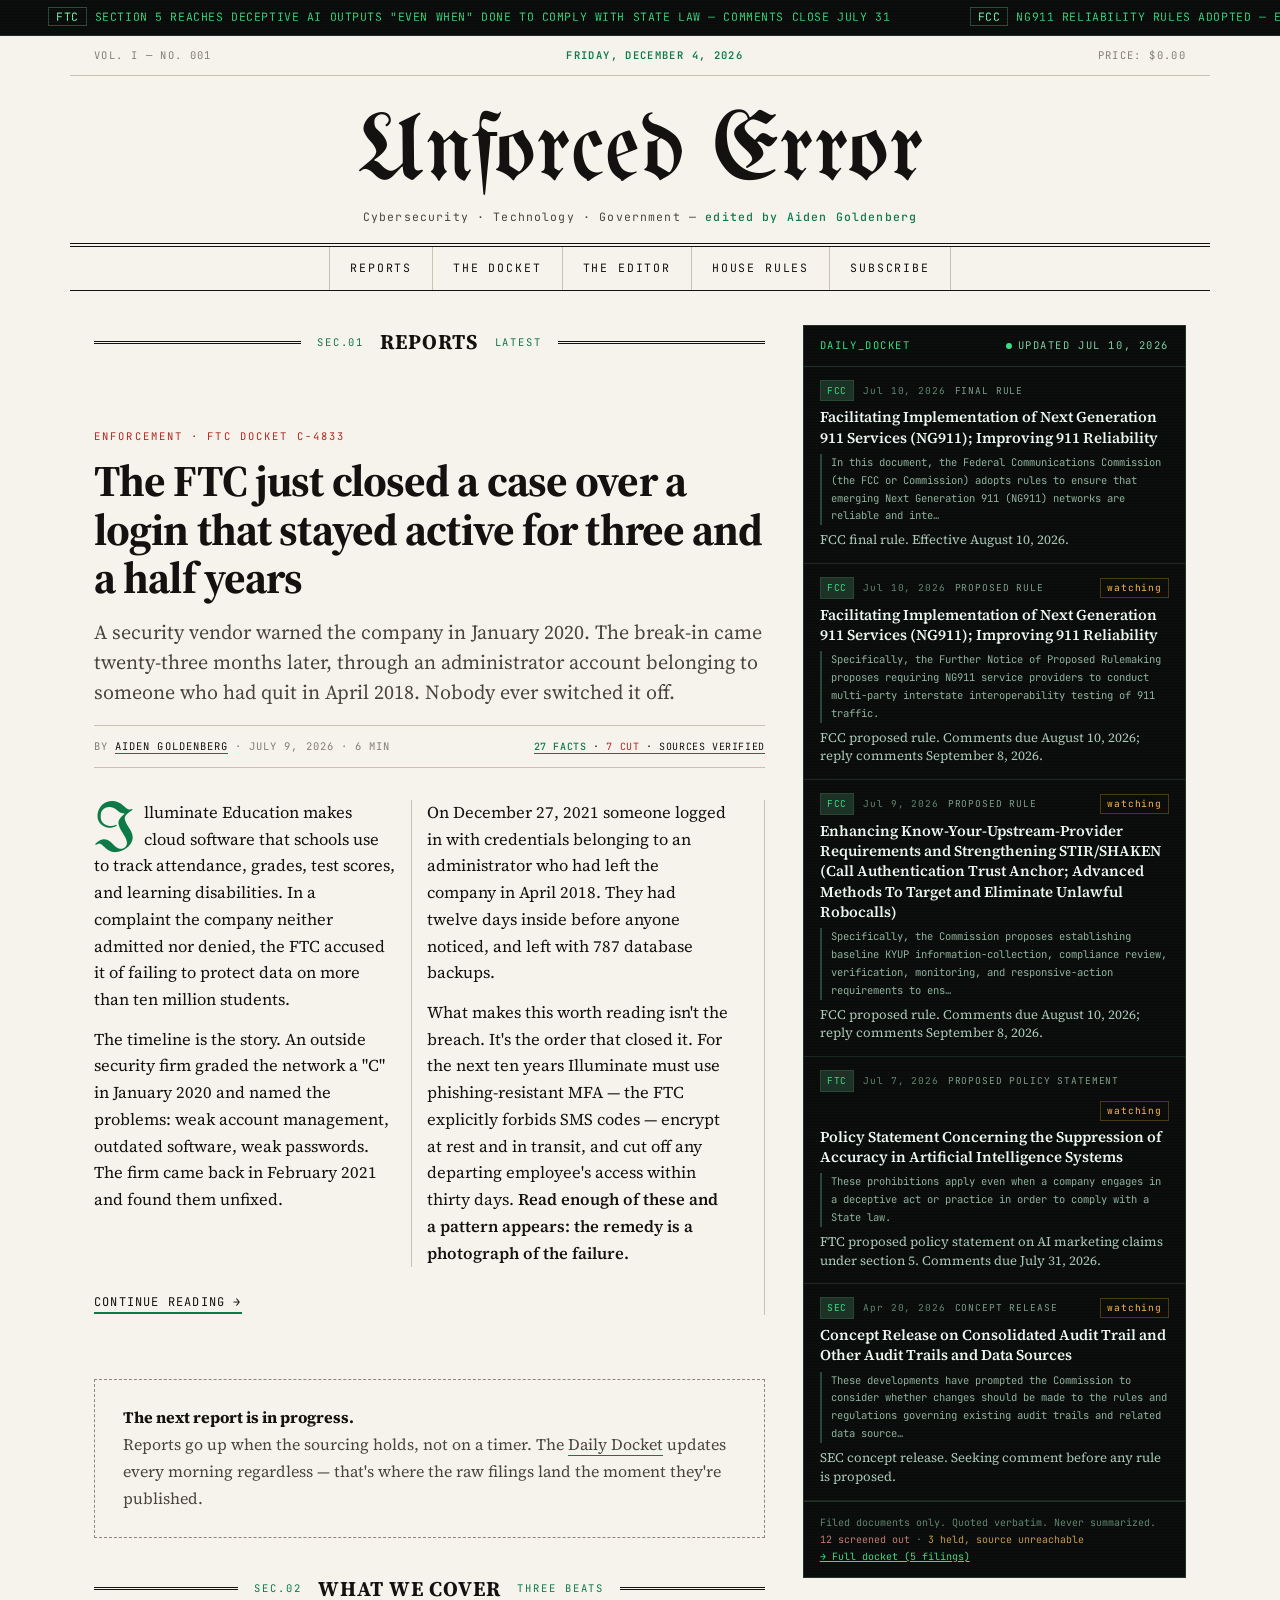
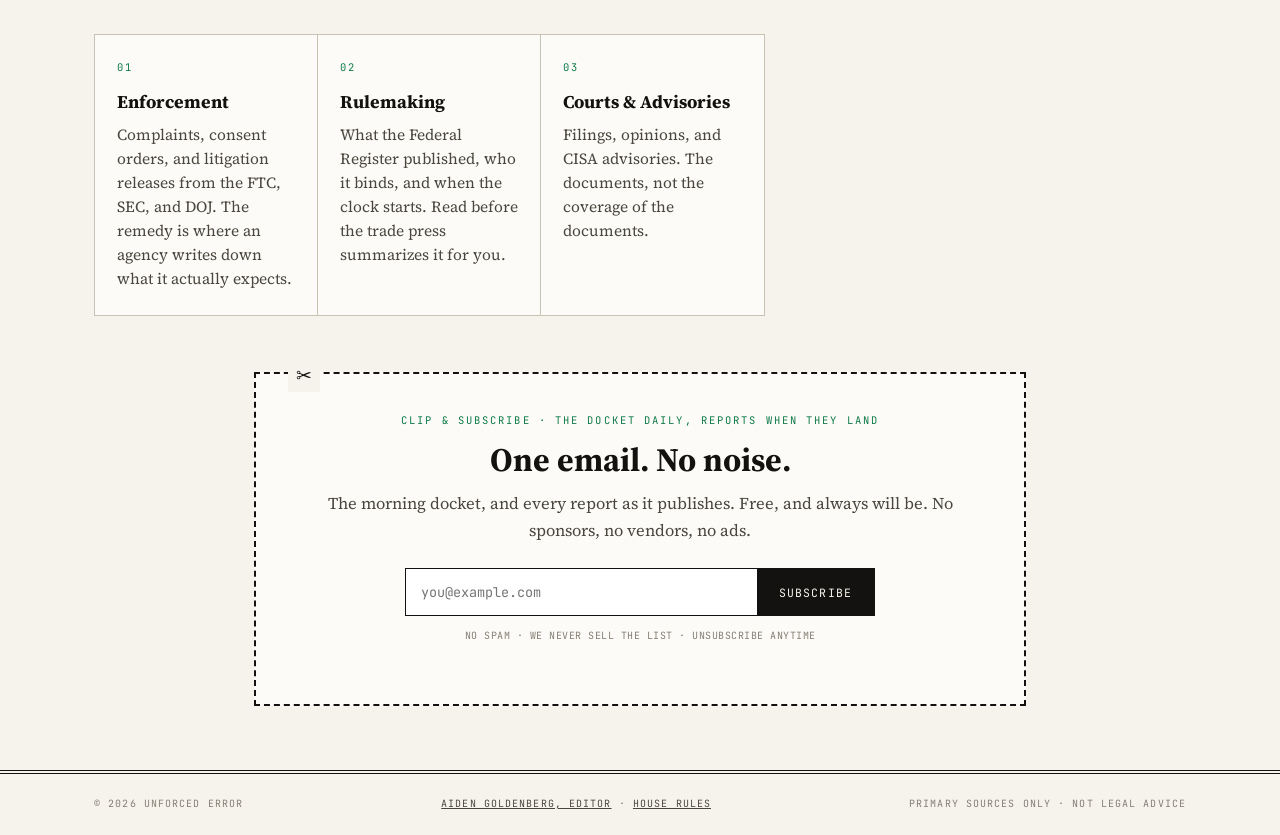
<file: repo 3/site/index.html>
<!DOCTYPE html>
<html lang="en">
<head>
<meta charset="UTF-8">
<meta name="viewport" content="width=device-width, initial-scale=1.0">
<title>Unforced Error — Cybersecurity, technology, and government</title>
<meta name="description" content="Reports and a daily docket on cybersecurity, technology, and government. Filings quoted, never summarized. Edited by Aiden Goldenberg.">
<meta property="og:title" content="Unforced Error">
<meta property="og:description" content="Cybersecurity, technology, and government — read from the filings themselves.">
<meta property="og:type" content="website">
<link rel="preconnect" href="https://fonts.googleapis.com">
<link rel="preconnect" href="https://fonts.gstatic.com" crossorigin>
<link href="https://fonts.googleapis.com/css2?family=UnifrakturMaguntia&family=Source+Serif+4:ital,opsz,wght@0,8..60,400;0,8..60,600;0,8..60,700;1,8..60,400&family=JetBrains+Mono:wght@400;500;600&display=swap" rel="stylesheet">
<link rel="stylesheet" href="assets/ue.css">
</head>
<body>

<div class="wire" aria-hidden="true">
  <div class="wire-track">
    <span><span class="tag">FTC</span>SECTION 5 REACHES DECEPTIVE AI OUTPUTS "EVEN WHEN" DONE TO COMPLY WITH STATE LAW — COMMENTS CLOSE JULY 31</span>
    <span><span class="tag">FCC</span>NG911 RELIABILITY RULES ADOPTED — EFFECTIVE AUGUST 10, 2026</span>
    <span><span class="tag">FCC</span>KNOW-YOUR-UPSTREAM-PROVIDER RULES PROPOSED FOR VOICE CARRIERS</span>
    <span><span class="tag">SEC</span>COMMISSION REOPENS SECURITY REQUIREMENTS FOR THE CONSOLIDATED AUDIT TRAIL</span>
    <span><span class="tag">DOCKET</span>5 PUBLISHED · 3 HELD, SOURCE UNREACHABLE · 12 SCREENED OUT</span>
    <span><span class="tag">FTC</span>SECTION 5 REACHES DECEPTIVE AI OUTPUTS "EVEN WHEN" DONE TO COMPLY WITH STATE LAW — COMMENTS CLOSE JULY 31</span>
    <span><span class="tag">FCC</span>NG911 RELIABILITY RULES ADOPTED — EFFECTIVE AUGUST 10, 2026</span>
    <span><span class="tag">FCC</span>KNOW-YOUR-UPSTREAM-PROVIDER RULES PROPOSED FOR VOICE CARRIERS</span>
    <span><span class="tag">SEC</span>COMMISSION REOPENS SECURITY REQUIREMENTS FOR THE CONSOLIDATED AUDIT TRAIL</span>
    <span><span class="tag">DOCKET</span>5 PUBLISHED · 3 HELD, SOURCE UNREACHABLE · 12 SCREENED OUT</span>
  </div>
</div>

<div class="dateline">
  <span>Vol. I — No. 001</span>
  <span class="mid" id="today">Read from the filings themselves</span>
  <span>Price: $0.00</span>
</div>

<header class="masthead">
  <a class="nameplate" href="index.html"><span class="g" data-t="Unforced Error">Unforced Error</span></a>
  <p class="tag">Cybersecurity · Technology · Government — <b>edited by Aiden Goldenberg</b></p>
</header>

<nav class="paper" aria-label="Sections">
  <a href="#reports">Reports</a>
  <a href="docket.html">The Docket</a>
  <a href="about.html">The Editor</a>
  <a href="house-rules.html">House Rules</a>
  <a href="#subscribe">Subscribe</a>
</nav>

<!-- SPLIT: reports left, live docket right -->
<div class="split">
  <main>
    <div class="secrule"><span class="secno">SEC.01</span><h2>Reports</h2><span class="secno">LATEST</span></div>

    <article style="margin-bottom:40px">
      <div class="eyebrow">Enforcement · FTC Docket C-4833</div>
      <h1 style="font-size:clamp(28px,3.9vw,44px);line-height:1.1;font-weight:700;letter-spacing:-.02em;margin-bottom:14px">
        <a href="reports/illuminate-ftc-order.html" style="text-decoration:none">The FTC just closed a case over a login that stayed active for three and a half years</a>
      </h1>
      <p style="font-size:20px;color:var(--ink-2);line-height:1.5;margin-bottom:18px">A security vendor warned the company in January 2020. The break-in came twenty-three months later, through an administrator account belonging to someone who had quit in April 2018. Nobody ever switched it off.</p>
      <div class="abyline">
        <span>By <a href="about.html">Aiden Goldenberg</a> · July 9, 2026 · 6 min</span>
        <span><a class="cred" href="checks/illuminate-ftc-order.html"><b>27 facts</b> · <i>7 cut</i> · sources verified</a></span>
      </div>
      <div class="lead">
        <div class="cols">
          <p>Illuminate Education makes cloud software that schools use to track attendance, grades, test scores, and learning disabilities. In a complaint the company neither admitted nor denied, the FTC accused it of failing to protect data on more than ten million students.</p>
          <p>The timeline is the story. An outside security firm graded the network a "C" in January 2020 and named the problems: weak account management, outdated software, weak passwords. The firm came back in February 2021 and found them unfixed.</p>
          <p>On December 27, 2021 someone logged in with credentials belonging to an administrator who had left the company in April 2018. They had twelve days inside before anyone noticed, and left with 787 database backups.</p>
          <p>What makes this worth reading isn't the breach. It's the order that closed it. For the next ten years Illuminate must use phishing-resistant MFA — the FTC explicitly forbids SMS codes — encrypt at rest and in transit, and cut off any departing employee's access within thirty days. <b>Read enough of these and a pattern appears: the remedy is a photograph of the failure.</b></p>
        </div>
        <p style="margin-top:18px"><a href="reports/illuminate-ftc-order.html" style="font-family:'JetBrains Mono',monospace;font-size:12px;letter-spacing:.1em;text-transform:uppercase;text-decoration:none;border-bottom:2px solid var(--green);padding-bottom:2px">Continue reading →</a></p>
      </div>
    </article>

    <div class="empty" style="margin-bottom:34px">
      <b>The next report is in progress.</b><br>
      Reports go up when the sourcing holds, not on a timer. The <a href="docket.html" style="border-bottom:1px solid var(--green);text-decoration:none">Daily Docket</a> updates every morning regardless — that's where the raw filings land the moment they're published.
    </div>

    <div class="secrule"><span class="secno">SEC.02</span><h2>What We Cover</h2><span class="secno">THREE BEATS</span></div>
    <div class="steps">
      <div class="step"><div class="n">01</div><h3>Enforcement</h3><p>Complaints, consent orders, and litigation releases from the FTC, SEC, and DOJ. The remedy is where an agency writes down what it actually expects.</p></div>
      <div class="step"><div class="n">02</div><h3>Rulemaking</h3><p>What the Federal Register published, who it binds, and when the clock starts. Read before the trade press summarizes it for you.</p></div>
      <div class="step"><div class="n">03</div><h3>Courts &amp; Advisories</h3><p>Filings, opinions, and CISA advisories. The documents, not the coverage of the documents.</p></div>
    </div>
  </main>

  <aside class="rail">
  <div class="docket">
    <div class="dk-h">
      <span>daily_docket</span>
      <span class="live"><i></i>updated Jul 10, 2026</span>
    </div>
    <a class="dk-item" href="https://www.federalregister.gov/documents/2026/07/10/2026-13998/facilitating-implementation-of-next-generation-911-services-ng911-improving-911-reliability" target="_blank" rel="noopener">
      <div class="dk-top">
        <span class="dk-ag">FCC</span>
        <span class="dk-dt">Jul 10, 2026</span>
        <span class="dk-ty">Final Rule</span>
        
      </div>
      <div class="dk-t verbatim">Facilitating Implementation of Next Generation 911 Services (NG911); Improving 911 Reliability</div>
      <div class="dk-q verbatim">In this document, the Federal Communications Commission (the FCC or Commission) adopts rules to ensure that emerging Next Generation 911 (NG911) networks are reliable and inte…</div>
      <div class="dk-w">FCC final rule. Effective August 10, 2026.</div>
    </a><a class="dk-item" href="https://www.federalregister.gov/documents/2026/07/10/2026-13999/facilitating-implementation-of-next-generation-911-services-ng911-improving-911-reliability" target="_blank" rel="noopener">
      <div class="dk-top">
        <span class="dk-ag">FCC</span>
        <span class="dk-dt">Jul 10, 2026</span>
        <span class="dk-ty">Proposed Rule</span>
        <span class="dk-watch">watching</span>
      </div>
      <div class="dk-t verbatim">Facilitating Implementation of Next Generation 911 Services (NG911); Improving 911 Reliability</div>
      <div class="dk-q verbatim">Specifically, the Further Notice of Proposed Rulemaking proposes requiring NG911 service providers to conduct multi-party interstate interoperability testing of 911 traffic.</div>
      <div class="dk-w">FCC proposed rule. Comments due August 10, 2026; reply comments September 8, 2026.</div>
    </a><a class="dk-item" href="https://www.federalregister.gov/documents/2026/07/09/2026-13874/enhancing-know-your-upstream-provider-requirements-and-strengthening-stirshaken-call-authentication" target="_blank" rel="noopener">
      <div class="dk-top">
        <span class="dk-ag">FCC</span>
        <span class="dk-dt">Jul 9, 2026</span>
        <span class="dk-ty">Proposed Rule</span>
        <span class="dk-watch">watching</span>
      </div>
      <div class="dk-t verbatim">Enhancing Know-Your-Upstream-Provider Requirements and Strengthening STIR/SHAKEN (Call Authentication Trust Anchor; Advanced Methods To Target and Eliminate Unlawful Robocalls)</div>
      <div class="dk-q verbatim">Specifically, the Commission proposes establishing baseline KYUP information-collection, compliance review, verification, monitoring, and responsive-action requirements to ens…</div>
      <div class="dk-w">FCC proposed rule. Comments due August 10, 2026; reply comments September 8, 2026.</div>
    </a><a class="dk-item" href="https://www.federalregister.gov/documents/2026/07/07/2026-13628/policy-statement-concerning-the-suppression-of-accuracy-in-artificial-intelligence-systems" target="_blank" rel="noopener">
      <div class="dk-top">
        <span class="dk-ag">FTC</span>
        <span class="dk-dt">Jul 7, 2026</span>
        <span class="dk-ty">Proposed Policy Statement</span>
        <span class="dk-watch">watching</span>
      </div>
      <div class="dk-t verbatim">Policy Statement Concerning the Suppression of Accuracy in Artificial Intelligence Systems</div>
      <div class="dk-q verbatim">These prohibitions apply even when a company engages in a deceptive act or practice in order to comply with a State law.</div>
      <div class="dk-w">FTC proposed policy statement on AI marketing claims under section 5. Comments due July 31, 2026.</div>
    </a><a class="dk-item" href="https://www.federalregister.gov/documents/2026/04/20/2026-07651/concept-release-on-consolidated-audit-trail-and-other-audit-trails-and-data-sources" target="_blank" rel="noopener">
      <div class="dk-top">
        <span class="dk-ag">SEC</span>
        <span class="dk-dt">Apr 20, 2026</span>
        <span class="dk-ty">Concept Release</span>
        <span class="dk-watch">watching</span>
      </div>
      <div class="dk-t verbatim">Concept Release on Consolidated Audit Trail and Other Audit Trails and Data Sources</div>
      <div class="dk-q verbatim">These developments have prompted the Commission to consider whether changes should be made to the rules and regulations governing existing audit trails and related data source…</div>
      <div class="dk-w">SEC concept release. Seeking comment before any rule is proposed.</div>
    </a>
    <div class="dk-f">
      Filed documents only. Quoted verbatim. Never summarized.<br>
      <span class="killed">12 screened out</span> · <span style="color:#C89A4A">3 held, source unreachable</span><br>
      <a href="docket.html">→ Full docket (5 filings)</a>
    </div>
  </div>
</aside>
</div>

<!-- SUBSCRIBE -->
<div class="sub-wrap" id="subscribe">
  <div class="coupon">
    <span class="sc" aria-hidden="true">✂</span>
    <div class="ey">Clip &amp; Subscribe · The docket daily, reports when they land</div>
    <h2>One email. No noise.</h2>
    <p class="s">The morning docket, and every report as it publishes. Free, and always will be. No sponsors, no vendors, no ads.</p>
    <form name="subscribe" method="POST" data-netlify="true" netlify-honeypot="bot-field" id="subform">
      <input type="hidden" name="form-name" value="subscribe">
      <p style="display:none"><label>Leave blank: <input name="bot-field"></label></p>
      <input type="email" name="email" required placeholder="you@example.com" aria-label="Email address">
      <button type="submit">Subscribe</button>
    </form>
    <p class="fine">NO SPAM · WE NEVER SELL THE LIST · UNSUBSCRIBE ANYTIME</p>
    <p class="msg" id="formmsg" role="status"></p>
  </div>
</div>

<footer>
  <div class="foot">
    <span>© 2026 Unforced Error</span>
    <span><a href="about.html">Aiden Goldenberg, Editor</a> · <a href="house-rules.html">House Rules</a></span>
    <span>Primary sources only · Not legal advice</span>
  </div>
</footer>

<script>
(function(){
  var d=new Date();
  var days=["SUNDAY","MONDAY","TUESDAY","WEDNESDAY","THURSDAY","FRIDAY","SATURDAY"];
  var mo=["JANUARY","FEBRUARY","MARCH","APRIL","MAY","JUNE","JULY","AUGUST","SEPTEMBER","OCTOBER","NOVEMBER","DECEMBER"];
  document.getElementById("today").textContent=days[d.getDay()]+", "+mo[d.getMonth()]+" "+d.getDate()+", "+d.getFullYear();
  var f=document.getElementById("subform"), msg=document.getElementById("formmsg");
  f.addEventListener("submit",function(e){
    e.preventDefault();
    fetch("/",{method:"POST",headers:{"Content-Type":"application/x-www-form-urlencoded"},
      body:new URLSearchParams(new FormData(f)).toString()})
      .then(function(r){ if(!r.ok) throw new Error("no");
        f.querySelector("button").textContent="SUBSCRIBED ✓";
        msg.style.color="var(--green)"; msg.textContent="You're on the list."; })
      .catch(function(){ msg.textContent="Signups aren't connected on this host yet. Your address was NOT saved."; });
  });
})();
</script>
</body>
</html>
</file>
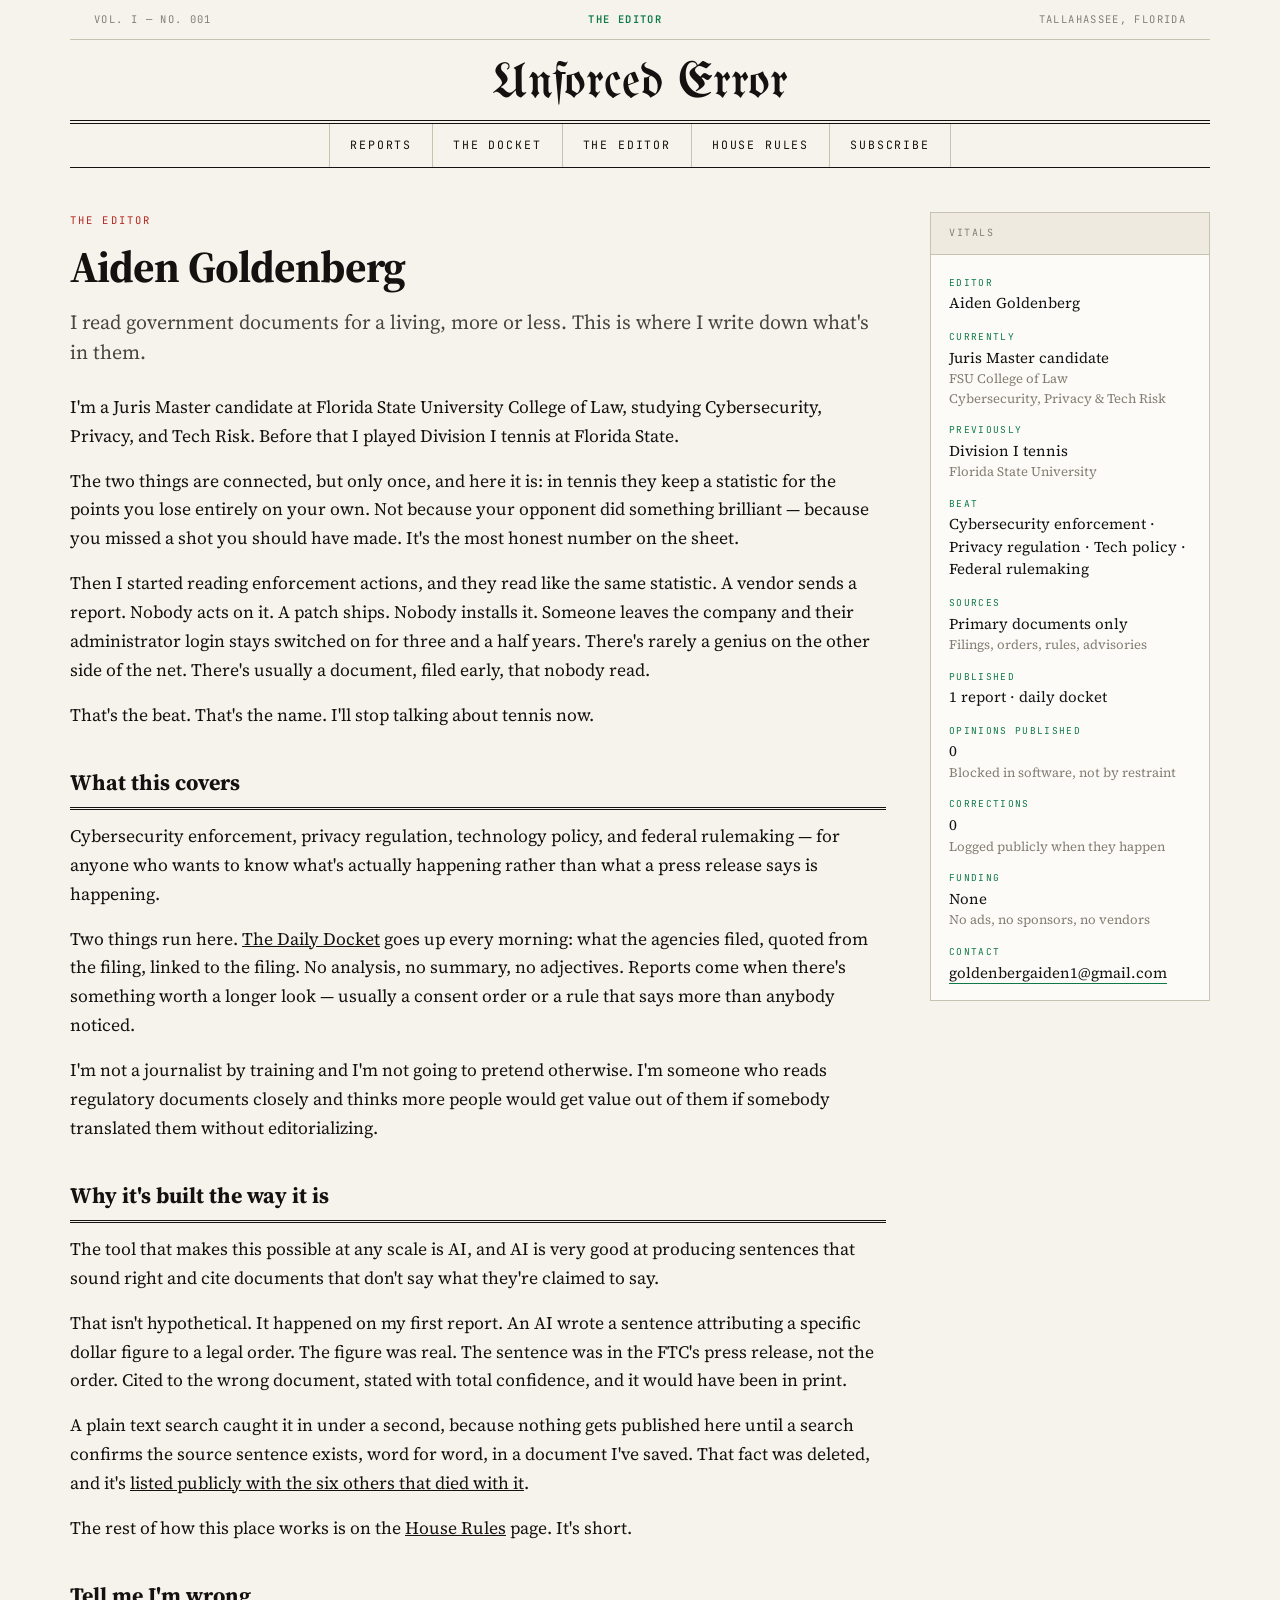
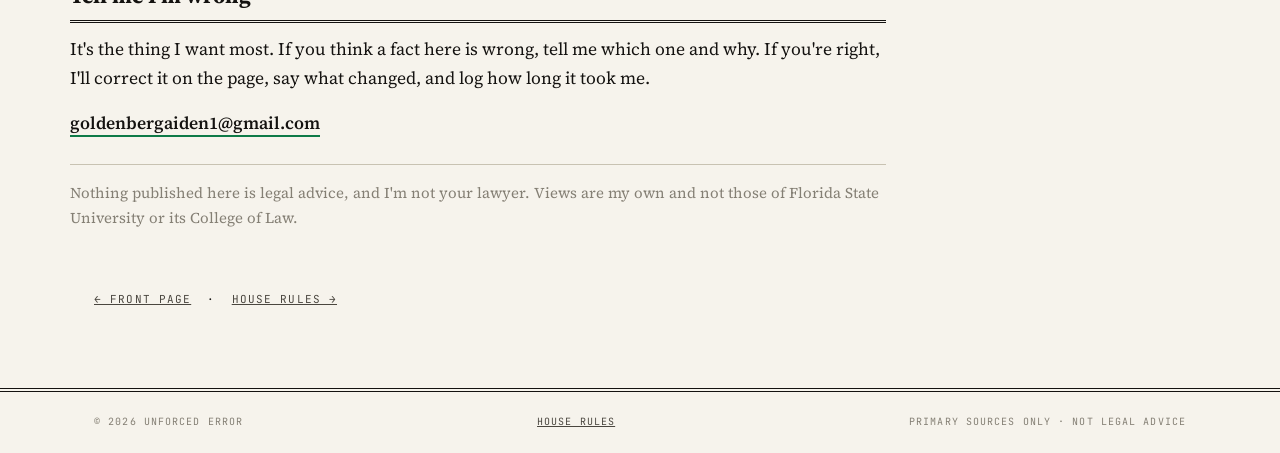
<file: repo 3/site/about.html>
<!DOCTYPE html>
<html lang="en">
<head>
<meta charset="UTF-8">
<meta name="viewport" content="width=device-width, initial-scale=1.0">
<title>Aiden Goldenberg — Editor | Unforced Error</title>
<meta name="description" content="Aiden Goldenberg edits Unforced Error. Juris Master candidate in Cybersecurity, Privacy, and Tech Risk at Florida State University College of Law.">
<meta property="og:title" content="Aiden Goldenberg — Editor, Unforced Error">
<meta property="og:description" content="Who writes this, what it covers, and who is accountable for it.">
<link rel="preconnect" href="https://fonts.googleapis.com">
<link rel="preconnect" href="https://fonts.gstatic.com" crossorigin>
<link href="https://fonts.googleapis.com/css2?family=UnifrakturMaguntia&family=Source+Serif+4:ital,opsz,wght@0,8..60,400;0,8..60,600;0,8..60,700;1,8..60,400&family=JetBrains+Mono:wght@400;500;600&display=swap" rel="stylesheet">
<link rel="stylesheet" href="assets/ue.css">
</head>
<body>

<div class="dateline">
  <span>Vol. I — No. 001</span>
  <span class="mid">The Editor</span>
  <span>Tallahassee, Florida</span>
</div>

<header class="masthead small">
  <a class="nameplate" href="index.html"><span class="g" data-t="Unforced Error">Unforced Error</span></a>
</header>

<nav class="paper" aria-label="Sections">
  <a href="index.html#reports">Reports</a>
  <a href="docket.html">The Docket</a>
  <a href="about.html">The Editor</a>
  <a href="house-rules.html">House Rules</a>
  <a href="index.html#subscribe">Subscribe</a>
</nav>

<div class="wrap author">
  <div>
    <div class="eyebrow">The Editor</div>
    <h1>Aiden Goldenberg</h1>
    <p class="stand">I read government documents for a living, more or less. This is where I write down what's in them.</p>

    <p>I'm a Juris Master candidate at Florida State University College of Law, studying Cybersecurity, Privacy, and Tech Risk. Before that I played Division I tennis at Florida State.</p>

    <p>The two things are connected, but only once, and here it is: in tennis they keep a statistic for the points you lose entirely on your own. Not because your opponent did something brilliant — because you missed a shot you should have made. It's the most honest number on the sheet.</p>

    <p>Then I started reading enforcement actions, and they read like the same statistic. A vendor sends a report. Nobody acts on it. A patch ships. Nobody installs it. Someone leaves the company and their administrator login stays switched on for three and a half years. There's rarely a genius on the other side of the net. There's usually a document, filed early, that nobody read.</p>

    <p>That's the beat. That's the name. I'll stop talking about tennis now.</p>

    <h2>What this covers</h2>

    <p>Cybersecurity enforcement, privacy regulation, technology policy, and federal rulemaking — for anyone who wants to know what's actually happening rather than what a press release says is happening.</p>

    <p>Two things run here. <a href="docket.html">The Daily Docket</a> goes up every morning: what the agencies filed, quoted from the filing, linked to the filing. No analysis, no summary, no adjectives. Reports come when there's something worth a longer look — usually a consent order or a rule that says more than anybody noticed.</p>

    <p>I'm not a journalist by training and I'm not going to pretend otherwise. I'm someone who reads regulatory documents closely and thinks more people would get value out of them if somebody translated them without editorializing.</p>

    <h2>Why it's built the way it is</h2>

    <p>The tool that makes this possible at any scale is AI, and AI is very good at producing sentences that sound right and cite documents that don't say what they're claimed to say.</p>

    <p>That isn't hypothetical. It happened on my first report. An AI wrote a sentence attributing a specific dollar figure to a legal order. The figure was real. The sentence was in the FTC's press release, not the order. Cited to the wrong document, stated with total confidence, and it would have been in print.</p>

    <p>A plain text search caught it in under a second, because nothing gets published here until a search confirms the source sentence exists, word for word, in a document I've saved. That fact was deleted, and it's <a href="checks/illuminate-ftc-order.html">listed publicly with the six others that died with it</a>.</p>

    <p>The rest of how this place works is on the <a href="house-rules.html">House Rules</a> page. It's short.</p>

    <h2>Tell me I'm wrong</h2>

    <p>It's the thing I want most. If you think a fact here is wrong, tell me which one and why. If you're right, I'll correct it on the page, say what changed, and log how long it took me.</p>

    <p style="margin-bottom:26px"><a href="mailto:goldenbergaiden1@gmail.com" style="border-bottom:2px solid var(--green);text-decoration:none;font-weight:600">goldenbergaiden1@gmail.com</a></p>

    <p style="font-size:15px;color:var(--ink-3);border-top:1px solid var(--rule);padding-top:16px">Nothing published here is legal advice, and I'm not your lawyer. Views are my own and not those of Florida State University or its College of Law.</p>
  </div>

  <aside class="vitals">
    <div class="h">Vitals</div>
    <dl>
      <dt>Editor</dt>
      <dd>Aiden Goldenberg</dd>

      <dt>Currently</dt>
      <dd>Juris Master candidate
        <small>FSU College of Law</small>
        <small>Cybersecurity, Privacy &amp; Tech Risk</small>
      </dd>

      <dt>Previously</dt>
      <dd>Division I tennis
        <small>Florida State University</small>
      </dd>

      <dt>Beat</dt>
      <dd>Cybersecurity enforcement · Privacy regulation · Tech policy · Federal rulemaking</dd>

      <dt>Sources</dt>
      <dd>Primary documents only
        <small>Filings, orders, rules, advisories</small>
      </dd>

      <dt>Published</dt>
      <dd>1 report · daily docket</dd>

      <dt>Opinions published</dt>
      <dd>0 <small>Blocked in software, not by restraint</small></dd>

      <dt>Corrections</dt>
      <dd>0 <small>Logged publicly when they happen</small></dd>

      <dt>Funding</dt>
      <dd>None
        <small>No ads, no sponsors, no vendors</small>
      </dd>

      <dt>Contact</dt>
      <dd><a href="mailto:goldenbergaiden1@gmail.com" style="border-bottom:1px solid var(--green);text-decoration:none">goldenbergaiden1@<wbr>gmail.com</a></dd>
    </dl>
  </aside>
</div>

<div class="wrap navback"><a href="index.html">← Front page</a> &nbsp;·&nbsp; <a href="house-rules.html">House Rules →</a></div>

<footer>
  <div class="foot">
    <span>© 2026 Unforced Error</span>
    <span><a href="house-rules.html">House Rules</a></span>
    <span>Primary sources only · Not legal advice</span>
  </div>
</footer>
</body>
</html>
</file>
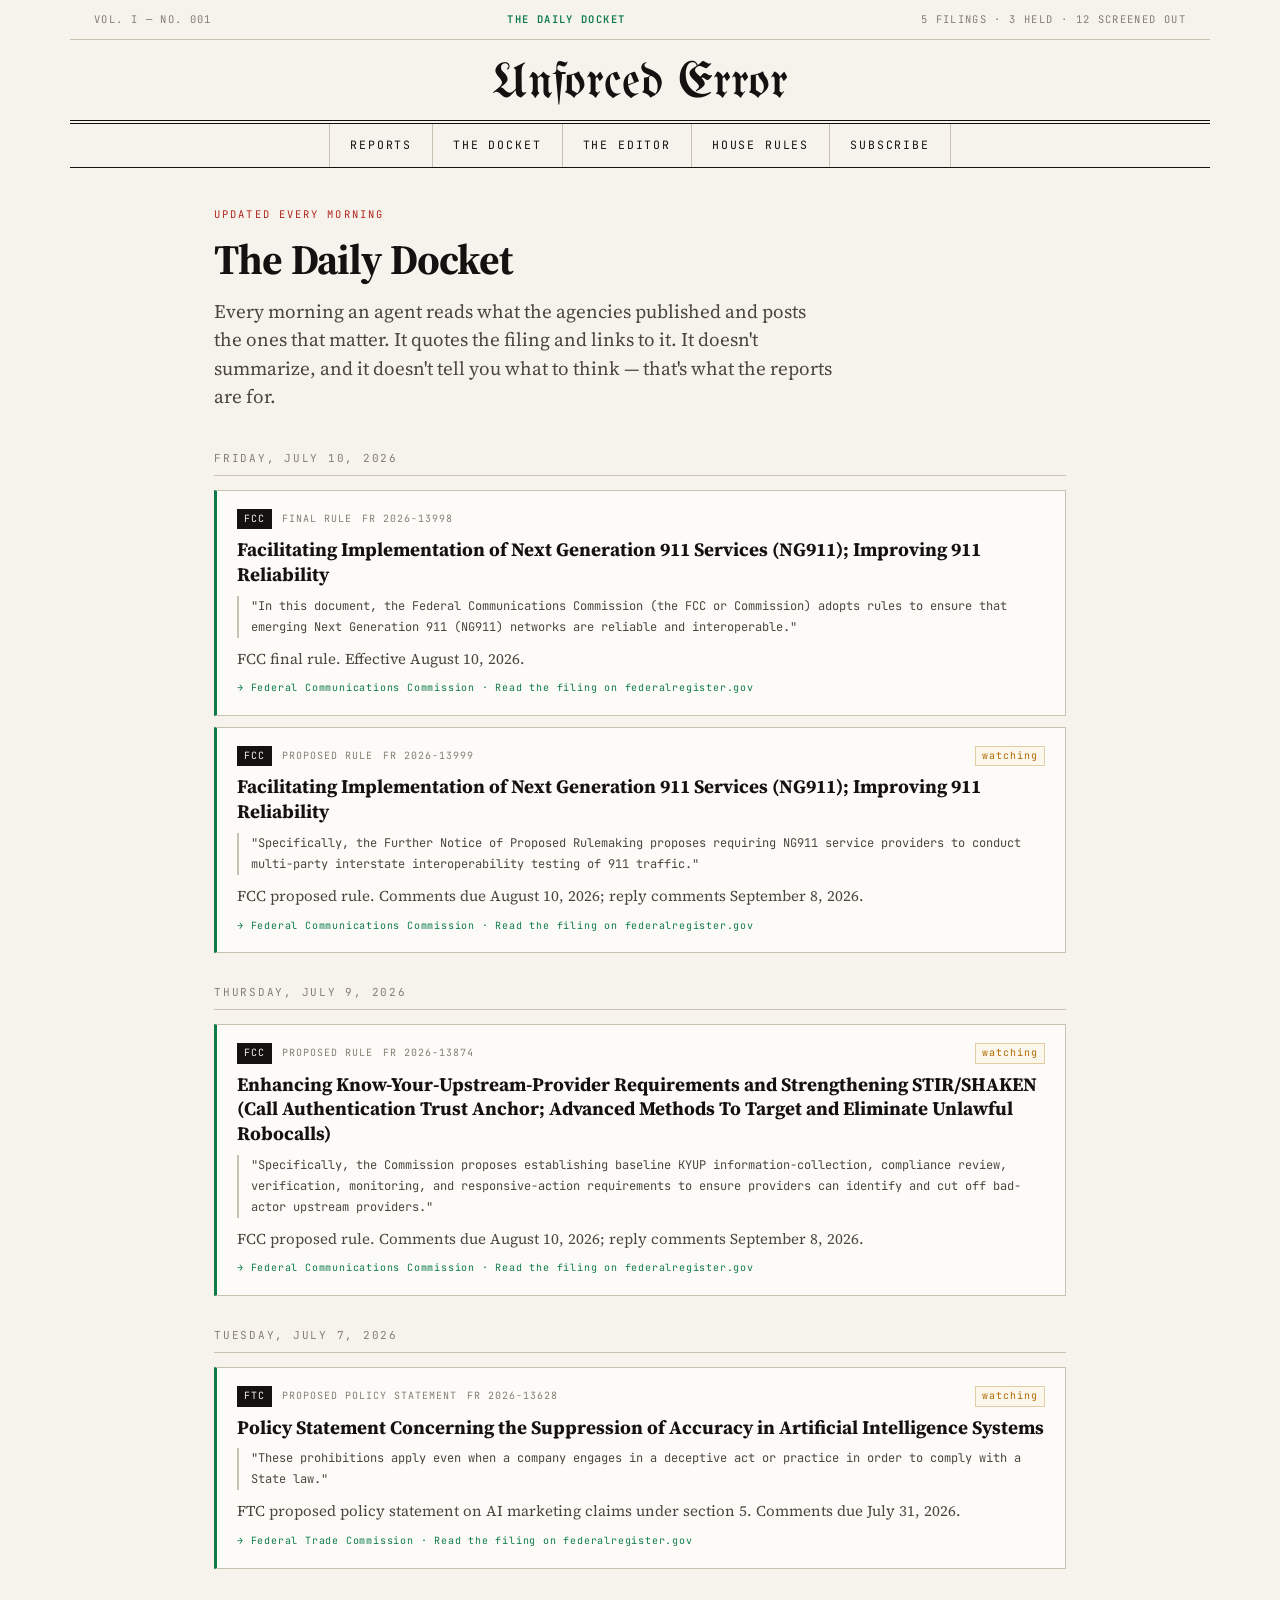
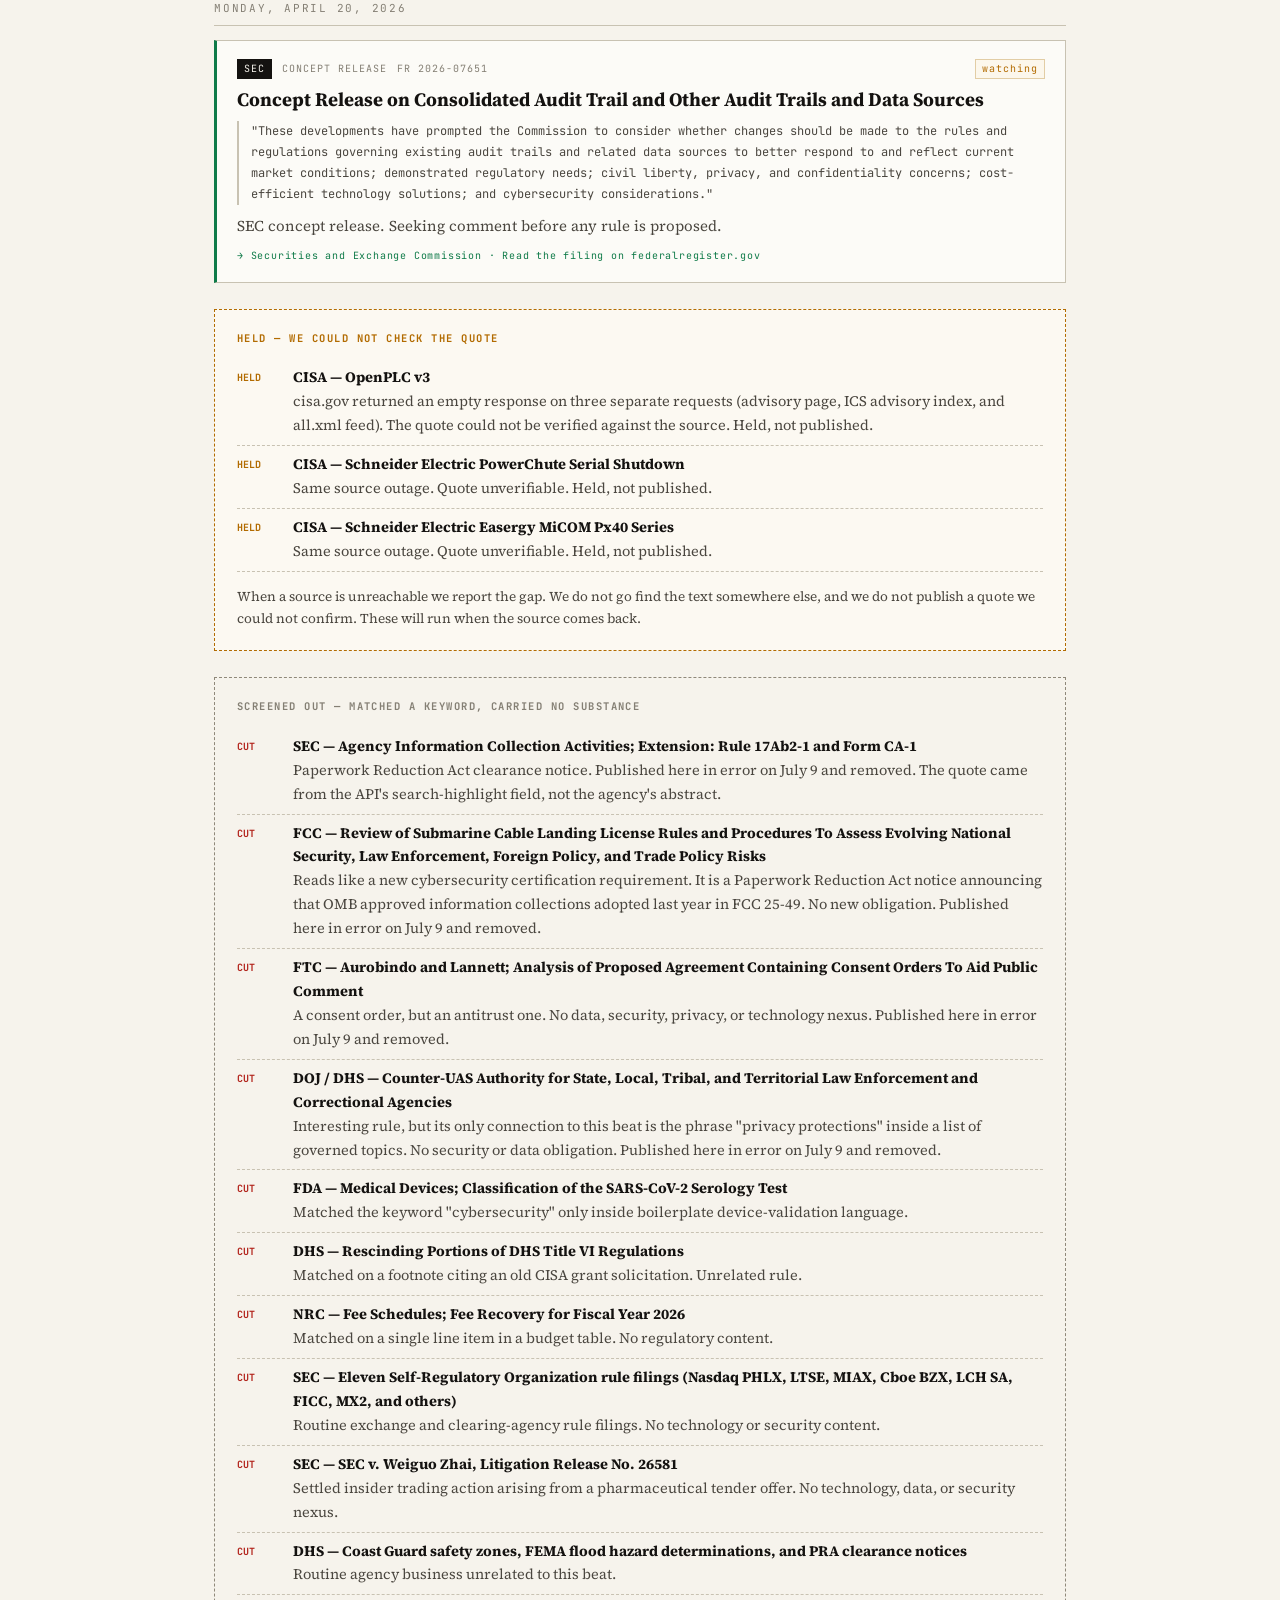
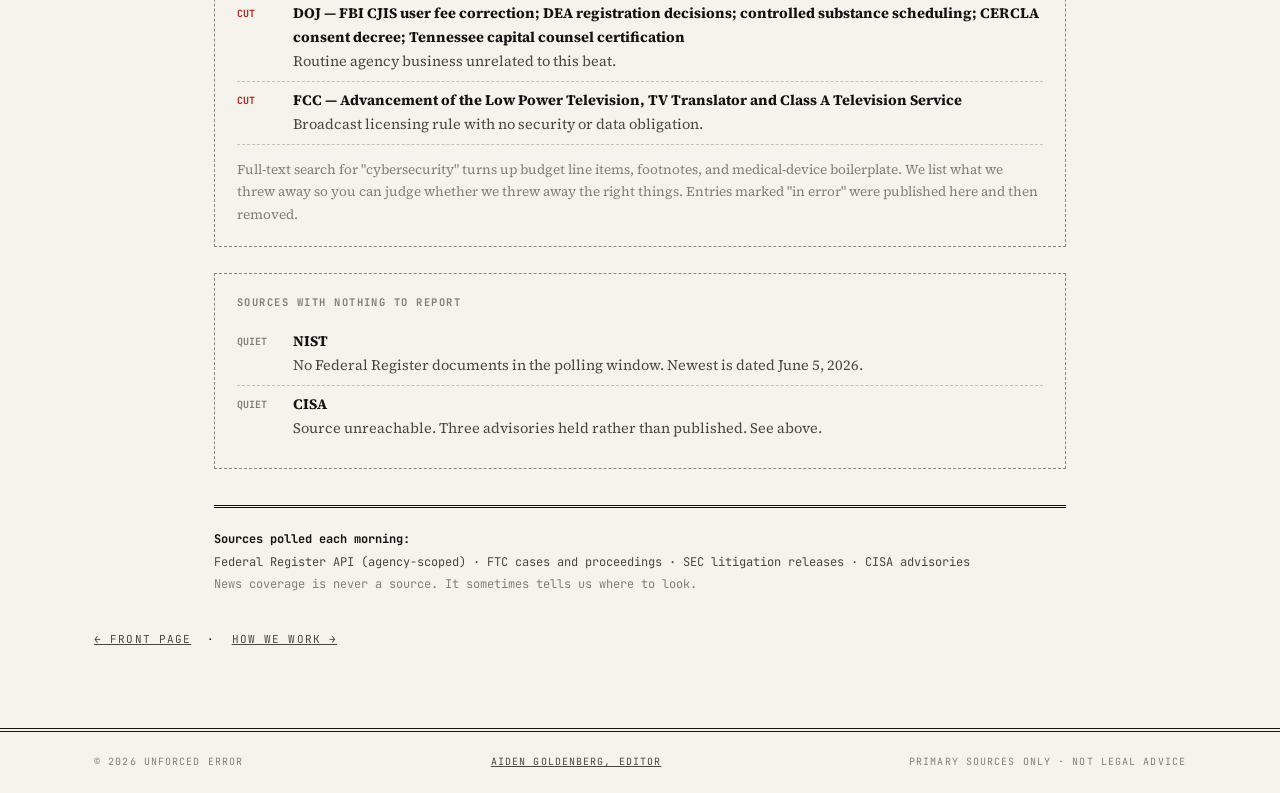
<file: repo 3/site/docket.html>
<!DOCTYPE html>
<html lang="en"><head>
<meta charset="UTF-8"><meta name="viewport" content="width=device-width, initial-scale=1.0">
<title>The Daily Docket | Unforced Error</title>
<meta name="description" content="What the agencies filed, quoted from the filings themselves. Updated every morning.">
<link rel="preconnect" href="https://fonts.googleapis.com"><link rel="preconnect" href="https://fonts.gstatic.com" crossorigin>
<link href="https://fonts.googleapis.com/css2?family=UnifrakturMaguntia&family=Source+Serif+4:ital,opsz,wght@0,8..60,400;0,8..60,600;0,8..60,700;1,8..60,400&family=JetBrains+Mono:wght@400;500;600&display=swap" rel="stylesheet">
<link rel="stylesheet" href="assets/ue.css">
</head><body>

<div class="dateline">
  <span>Vol. I — No. 001</span>
  <span class="mid">The Daily Docket</span>
  <span>5 filings · 3 held · 12 screened out</span>
</div>

<header class="masthead small">
  <a class="nameplate" href="index.html"><span class="g" data-t="Unforced Error">Unforced Error</span></a>
</header>

<nav class="paper" aria-label="Sections">
  <a href="index.html#reports">Reports</a>
  <a href="docket.html">The Docket</a>
  <a href="about.html">The Editor</a>
  <a href="house-rules.html">House Rules</a>
  <a href="index.html#subscribe">Subscribe</a>
</nav>

<div class="dkpage">
  <div style="padding:38px 0 8px">
    <div class="eyebrow">Updated every morning</div>
    <h1 style="font-size:clamp(28px,4.2vw,42px);font-weight:700;letter-spacing:-.02em;line-height:1.12;margin-bottom:14px">The Daily Docket</h1>
    <p style="font-size:19px;color:var(--ink-2);line-height:1.5;max-width:62ch">Every morning an agent reads what the agencies published and posts the ones that matter. It quotes the filing and links to it. It doesn't summarize, and it doesn't tell you what to think — that's what the reports are for.</p>
  </div>

  <div class="dkday">FRIDAY, JULY 10, 2026</div><a class="dkrow" href="https://www.federalregister.gov/documents/2026/07/10/2026-13998/facilitating-implementation-of-next-generation-911-services-ng911-improving-911-reliability" target="_blank" rel="noopener">
        <div class="top">
          <span class="ag">FCC</span>
          <span class="ty">Final Rule</span>
          <span class="dt">FR 2026-13998</span>
          
        </div>
        <h3 class="verbatim">Facilitating Implementation of Next Generation 911 Services (NG911); Improving 911 Reliability</h3>
        <blockquote class="verbatim">"In this document, the Federal Communications Commission (the FCC or Commission) adopts rules to ensure that emerging Next Generation 911 (NG911) networks are reliable and interoperable."</blockquote>
        <div class="wy">FCC final rule. Effective August 10, 2026.</div>
        <div class="lk">→ Federal Communications Commission · Read the filing on federalregister.gov</div>
      </a><a class="dkrow" href="https://www.federalregister.gov/documents/2026/07/10/2026-13999/facilitating-implementation-of-next-generation-911-services-ng911-improving-911-reliability" target="_blank" rel="noopener">
        <div class="top">
          <span class="ag">FCC</span>
          <span class="ty">Proposed Rule</span>
          <span class="dt">FR 2026-13999</span>
          <span class="wt">watching</span>
        </div>
        <h3 class="verbatim">Facilitating Implementation of Next Generation 911 Services (NG911); Improving 911 Reliability</h3>
        <blockquote class="verbatim">"Specifically, the Further Notice of Proposed Rulemaking proposes requiring NG911 service providers to conduct multi-party interstate interoperability testing of 911 traffic."</blockquote>
        <div class="wy">FCC proposed rule. Comments due August 10, 2026; reply comments September 8, 2026.</div>
        <div class="lk">→ Federal Communications Commission · Read the filing on federalregister.gov</div>
      </a><div class="dkday">THURSDAY, JULY 9, 2026</div><a class="dkrow" href="https://www.federalregister.gov/documents/2026/07/09/2026-13874/enhancing-know-your-upstream-provider-requirements-and-strengthening-stirshaken-call-authentication" target="_blank" rel="noopener">
        <div class="top">
          <span class="ag">FCC</span>
          <span class="ty">Proposed Rule</span>
          <span class="dt">FR 2026-13874</span>
          <span class="wt">watching</span>
        </div>
        <h3 class="verbatim">Enhancing Know-Your-Upstream-Provider Requirements and Strengthening STIR/SHAKEN (Call Authentication Trust Anchor; Advanced Methods To Target and Eliminate Unlawful Robocalls)</h3>
        <blockquote class="verbatim">"Specifically, the Commission proposes establishing baseline KYUP information-collection, compliance review, verification, monitoring, and responsive-action requirements to ensure providers can identify and cut off bad-actor upstream providers."</blockquote>
        <div class="wy">FCC proposed rule. Comments due August 10, 2026; reply comments September 8, 2026.</div>
        <div class="lk">→ Federal Communications Commission · Read the filing on federalregister.gov</div>
      </a><div class="dkday">TUESDAY, JULY 7, 2026</div><a class="dkrow" href="https://www.federalregister.gov/documents/2026/07/07/2026-13628/policy-statement-concerning-the-suppression-of-accuracy-in-artificial-intelligence-systems" target="_blank" rel="noopener">
        <div class="top">
          <span class="ag">FTC</span>
          <span class="ty">Proposed Policy Statement</span>
          <span class="dt">FR 2026-13628</span>
          <span class="wt">watching</span>
        </div>
        <h3 class="verbatim">Policy Statement Concerning the Suppression of Accuracy in Artificial Intelligence Systems</h3>
        <blockquote class="verbatim">"These prohibitions apply even when a company engages in a deceptive act or practice in order to comply with a State law."</blockquote>
        <div class="wy">FTC proposed policy statement on AI marketing claims under section 5. Comments due July 31, 2026.</div>
        <div class="lk">→ Federal Trade Commission · Read the filing on federalregister.gov</div>
      </a><div class="dkday">MONDAY, APRIL 20, 2026</div><a class="dkrow" href="https://www.federalregister.gov/documents/2026/04/20/2026-07651/concept-release-on-consolidated-audit-trail-and-other-audit-trails-and-data-sources" target="_blank" rel="noopener">
        <div class="top">
          <span class="ag">SEC</span>
          <span class="ty">Concept Release</span>
          <span class="dt">FR 2026-07651</span>
          <span class="wt">watching</span>
        </div>
        <h3 class="verbatim">Concept Release on Consolidated Audit Trail and Other Audit Trails and Data Sources</h3>
        <blockquote class="verbatim">"These developments have prompted the Commission to consider whether changes should be made to the rules and regulations governing existing audit trails and related data sources to better respond to and reflect current market conditions; demonstrated regulatory needs; civil liberty, privacy, and confidentiality concerns; cost-efficient technology solutions; and cybersecurity considerations."</blockquote>
        <div class="wy">SEC concept release. Seeking comment before any rule is proposed.</div>
        <div class="lk">→ Securities and Exchange Commission · Read the filing on federalregister.gov</div>
      </a>

  <div class="screened" style="border-color:var(--amber);background:#FCF9F2">
    <h4 style="color:var(--amber)">Held — we could not check the quote</h4>
    <div class="sr"><b style="color:var(--amber)">HELD</b><div><b style="color:var(--ink);font-family:inherit;font-size:14.5px">CISA — OpenPLC v3</b><br>cisa.gov returned an empty response on three separate requests (advisory page, ICS advisory index, and all.xml feed). The quote could not be verified against the source. Held, not published.</div></div><div class="sr"><b style="color:var(--amber)">HELD</b><div><b style="color:var(--ink);font-family:inherit;font-size:14.5px">CISA — Schneider Electric PowerChute Serial Shutdown</b><br>Same source outage. Quote unverifiable. Held, not published.</div></div><div class="sr"><b style="color:var(--amber)">HELD</b><div><b style="color:var(--ink);font-family:inherit;font-size:14.5px">CISA — Schneider Electric Easergy MiCOM Px40 Series</b><br>Same source outage. Quote unverifiable. Held, not published.</div></div>
    <p style="margin-top:14px;font-size:13.5px;color:var(--ink-2)">
      When a source is unreachable we report the gap. We do not go find the text somewhere else,
      and we do not publish a quote we could not confirm. These will run when the source comes back.
    </p>
  </div>

  <div class="screened">
    <h4>Screened out — matched a keyword, carried no substance</h4>
    <div class="sr"><b>CUT</b><div><b style="color:var(--ink);font-family:inherit;font-size:14.5px">SEC — Agency Information Collection Activities; Extension: Rule 17Ab2-1 and Form CA-1</b><br>Paperwork Reduction Act clearance notice. Published here in error on July 9 and removed. The quote came from the API&#x27;s search-highlight field, not the agency&#x27;s abstract.</div></div><div class="sr"><b>CUT</b><div><b style="color:var(--ink);font-family:inherit;font-size:14.5px">FCC — Review of Submarine Cable Landing License Rules and Procedures To Assess Evolving National Security, Law Enforcement, Foreign Policy, and Trade Policy Risks</b><br>Reads like a new cybersecurity certification requirement. It is a Paperwork Reduction Act notice announcing that OMB approved information collections adopted last year in FCC 25-49. No new obligation. Published here in error on July 9 and removed.</div></div><div class="sr"><b>CUT</b><div><b style="color:var(--ink);font-family:inherit;font-size:14.5px">FTC — Aurobindo and Lannett; Analysis of Proposed Agreement Containing Consent Orders To Aid Public Comment</b><br>A consent order, but an antitrust one. No data, security, privacy, or technology nexus. Published here in error on July 9 and removed.</div></div><div class="sr"><b>CUT</b><div><b style="color:var(--ink);font-family:inherit;font-size:14.5px">DOJ / DHS — Counter-UAS Authority for State, Local, Tribal, and Territorial Law Enforcement and Correctional Agencies</b><br>Interesting rule, but its only connection to this beat is the phrase &quot;privacy protections&quot; inside a list of governed topics. No security or data obligation. Published here in error on July 9 and removed.</div></div><div class="sr"><b>CUT</b><div><b style="color:var(--ink);font-family:inherit;font-size:14.5px">FDA — Medical Devices; Classification of the SARS-CoV-2 Serology Test</b><br>Matched the keyword &quot;cybersecurity&quot; only inside boilerplate device-validation language.</div></div><div class="sr"><b>CUT</b><div><b style="color:var(--ink);font-family:inherit;font-size:14.5px">DHS — Rescinding Portions of DHS Title VI Regulations</b><br>Matched on a footnote citing an old CISA grant solicitation. Unrelated rule.</div></div><div class="sr"><b>CUT</b><div><b style="color:var(--ink);font-family:inherit;font-size:14.5px">NRC — Fee Schedules; Fee Recovery for Fiscal Year 2026</b><br>Matched on a single line item in a budget table. No regulatory content.</div></div><div class="sr"><b>CUT</b><div><b style="color:var(--ink);font-family:inherit;font-size:14.5px">SEC — Eleven Self-Regulatory Organization rule filings (Nasdaq PHLX, LTSE, MIAX, Cboe BZX, LCH SA, FICC, MX2, and others)</b><br>Routine exchange and clearing-agency rule filings. No technology or security content.</div></div><div class="sr"><b>CUT</b><div><b style="color:var(--ink);font-family:inherit;font-size:14.5px">SEC — SEC v. Weiguo Zhai, Litigation Release No. 26581</b><br>Settled insider trading action arising from a pharmaceutical tender offer. No technology, data, or security nexus.</div></div><div class="sr"><b>CUT</b><div><b style="color:var(--ink);font-family:inherit;font-size:14.5px">DHS — Coast Guard safety zones, FEMA flood hazard determinations, and PRA clearance notices</b><br>Routine agency business unrelated to this beat.</div></div><div class="sr"><b>CUT</b><div><b style="color:var(--ink);font-family:inherit;font-size:14.5px">DOJ — FBI CJIS user fee correction; DEA registration decisions; controlled substance scheduling; CERCLA consent decree; Tennessee capital counsel certification</b><br>Routine agency business unrelated to this beat.</div></div><div class="sr"><b>CUT</b><div><b style="color:var(--ink);font-family:inherit;font-size:14.5px">FCC — Advancement of the Low Power Television, TV Translator and Class A Television Service</b><br>Broadcast licensing rule with no security or data obligation.</div></div>
    <p style="margin-top:14px;font-size:13.5px;color:var(--ink-3)">Full-text search for "cybersecurity" turns up budget line items, footnotes, and medical-device boilerplate. We list what we threw away so you can judge whether we threw away the right things. Entries marked "in error" were published here and then removed.</p>
  </div>

  <div class="screened">
    <h4>Sources with nothing to report</h4>
    <div class="sr"><b style="color:var(--ink-3)">QUIET</b><div><b style="color:var(--ink);font-family:inherit;font-size:14.5px">NIST</b><br>No Federal Register documents in the polling window. Newest is dated June 5, 2026.</div></div><div class="sr"><b style="color:var(--ink-3)">QUIET</b><div><b style="color:var(--ink);font-family:inherit;font-size:14.5px">CISA</b><br>Source unreachable. Three advisories held rather than published. See above.</div></div>
  </div>

  <div style="border-top:3px double var(--ink);margin-top:36px;padding:20px 0 10px;font-family:'JetBrains Mono',monospace;font-size:12px;color:var(--ink-2);line-height:1.9">
    <b style="color:var(--ink)">Sources polled each morning:</b><br>
    Federal Register API (agency-scoped) · FTC cases and proceedings · SEC litigation releases · CISA advisories<br>
    <span style="color:var(--ink-3)">News coverage is never a source. It sometimes tells us where to look.</span>
  </div>
</div>

<div class="wrap navback"><a href="index.html">← Front page</a> &nbsp;·&nbsp; <a href="house-rules.html">How we work →</a></div>

<footer><div class="foot">
  <span>© 2026 Unforced Error</span>
  <span><a href="about.html">Aiden Goldenberg, Editor</a></span>
  <span>Primary sources only · Not legal advice</span>
</div></footer>
</body></html>
</file>
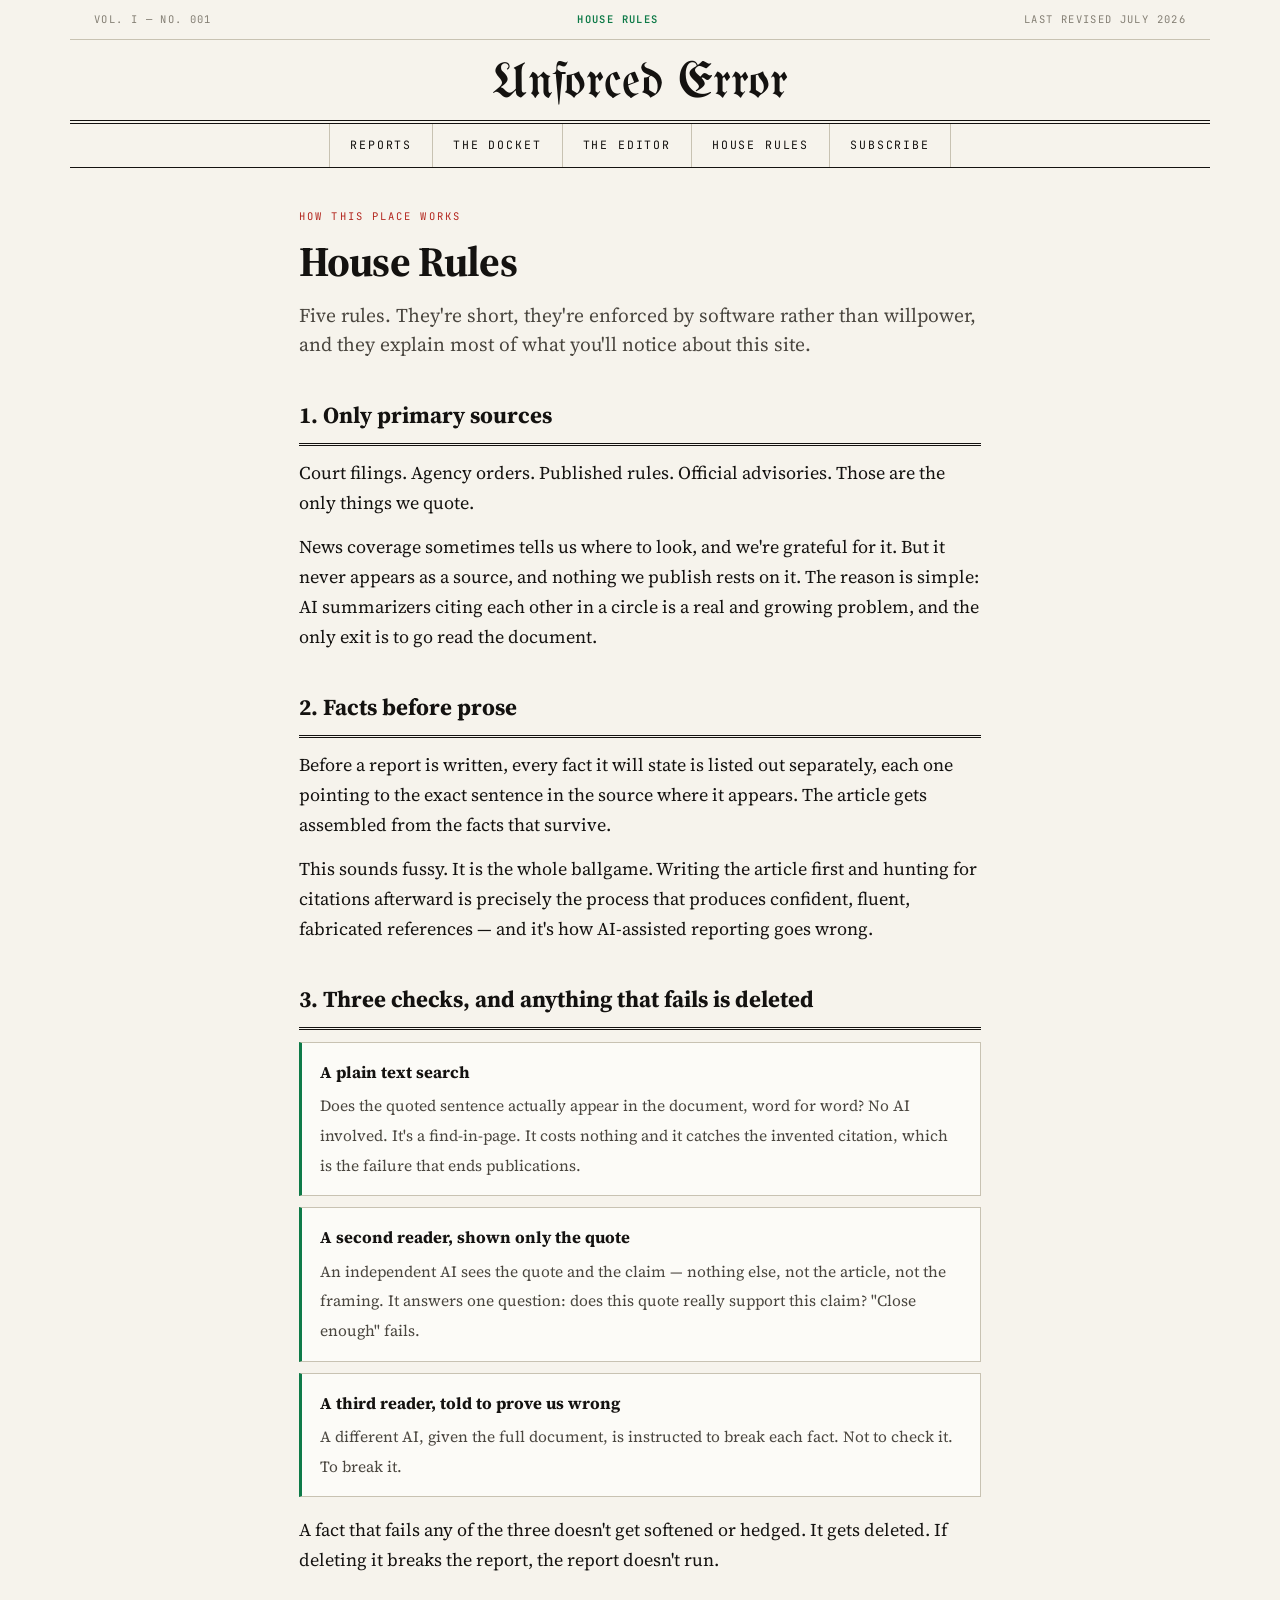
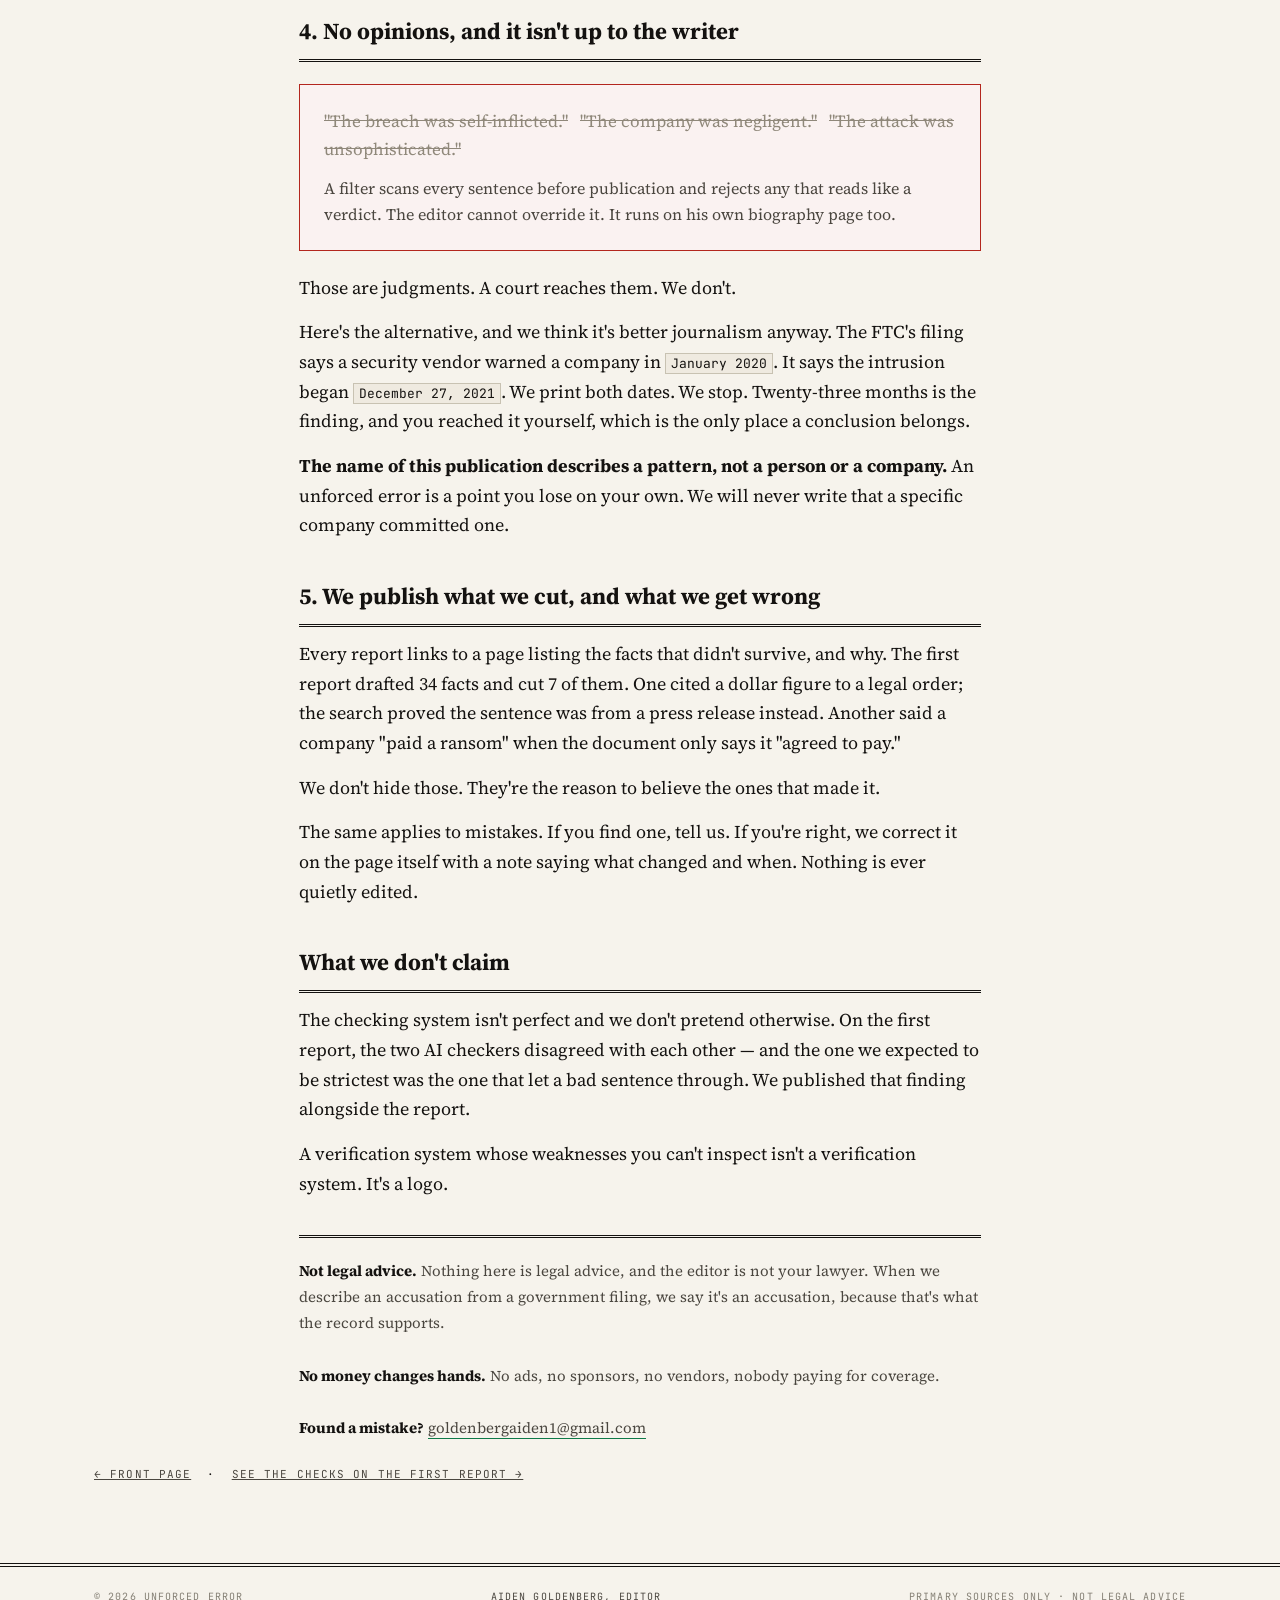
<file: repo 3/site/house-rules.html>
<!DOCTYPE html>
<html lang="en">
<head>
<meta charset="UTF-8">
<meta name="viewport" content="width=device-width, initial-scale=1.0">
<title>House Rules | Unforced Error</title>
<meta name="description" content="How Unforced Error sources, checks, and corrects its reporting. And the sentences it will never publish.">
<link rel="preconnect" href="https://fonts.googleapis.com">
<link rel="preconnect" href="https://fonts.gstatic.com" crossorigin>
<link href="https://fonts.googleapis.com/css2?family=UnifrakturMaguntia&family=Source+Serif+4:ital,opsz,wght@0,8..60,400;0,8..60,600;0,8..60,700;1,8..60,400&family=JetBrains+Mono:wght@400;500;600&display=swap" rel="stylesheet">
<link rel="stylesheet" href="assets/ue.css">
</head>
<body>

<div class="dateline">
  <span>Vol. I — No. 001</span>
  <span class="mid">House Rules</span>
  <span>Last revised July 2026</span>
</div>

<header class="masthead small">
  <a class="nameplate" href="index.html"><span class="g" data-t="Unforced Error">Unforced Error</span></a>
</header>

<nav class="paper" aria-label="Sections">
  <a href="index.html#reports">Reports</a>
  <a href="docket.html">The Docket</a>
  <a href="about.html">The Editor</a>
  <a href="house-rules.html">House Rules</a>
  <a href="index.html#subscribe">Subscribe</a>
</nav>

<div class="col hr" style="padding-top:40px">
  <div class="eyebrow">How this place works</div>
  <h1 style="font-size:clamp(29px,4.3vw,42px);line-height:1.12;font-weight:700;letter-spacing:-.02em;margin-bottom:16px">House Rules</h1>
  <p style="font-size:19.5px;color:var(--ink-2);line-height:1.5;margin-bottom:8px">Five rules. They're short, they're enforced by software rather than willpower, and they explain most of what you'll notice about this site.</p>

  <h2>1. Only primary sources</h2>
  <p>Court filings. Agency orders. Published rules. Official advisories. Those are the only things we quote.</p>
  <p>News coverage sometimes tells us where to look, and we're grateful for it. But it never appears as a source, and nothing we publish rests on it. The reason is simple: AI summarizers citing each other in a circle is a real and growing problem, and the only exit is to go read the document.</p>

  <h2>2. Facts before prose</h2>
  <p>Before a report is written, every fact it will state is listed out separately, each one pointing to the exact sentence in the source where it appears. The article gets assembled from the facts that survive.</p>
  <p>This sounds fussy. It is the whole ballgame. Writing the article first and hunting for citations afterward is precisely the process that produces confident, fluent, fabricated references — and it's how AI-assisted reporting goes wrong.</p>

  <h2>3. Three checks, and anything that fails is deleted</h2>

  <div class="rulebox">
    <b>A plain text search</b>
    <span>Does the quoted sentence actually appear in the document, word for word? No AI involved. It's a find-in-page. It costs nothing and it catches the invented citation, which is the failure that ends publications.</span>
  </div>
  <div class="rulebox">
    <b>A second reader, shown only the quote</b>
    <span>An independent AI sees the quote and the claim — nothing else, not the article, not the framing. It answers one question: does this quote really support this claim? "Close enough" fails.</span>
  </div>
  <div class="rulebox">
    <b>A third reader, told to prove us wrong</b>
    <span>A different AI, given the full document, is instructed to break each fact. Not to check it. To break it.</span>
  </div>

  <p style="margin-top:18px">A fact that fails any of the three doesn't get softened or hedged. It gets deleted. If deleting it breaks the report, the report doesn't run.</p>

  <h2>4. No opinions, and it isn't up to the writer</h2>

  <div class="banned tc-meta">
    <p style="font-size:17px;margin-bottom:12px"><span class="strike">"The breach was self-inflicted."</span> &nbsp; <span class="strike">"The company was negligent."</span> &nbsp; <span class="strike">"The attack was unsophisticated."</span></p>
    <p style="font-size:16px;color:var(--ink-2);margin-bottom:0">A filter scans every sentence before publication and rejects any that reads like a verdict. The editor cannot override it. It runs on his own biography page too.</p>
  </div>

  <p>Those are judgments. A court reaches them. We don't.</p>
  <p>Here's the alternative, and we think it's better journalism anyway. The FTC's filing says a security vendor warned a company in <code>January 2020</code>. It says the intrusion began <code>December 27, 2021</code>. We print both dates. We stop. Twenty-three months is the finding, and you reached it yourself, which is the only place a conclusion belongs.</p>
  <p><b>The name of this publication describes a pattern, not a person or a company.</b> An unforced error is a point you lose on your own. We will never write that a specific company committed one.</p>

  <h2>5. We publish what we cut, and what we get wrong</h2>
  <p>Every report links to a page listing the facts that didn't survive, and why. The first report drafted 34 facts and cut 7 of them. One cited a dollar figure to a legal order; the search proved the sentence was from a press release instead. Another said a company "paid a ransom" when the document only says it "agreed to pay."</p>
  <p>We don't hide those. They're the reason to believe the ones that made it.</p>
  <p>The same applies to mistakes. If you find one, tell us. If you're right, we correct it on the page itself with a note saying what changed and when. Nothing is ever quietly edited.</p>

  <h2>What we don't claim</h2>
  <p>The checking system isn't perfect and we don't pretend otherwise. On the first report, the two AI checkers disagreed with each other — and the one we expected to be strictest was the one that let a bad sentence through. We published that finding alongside the report.</p>
  <p>A verification system whose weaknesses you can't inspect isn't a verification system. It's a logo.</p>

  <div style="border-top:3px double var(--ink);margin-top:36px;padding-top:20px;font-size:15px;color:var(--ink-2);line-height:1.75">
    <b style="color:var(--ink)">Not legal advice.</b> Nothing here is legal advice, and the editor is not your lawyer. When we describe an accusation from a government filing, we say it's an accusation, because that's what the record supports.<br><br>
    <b style="color:var(--ink)">No money changes hands.</b> No ads, no sponsors, no vendors, nobody paying for coverage.<br><br>
    <b style="color:var(--ink)">Found a mistake?</b> <a href="mailto:goldenbergaiden1@gmail.com" style="border-bottom:1.5px solid var(--green);text-decoration:none">goldenbergaiden1@gmail.com</a>
  </div>
</div>

<div class="wrap navback"><a href="index.html">← Front page</a> &nbsp;·&nbsp; <a href="checks/illuminate-ftc-order.html">See the checks on the first report →</a></div>

<footer>
  <div class="foot">
    <span>© 2026 Unforced Error</span>
    <span><a href="about.html">Aiden Goldenberg, Editor</a></span>
    <span>Primary sources only · Not legal advice</span>
  </div>
</footer>
</body>
</html>
</file>
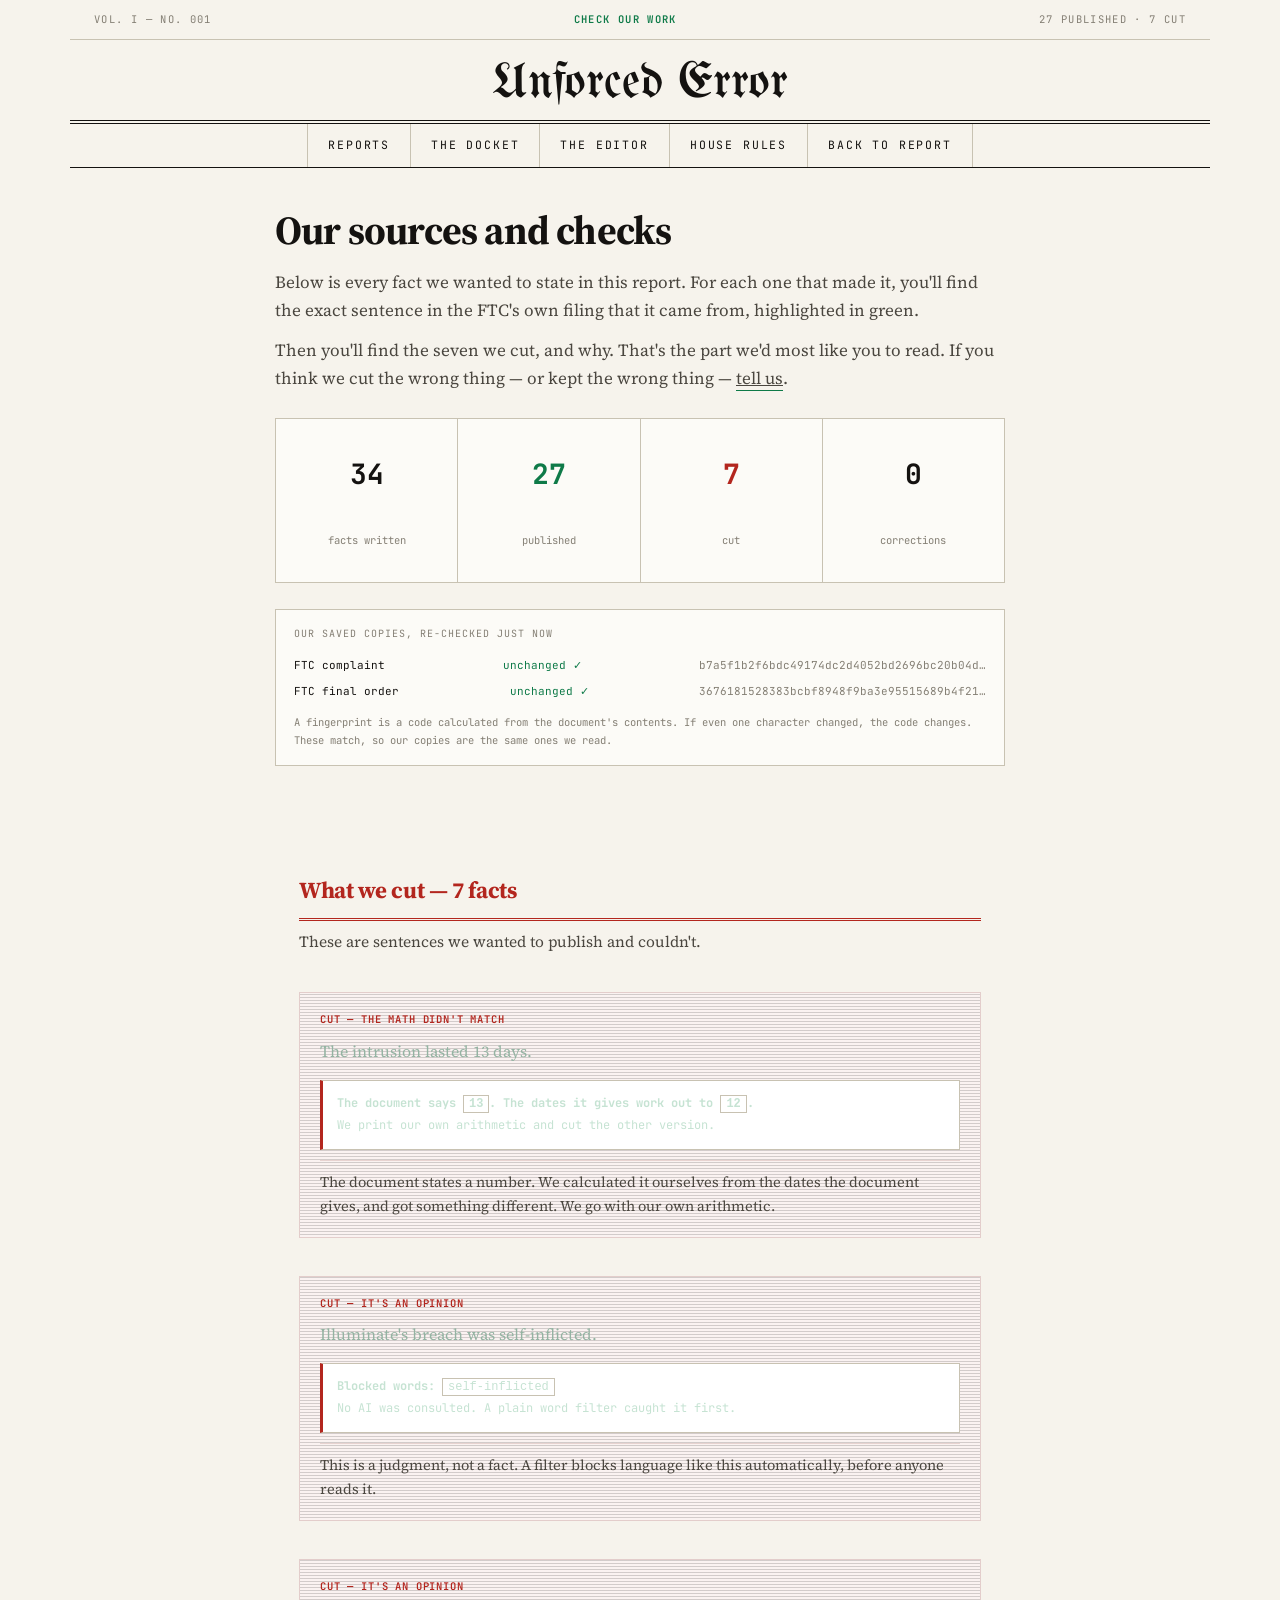
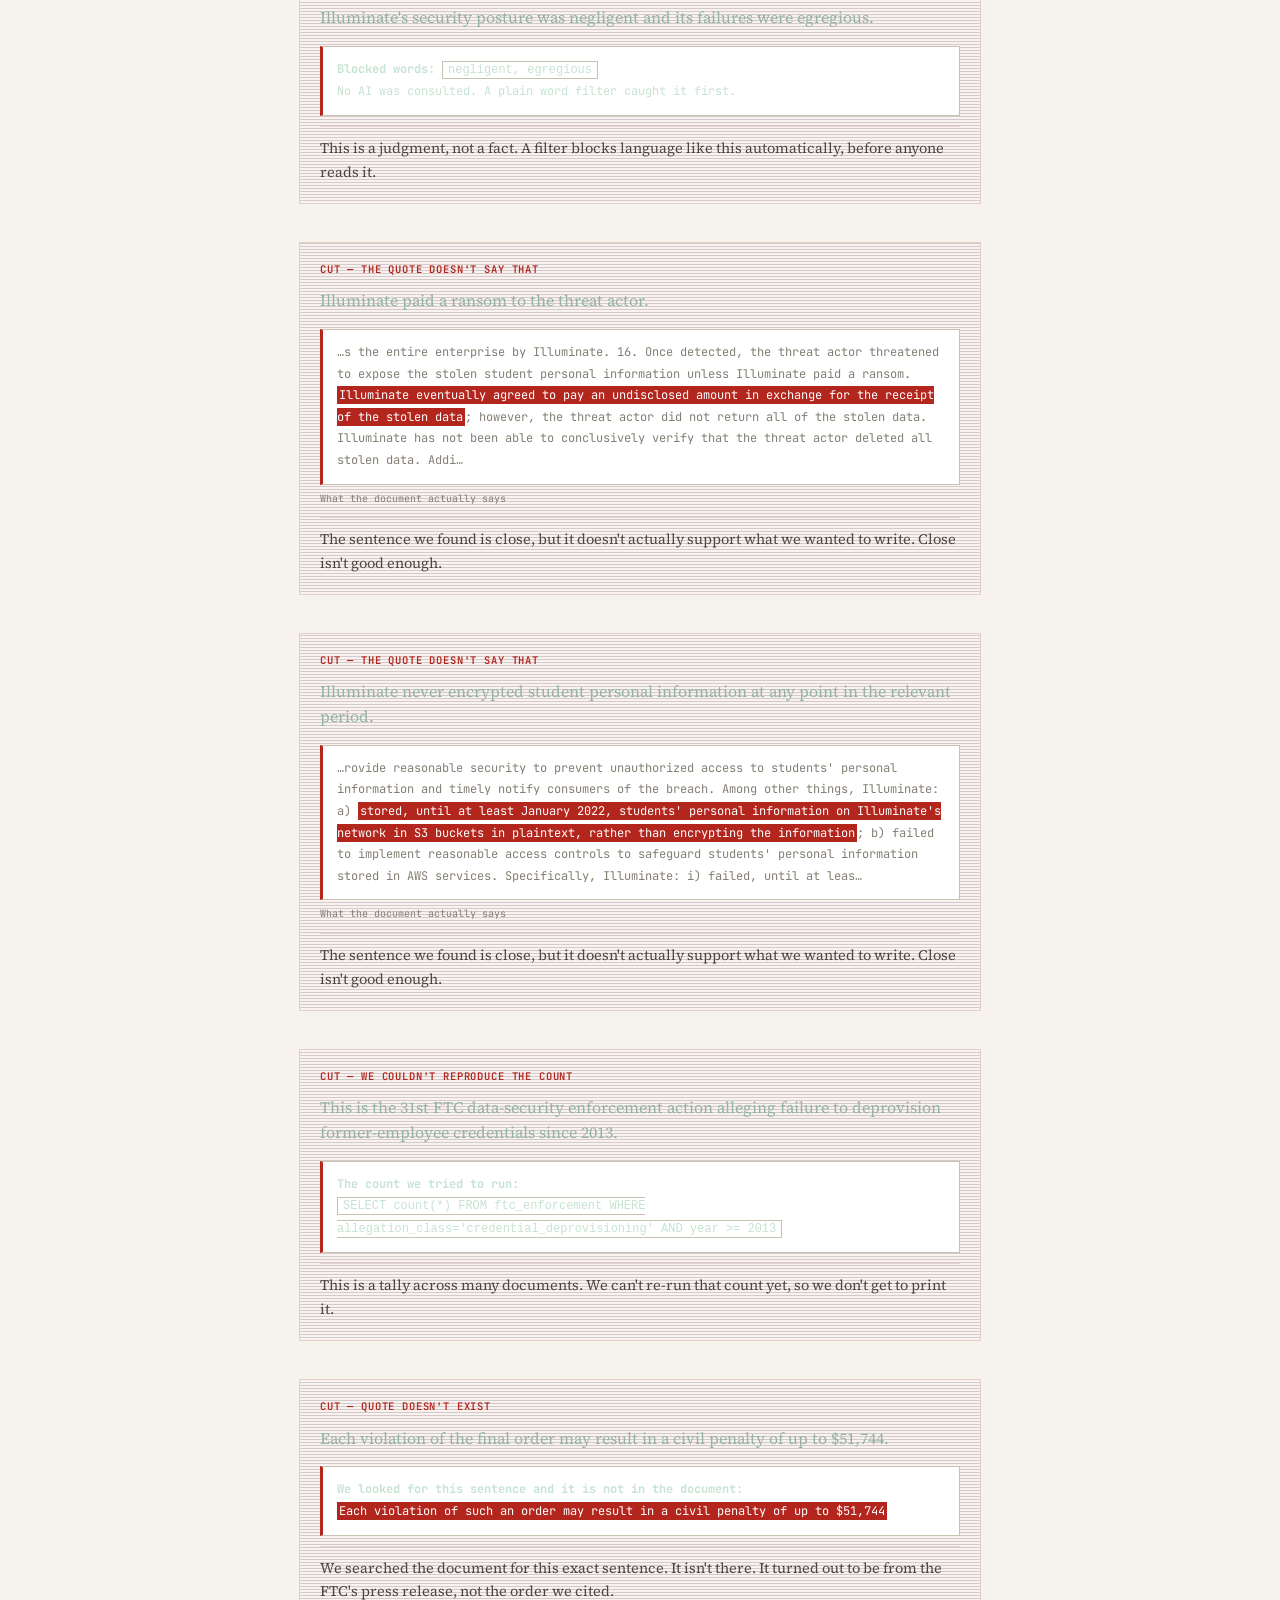
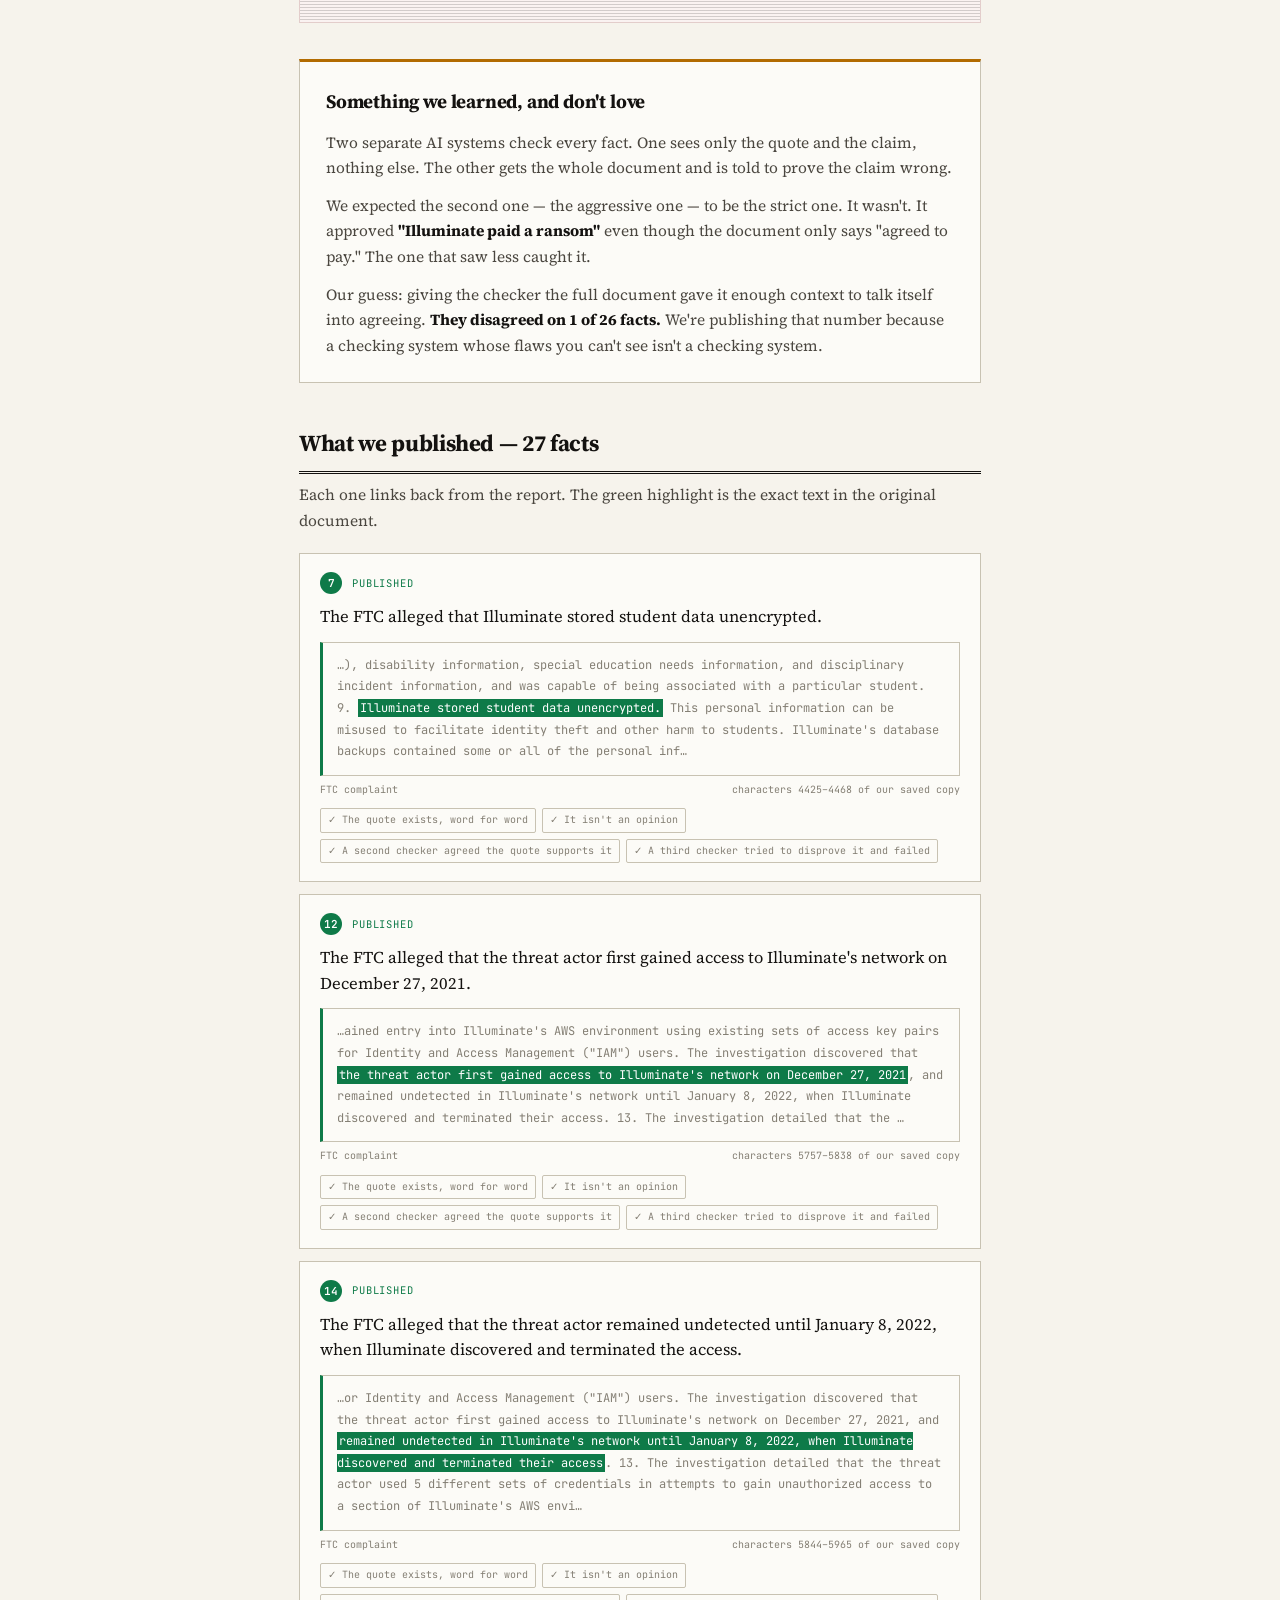
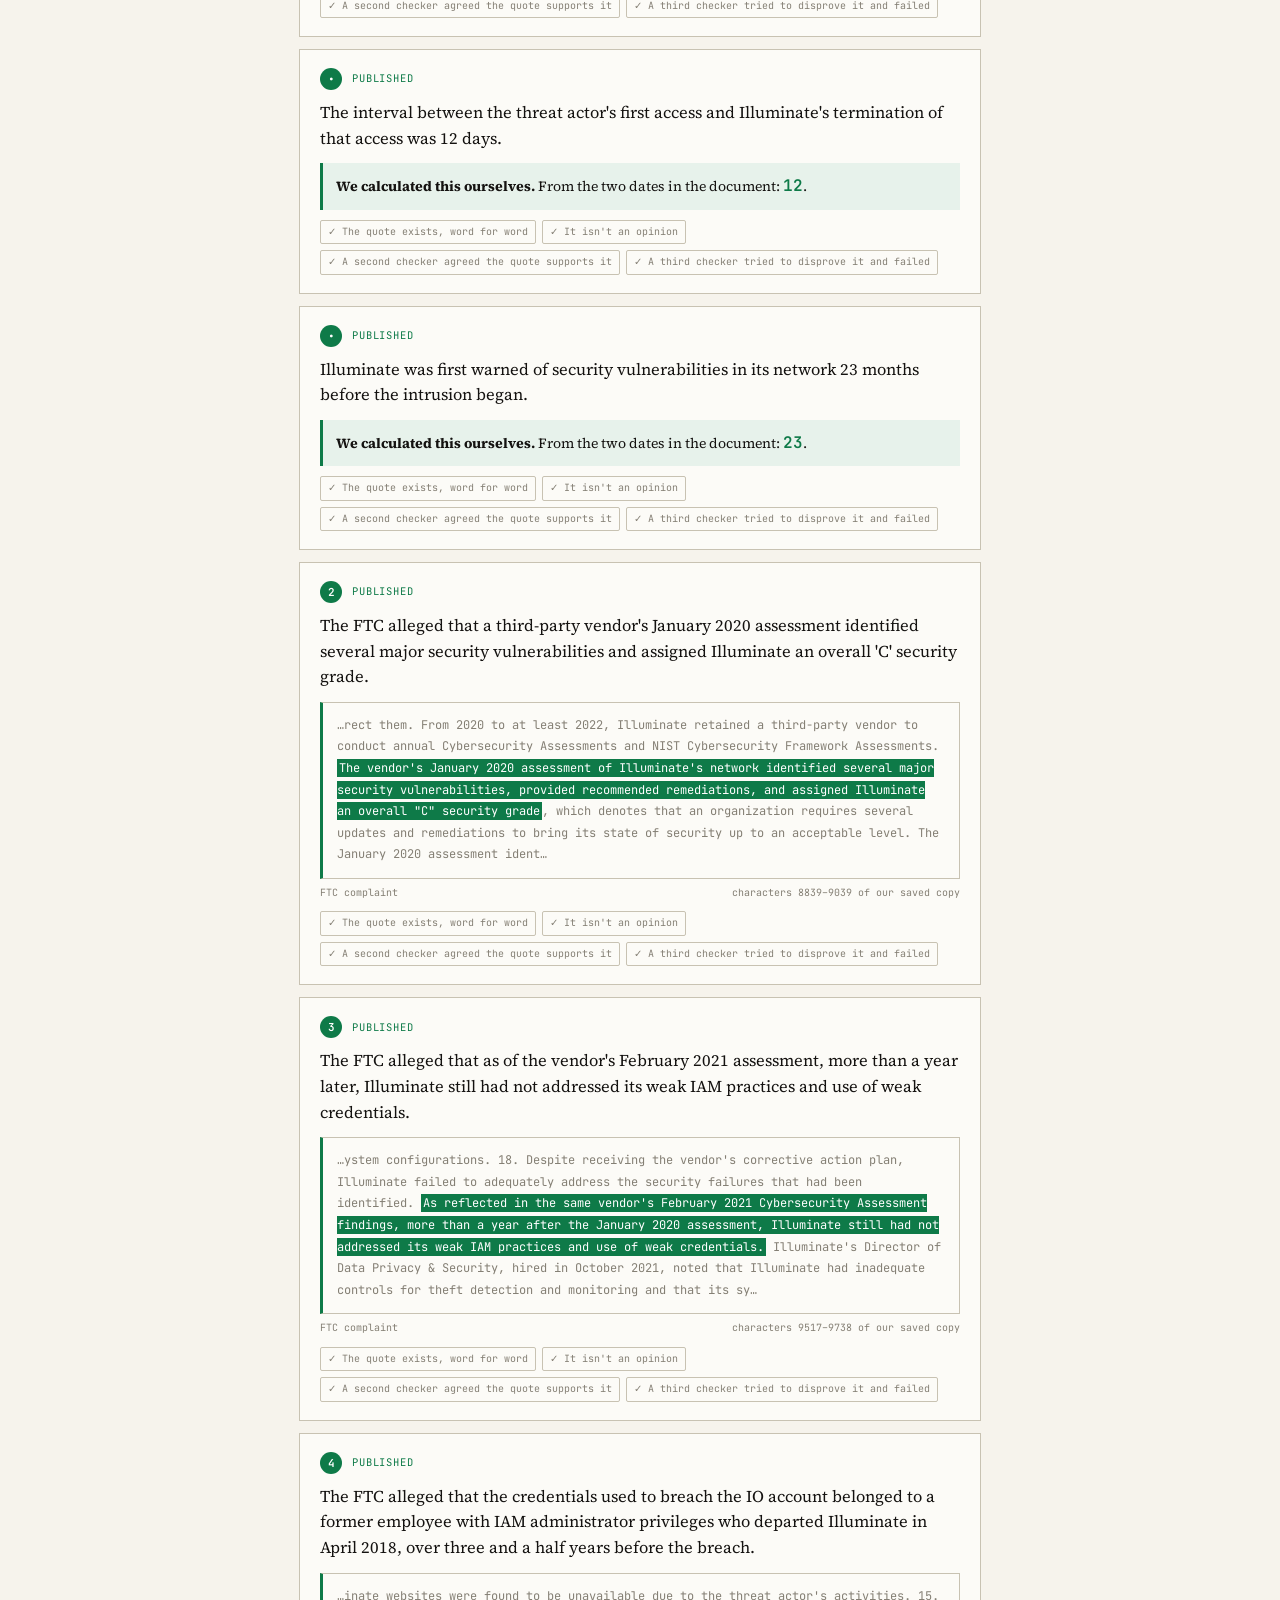
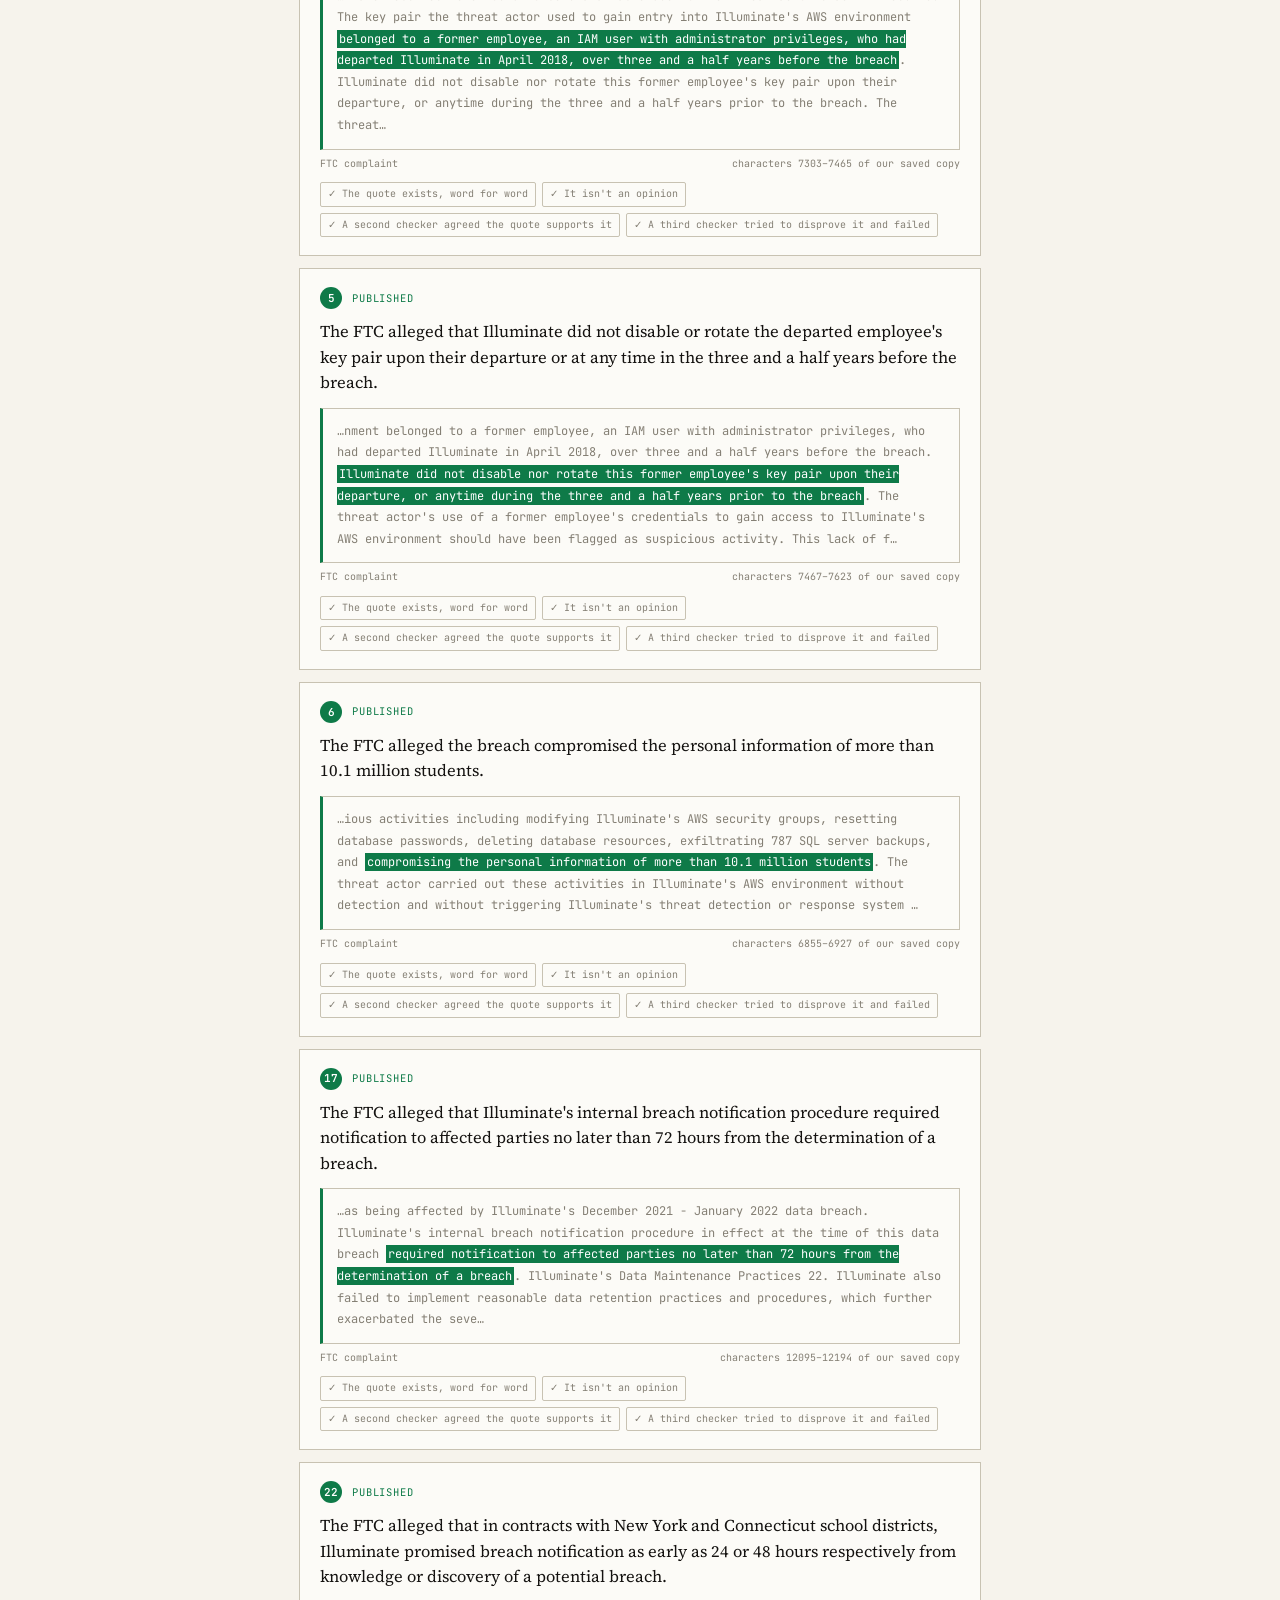
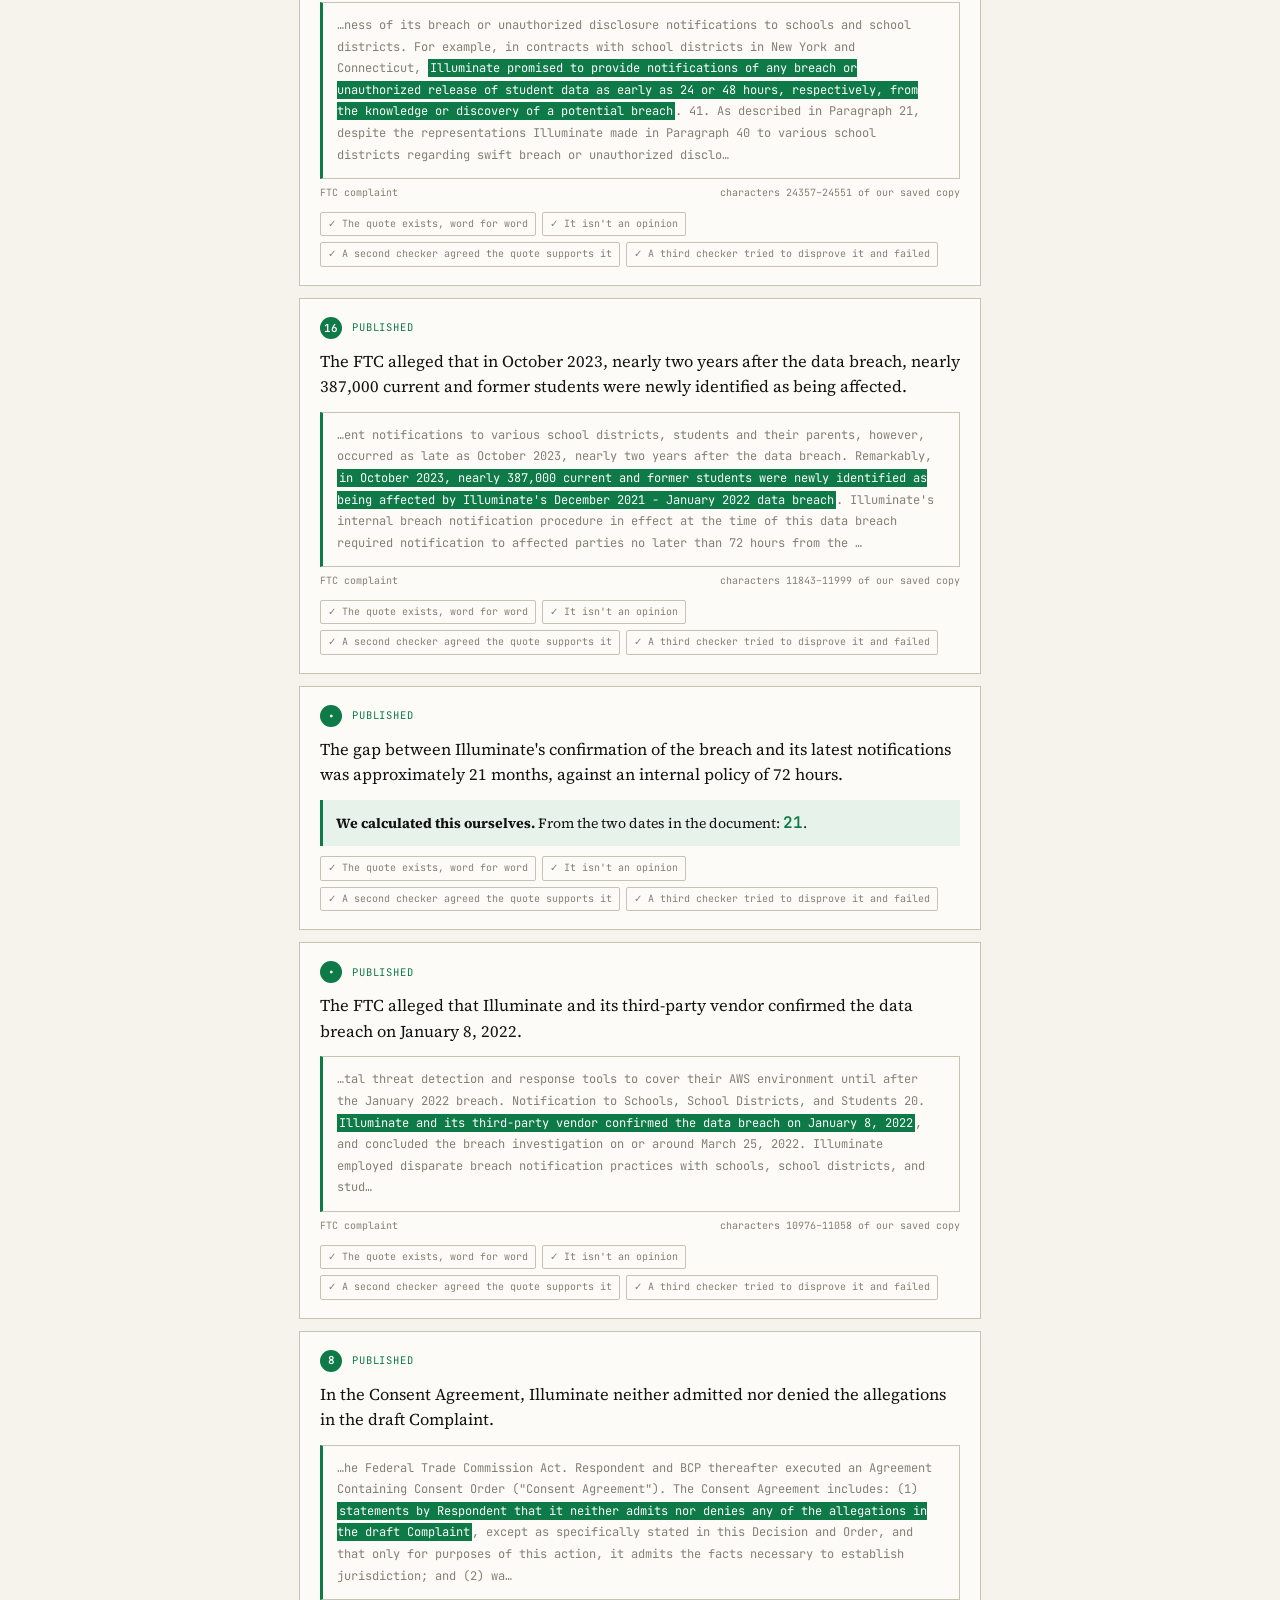
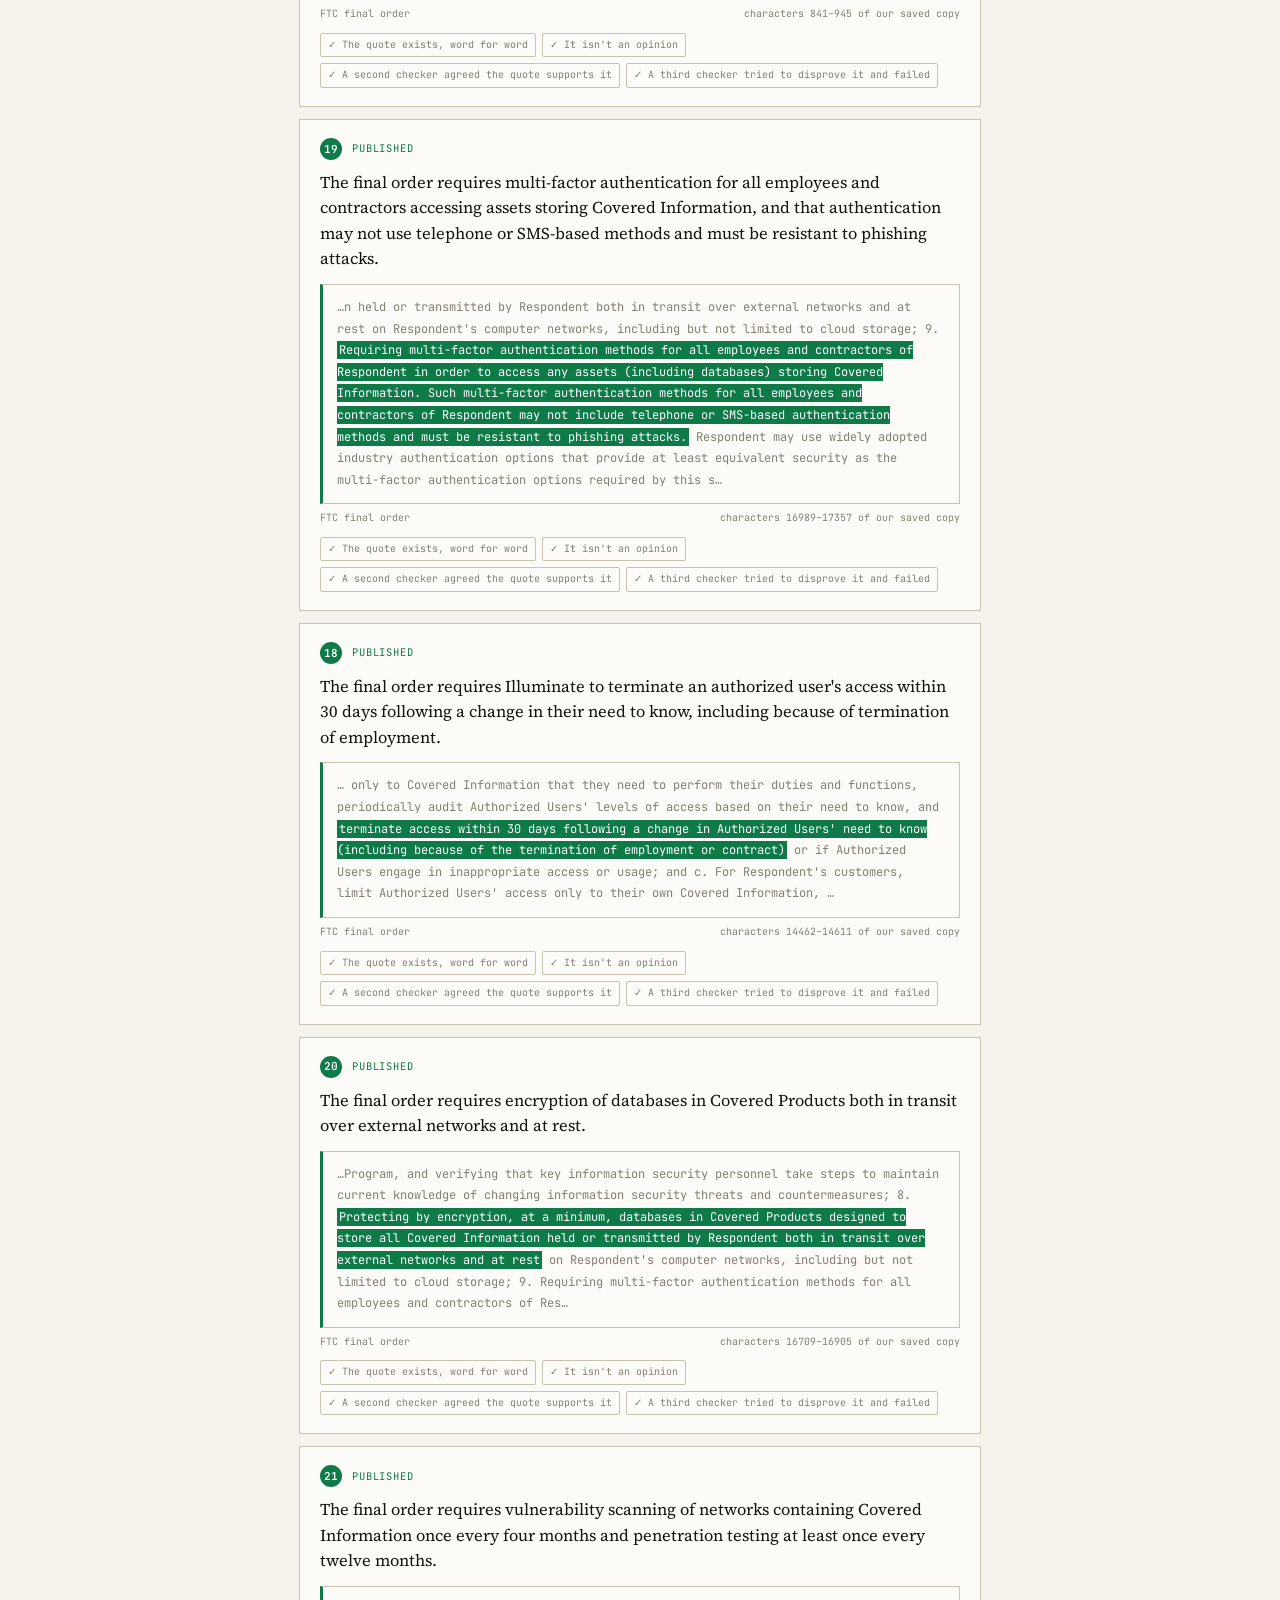
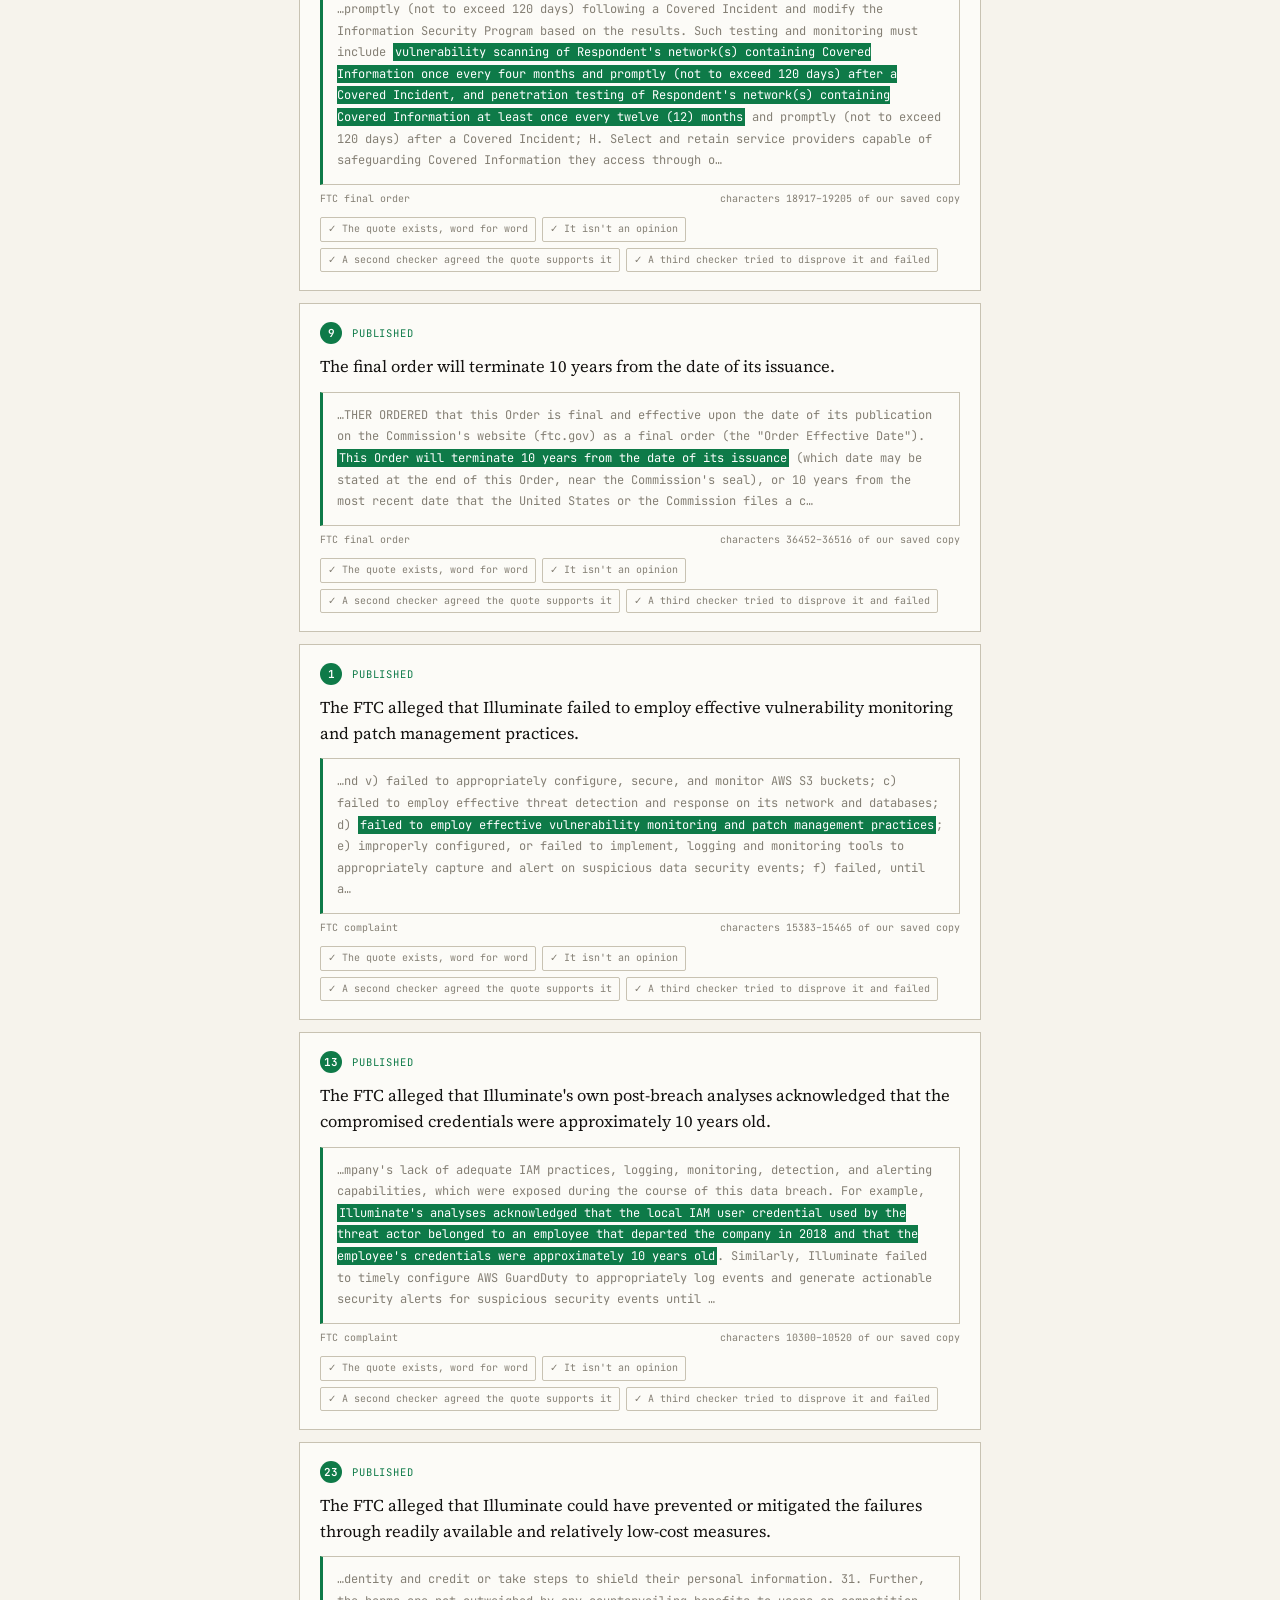
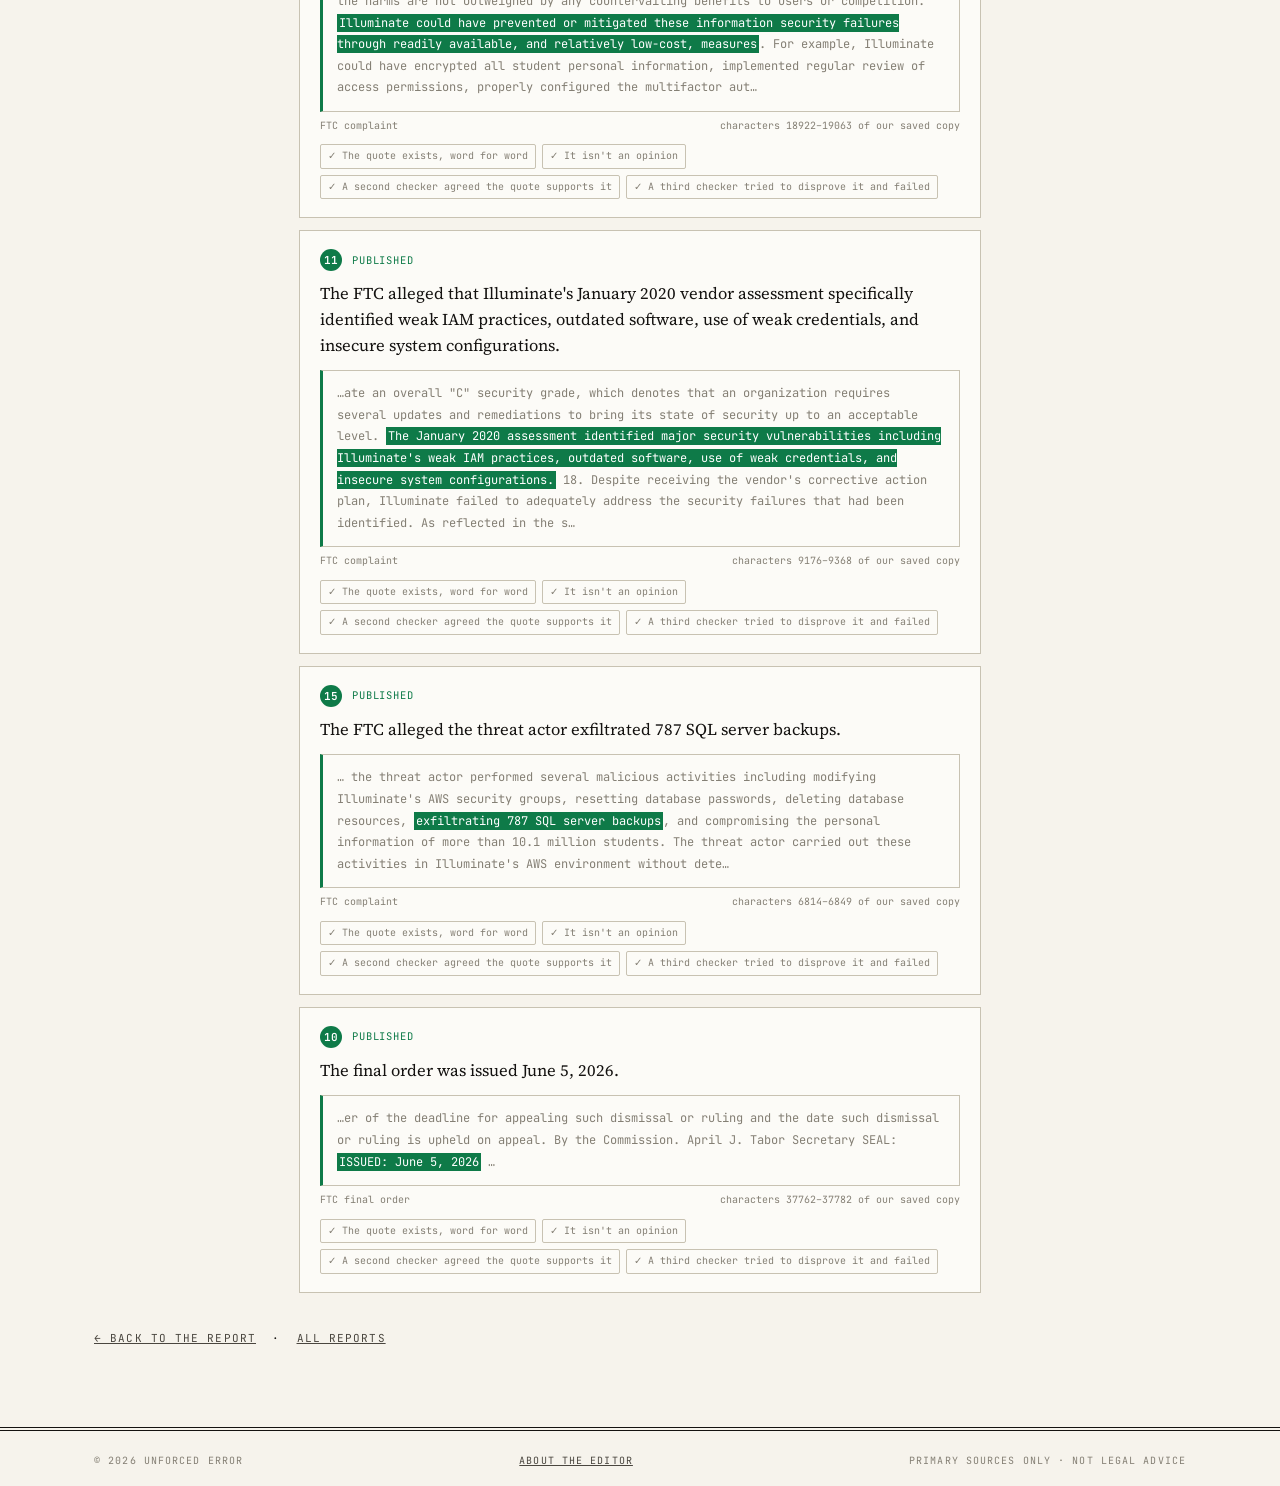
<file: repo 3/site/checks/illuminate-ftc-order.html>
<!DOCTYPE html>
<html lang="en"><head>
<meta charset="UTF-8"><meta name="viewport" content="width=device-width, initial-scale=1.0">
<title>Our sources and checks | Unforced Error</title>
<meta name="description" content="Every fact in this report, the exact sentence it came from, and everything we cut.">
<link rel="preconnect" href="https://fonts.googleapis.com"><link rel="preconnect" href="https://fonts.gstatic.com" crossorigin>
<link href="https://fonts.googleapis.com/css2?family=UnifrakturMaguntia&family=Source+Serif+4:ital,opsz,wght@0,8..60,400;0,8..60,600;0,8..60,700;1,8..60,400&family=JetBrains+Mono:wght@400;500;600&display=swap" rel="stylesheet">
<link rel="stylesheet" href="../assets/ue.css">
<style>
.intro{padding:40px 0 30px}
.intro h1{font-size:clamp(27px,4vw,40px);font-weight:700;letter-spacing:-.02em;margin-bottom:14px;line-height:1.14}
.intro p{color:var(--ink-2);font-size:17px;margin-bottom:12px}
.score{display:grid;grid-template-columns:repeat(4,1fr);gap:1px;background:var(--rule);border:1px solid var(--rule);margin:26px 0}
@media(max-width:620px){.score{grid-template-columns:repeat(2,1fr)}}
.score div{background:var(--paper);padding:16px 14px;text-align:center}
.score .v{font-size:28px;font-weight:700;letter-spacing:-.02em;font-family:'JetBrains Mono',monospace}
.score .v.g{color:var(--green)} .score .v.r{color:var(--red)}
.score .l{font-family:'JetBrains Mono',monospace;font-size:10.5px;color:var(--ink-3);margin-top:3px}
.fingerprints{background:var(--paper);border:1px solid var(--rule);padding:16px 18px;margin-bottom:34px;font-family:'JetBrains Mono',monospace;font-size:11px}
.fingerprints .ft{color:var(--ink-3);margin-bottom:10px;letter-spacing:.1em;text-transform:uppercase;font-size:10px}
.fprow{display:flex;gap:12px;justify-content:space-between;flex-wrap:wrap;padding:4px 0}
.fprow .ok{color:var(--green)} .fprow .bad{color:var(--red)}
.fprow .hash{color:var(--ink-3);word-break:break-all}
h2.sec{font-size:23px;font-weight:700;letter-spacing:-.015em;margin:42px 0 8px;padding-bottom:8px;border-bottom:3px double var(--ink)}
h2.sec.r{color:var(--red);border-bottom-color:var(--red)}
p.secsub{color:var(--ink-2);font-size:15.5px;margin-bottom:20px}
.fact{background:var(--paper);border:1px solid var(--rule);padding:18px 20px;margin-bottom:12px}
.fact.cut{border-color:#E3CDCB;background:var(--red-lt)}
.fhead{display:flex;align-items:center;gap:10px;margin-bottom:10px;font-family:'JetBrains Mono',monospace;font-size:10.5px}
.fnum{background:var(--green);color:#fff;width:22px;height:22px;border-radius:50%;display:flex;align-items:center;justify-content:center;font-weight:600;font-size:11px}
.fok{color:var(--green);letter-spacing:.08em;text-transform:uppercase}
.fcut{color:var(--red);letter-spacing:.08em;text-transform:uppercase;font-weight:600}
.ftext{font-size:16.5px;margin-bottom:12px;line-height:1.55}
.quote{background:var(--bg);border:1px solid var(--rule);border-left:3px solid var(--green);padding:12px 14px;font-family:'JetBrains Mono',monospace;font-size:12px;line-height:1.8;margin-bottom:6px}
.quote.dead{border-left-color:var(--red);background:#fff}
.quote .ctx{color:var(--ink-3)}
.quote code{background:#fff;border:1px solid var(--rule);padding:1px 5px}
mark{background:var(--green);color:#fff;padding:1px 2px}
mark.dead{background:var(--red);color:#fff}
.qmeta{display:flex;justify-content:space-between;gap:10px;flex-wrap:wrap;font-family:'JetBrains Mono',monospace;font-size:10px;color:var(--ink-3);margin-bottom:10px}
.calc{background:var(--green-lt);border-left:3px solid var(--green);padding:10px 13px;font-size:14px;margin:8px 0}
.calc .num{font-family:'JetBrains Mono',monospace;font-weight:600;color:var(--green);font-size:16px}
.passed{display:flex;flex-wrap:wrap;gap:6px;margin-top:10px}
.passed span{font-family:'JetBrains Mono',monospace;font-size:10px;color:var(--ink-3);border:1px solid var(--rule);padding:3px 7px;border-radius:2px}
.why{margin-top:10px;padding-top:10px;border-top:1px solid #E8D3D1;font-size:14.5px;color:var(--ink-2)}
.finding{background:var(--paper);border:1px solid var(--rule);border-top:3px solid var(--amber);padding:24px 26px;margin:36px 0}
.finding h3{font-size:19px;font-weight:700;margin-bottom:12px;letter-spacing:-.01em}
.finding p{color:var(--ink-2);font-size:15.5px;margin-bottom:12px}
.finding p:last-child{margin-bottom:0}
.finding b{color:var(--ink)}
</style></head><body>

<div class="dateline">
  <span>Vol. I — No. 001</span>
  <span class="mid">Check Our Work</span>
  <span>27 published · 7 cut</span>
</div>

<header class="masthead small">
  <a class="nameplate" href="../index.html"><span class="g" data-t="Unforced Error">Unforced Error</span></a>
</header>

<nav class="paper" aria-label="Sections">
  <a href="../index.html#reports">Reports</a>
  <a href="../docket.html">The Docket</a>
  <a href="../about.html">The Editor</a>
  <a href="../house-rules.html">House Rules</a>
  <a href="../reports/illuminate-ftc-order.html">Back To Report</a>
</nav>

<div class="col intro">
  <h1>Our sources and checks</h1>
  <p>Below is every fact we wanted to state in this report. For each one that made it, you'll find the exact sentence in the FTC's own filing that it came from, highlighted in green.</p>
  <p>Then you'll find the seven we cut, and why. That's the part we'd most like you to read. If you think we cut the wrong thing — or kept the wrong thing — <a href="mailto:goldenbergaiden1@gmail.com" style="border-bottom:1.5px solid var(--green)">tell us</a>.</p>

  <div class="score">
    <div><div class="v">34</div><div class="l">facts written</div></div>
    <div><div class="v g">27</div><div class="l">published</div></div>
    <div><div class="v r">7</div><div class="l">cut</div></div>
    <div><div class="v">0</div><div class="l">corrections</div></div>
  </div>

  <div class="fingerprints">
    <div class="ft">Our saved copies, re-checked just now</div>
    <div class="fprow"><span>FTC complaint</span><span class="ok">unchanged ✓</span><span class="hash">b7a5f1b2f6bdc49174dc2d4052bd2696bc20b04d…</span></div><div class="fprow"><span>FTC final order</span><span class="ok">unchanged ✓</span><span class="hash">3676181528383bcbf8948f9ba3e95515689b4f21…</span></div>
    <div style="color:var(--ink-3);margin-top:10px;font-size:10.5px">A fingerprint is a code calculated from the document's contents. If even one character changed, the code changes. These match, so our copies are the same ones we read.</div>
  </div>
</div>

<div class="col">
  <h2 class="sec r">What we cut — 7 facts</h2>
  <p class="secsub">These are sentences we wanted to publish and couldn't.</p>
  <div class="fact cut" id="c04"><div class="fhead"><span class="fcut">Cut — The math didn&#x27;t match</span></div><p class="ftext">The intrusion lasted 13 days.</p><div class="quote dead"><b>The document says <code>13</code>. The dates it gives work out to <code>12</code>.</b><br>We print our own arithmetic and cut the other version.</div><div class="why">The document states a number. We calculated it ourselves from the dates the document gives, and got something different. We go with our own arithmetic.</div></div><div class="fact cut" id="c11"><div class="fhead"><span class="fcut">Cut — It&#x27;s an opinion</span></div><p class="ftext">Illuminate&#x27;s breach was self-inflicted.</p><div class="quote dead"><b>Blocked words:</b> <code>self-inflicted</code><br>No AI was consulted. A plain word filter caught it first.</div><div class="why">This is a judgment, not a fact. A filter blocks language like this automatically, before anyone reads it.</div></div><div class="fact cut" id="c12"><div class="fhead"><span class="fcut">Cut — It&#x27;s an opinion</span></div><p class="ftext">Illuminate&#x27;s security posture was negligent and its failures were egregious.</p><div class="quote dead"><b>Blocked words:</b> <code>negligent, egregious</code><br>No AI was consulted. A plain word filter caught it first.</div><div class="why">This is a judgment, not a fact. A filter blocks language like this automatically, before anyone reads it.</div></div><div class="fact cut" id="c18"><div class="fhead"><span class="fcut">Cut — The quote doesn&#x27;t say that</span></div><p class="ftext">Illuminate paid a ransom to the threat actor.</p><div class="quote dead"><span class="ctx">…s the entire enterprise by Illuminate.

16. Once detected, the threat actor threatened to expose the stolen student personal information unless Illuminate paid a ransom. </span><mark class="dead">Illuminate eventually agreed to pay an undisclosed amount in exchange for the receipt of the stolen data</mark><span class="ctx">; however, the threat actor did not return all of the stolen data. Illuminate has not been able to conclusively verify that the threat actor deleted all stolen data. Addi…</span></div><div class="qmeta"><span>What the document actually says</span></div><div class="why">The sentence we found is close, but it doesn&#x27;t actually support what we wanted to write. Close isn&#x27;t good enough.</div></div><div class="fact cut" id="c19"><div class="fhead"><span class="fcut">Cut — The quote doesn&#x27;t say that</span></div><p class="ftext">Illuminate never encrypted student personal information at any point in the relevant period.</p><div class="quote dead"><span class="ctx">…rovide reasonable security to prevent unauthorized access to students&#x27; personal information and timely notify consumers of the breach. Among other things, Illuminate: a) </span><mark class="dead">stored, until at least January 2022, students&#x27; personal information on Illuminate&#x27;s network in S3 buckets in plaintext, rather than encrypting the information</mark><span class="ctx">; b) failed to implement reasonable access controls to safeguard students&#x27; personal information stored in AWS services. Specifically, Illuminate: i) failed, until at leas…</span></div><div class="qmeta"><span>What the document actually says</span></div><div class="why">The sentence we found is close, but it doesn&#x27;t actually support what we wanted to write. Close isn&#x27;t good enough.</div></div><div class="fact cut" id="c26"><div class="fhead"><span class="fcut">Cut — We couldn&#x27;t reproduce the count</span></div><p class="ftext">This is the 31st FTC data-security enforcement action alleging failure to deprovision former-employee credentials since 2013.</p><div class="quote dead"><b>The count we tried to run:</b><br><code>SELECT count(*) FROM ftc_enforcement WHERE allegation_class=&#x27;credential_deprovisioning&#x27; AND year &gt;= 2013</code></div><div class="why">This is a tally across many documents. We can&#x27;t re-run that count yet, so we don&#x27;t get to print it.</div></div><div class="fact cut" id="c32"><div class="fhead"><span class="fcut">Cut — Quote doesn&#x27;t exist</span></div><p class="ftext">Each violation of the final order may result in a civil penalty of up to $51,744.</p><div class="quote dead"><b>We looked for this sentence and it is not in the document:</b><br><mark class="dead">Each violation of such an order may result in a civil penalty of up to $51,744</mark></div><div class="why">We searched the document for this exact sentence. It isn&#x27;t there. It turned out to be from the FTC&#x27;s press release, not the order we cited.</div></div>

  <div class="finding">
    <h3>Something we learned, and don't love</h3>
    <p>Two separate AI systems check every fact. One sees only the quote and the claim, nothing else. The other gets the whole document and is told to prove the claim wrong.</p>
    <p>We expected the second one — the aggressive one — to be the strict one. It wasn't. It approved <b>"Illuminate paid a ransom"</b> even though the document only says "agreed to pay." The one that saw less caught it.</p>
    <p>Our guess: giving the checker the full document gave it enough context to talk itself into agreeing. <b>They disagreed on 1 of 26 facts.</b> We're publishing that number because a checking system whose flaws you can't see isn't a checking system.</p>
  </div>

  <h2 class="sec">What we published — 27 facts</h2>
  <p class="secsub">Each one links back from the report. The green highlight is the exact text in the original document.</p>
  <div class="fact" id="c01"><div class="fhead"><span class="fnum">7</span><span class="fok">Published</span></div><p class="ftext">The FTC alleged that Illuminate stored student data unencrypted.</p><div class="quote"><span class="ctx">…), disability information, special education needs information, and disciplinary incident information, and was capable of being associated with a particular student.

9. </span><mark>Illuminate stored student data unencrypted.</mark><span class="ctx"> This personal information can be misused to facilitate identity theft and other harm to students. Illuminate&#x27;s database backups contained some or all of the personal inf…</span></div><div class="qmeta"><span>FTC complaint</span><span>characters 4425–4468 of our saved copy</span></div><div class="passed"><span>✓ The quote exists, word for word</span><span>✓ It isn't an opinion</span><span>✓ A second checker agreed the quote supports it</span><span>✓ A third checker tried to disprove it and failed</span></div></div><div class="fact" id="c02"><div class="fhead"><span class="fnum">12</span><span class="fok">Published</span></div><p class="ftext">The FTC alleged that the threat actor first gained access to Illuminate&#x27;s network on December 27, 2021.</p><div class="quote"><span class="ctx">…ained entry into Illuminate&#x27;s AWS environment using existing sets of access key pairs for Identity and Access Management (&quot;IAM&quot;) users. The investigation discovered that </span><mark>the threat actor first gained access to Illuminate&#x27;s network on December 27, 2021</mark><span class="ctx">, and remained undetected in Illuminate&#x27;s network until January 8, 2022, when Illuminate discovered and terminated their access.

13. The investigation detailed that the …</span></div><div class="qmeta"><span>FTC complaint</span><span>characters 5757–5838 of our saved copy</span></div><div class="passed"><span>✓ The quote exists, word for word</span><span>✓ It isn't an opinion</span><span>✓ A second checker agreed the quote supports it</span><span>✓ A third checker tried to disprove it and failed</span></div></div><div class="fact" id="c03"><div class="fhead"><span class="fnum">14</span><span class="fok">Published</span></div><p class="ftext">The FTC alleged that the threat actor remained undetected until January 8, 2022, when Illuminate discovered and terminated the access.</p><div class="quote"><span class="ctx">…or Identity and Access Management (&quot;IAM&quot;) users. The investigation discovered that the threat actor first gained access to Illuminate&#x27;s network on December 27, 2021, and </span><mark>remained undetected in Illuminate&#x27;s network until January 8, 2022, when Illuminate discovered and terminated their access</mark><span class="ctx">.

13. The investigation detailed that the threat actor used 5 different sets of credentials in attempts to gain unauthorized access to a section of Illuminate&#x27;s AWS envi…</span></div><div class="qmeta"><span>FTC complaint</span><span>characters 5844–5965 of our saved copy</span></div><div class="passed"><span>✓ The quote exists, word for word</span><span>✓ It isn't an opinion</span><span>✓ A second checker agreed the quote supports it</span><span>✓ A third checker tried to disprove it and failed</span></div></div><div class="fact" id="c04b"><div class="fhead"><span class="fnum">•</span><span class="fok">Published</span></div><p class="ftext">The interval between the threat actor&#x27;s first access and Illuminate&#x27;s termination of that access was 12 days.</p><div class="calc"><b>We calculated this ourselves.</b> From the two dates in the document: <span class="num">12</span>.</div><div class="passed"><span>✓ The quote exists, word for word</span><span>✓ It isn't an opinion</span><span>✓ A second checker agreed the quote supports it</span><span>✓ A third checker tried to disprove it and failed</span></div></div><div class="fact" id="c05"><div class="fhead"><span class="fnum">•</span><span class="fok">Published</span></div><p class="ftext">Illuminate was first warned of security vulnerabilities in its network 23 months before the intrusion began.</p><div class="calc"><b>We calculated this ourselves.</b> From the two dates in the document: <span class="num">23</span>.</div><div class="passed"><span>✓ The quote exists, word for word</span><span>✓ It isn't an opinion</span><span>✓ A second checker agreed the quote supports it</span><span>✓ A third checker tried to disprove it and failed</span></div></div><div class="fact" id="c06"><div class="fhead"><span class="fnum">2</span><span class="fok">Published</span></div><p class="ftext">The FTC alleged that a third-party vendor&#x27;s January 2020 assessment identified several major security vulnerabilities and assigned Illuminate an overall &#x27;C&#x27; security grade.</p><div class="quote"><span class="ctx">…rect them. From 2020 to at least 2022, Illuminate retained a third-party vendor to conduct annual Cybersecurity Assessments and NIST Cybersecurity Framework Assessments. </span><mark>The vendor&#x27;s January 2020 assessment of Illuminate&#x27;s network identified several major security vulnerabilities, provided recommended remediations, and assigned Illuminate an overall &quot;C&quot; security grade</mark><span class="ctx">, which denotes that an organization requires several updates and remediations to bring its state of security up to an acceptable level. The January 2020 assessment ident…</span></div><div class="qmeta"><span>FTC complaint</span><span>characters 8839–9039 of our saved copy</span></div><div class="passed"><span>✓ The quote exists, word for word</span><span>✓ It isn't an opinion</span><span>✓ A second checker agreed the quote supports it</span><span>✓ A third checker tried to disprove it and failed</span></div></div><div class="fact" id="c07"><div class="fhead"><span class="fnum">3</span><span class="fok">Published</span></div><p class="ftext">The FTC alleged that as of the vendor&#x27;s February 2021 assessment, more than a year later, Illuminate still had not addressed its weak IAM practices and use of weak credentials.</p><div class="quote"><span class="ctx">…ystem configurations.

18. Despite receiving the vendor&#x27;s corrective action plan, Illuminate failed to adequately address the security failures that had been identified. </span><mark>As reflected in the same vendor&#x27;s February 2021 Cybersecurity Assessment findings, more than a year after the January 2020 assessment, Illuminate still had not addressed its weak IAM practices and use of weak credentials.</mark><span class="ctx"> Illuminate&#x27;s Director of Data Privacy &amp; Security, hired in October 2021, noted that Illuminate had inadequate controls for theft detection and monitoring and that its sy…</span></div><div class="qmeta"><span>FTC complaint</span><span>characters 9517–9738 of our saved copy</span></div><div class="passed"><span>✓ The quote exists, word for word</span><span>✓ It isn't an opinion</span><span>✓ A second checker agreed the quote supports it</span><span>✓ A third checker tried to disprove it and failed</span></div></div><div class="fact" id="c08"><div class="fhead"><span class="fnum">4</span><span class="fok">Published</span></div><p class="ftext">The FTC alleged that the credentials used to breach the IO account belonged to a former employee with IAM administrator privileges who departed Illuminate in April 2018, over three and a half years before the breach.</p><div class="quote"><span class="ctx">…inate websites were found to be unavailable due to the threat actor&#x27;s activities.

15. The key pair the threat actor used to gain entry into Illuminate&#x27;s AWS environment </span><mark>belonged to a former employee, an IAM user with administrator privileges, who had departed Illuminate in April 2018, over three and a half years before the breach</mark><span class="ctx">. Illuminate did not disable nor rotate this former employee&#x27;s key pair upon their departure, or anytime during the three and a half years prior to the breach. The threat…</span></div><div class="qmeta"><span>FTC complaint</span><span>characters 7303–7465 of our saved copy</span></div><div class="passed"><span>✓ The quote exists, word for word</span><span>✓ It isn't an opinion</span><span>✓ A second checker agreed the quote supports it</span><span>✓ A third checker tried to disprove it and failed</span></div></div><div class="fact" id="c09"><div class="fhead"><span class="fnum">5</span><span class="fok">Published</span></div><p class="ftext">The FTC alleged that Illuminate did not disable or rotate the departed employee&#x27;s key pair upon their departure or at any time in the three and a half years before the breach.</p><div class="quote"><span class="ctx">…nment belonged to a former employee, an IAM user with administrator privileges, who had departed Illuminate in April 2018, over three and a half years before the breach. </span><mark>Illuminate did not disable nor rotate this former employee&#x27;s key pair upon their departure, or anytime during the three and a half years prior to the breach</mark><span class="ctx">. The threat actor&#x27;s use of a former employee&#x27;s credentials to gain access to Illuminate&#x27;s AWS environment should have been flagged as suspicious activity. This lack of f…</span></div><div class="qmeta"><span>FTC complaint</span><span>characters 7467–7623 of our saved copy</span></div><div class="passed"><span>✓ The quote exists, word for word</span><span>✓ It isn't an opinion</span><span>✓ A second checker agreed the quote supports it</span><span>✓ A third checker tried to disprove it and failed</span></div></div><div class="fact" id="c10"><div class="fhead"><span class="fnum">6</span><span class="fok">Published</span></div><p class="ftext">The FTC alleged the breach compromised the personal information of more than 10.1 million students.</p><div class="quote"><span class="ctx">…ious activities including modifying Illuminate&#x27;s AWS security groups, resetting database passwords, deleting database resources, exfiltrating 787 SQL server backups, and </span><mark>compromising the personal information of more than 10.1 million students</mark><span class="ctx">. The threat actor carried out these activities in Illuminate&#x27;s AWS environment without detection and without triggering Illuminate&#x27;s threat detection or response system …</span></div><div class="qmeta"><span>FTC complaint</span><span>characters 6855–6927 of our saved copy</span></div><div class="passed"><span>✓ The quote exists, word for word</span><span>✓ It isn't an opinion</span><span>✓ A second checker agreed the quote supports it</span><span>✓ A third checker tried to disprove it and failed</span></div></div><div class="fact" id="c13"><div class="fhead"><span class="fnum">17</span><span class="fok">Published</span></div><p class="ftext">The FTC alleged that Illuminate&#x27;s internal breach notification procedure required notification to affected parties no later than 72 hours from the determination of a breach.</p><div class="quote"><span class="ctx">…as being affected by Illuminate&#x27;s December 2021 - January 2022 data breach. Illuminate&#x27;s internal breach notification procedure in effect at the time of this data breach </span><mark>required notification to affected parties no later than 72 hours from the determination of a breach</mark><span class="ctx">.

Illuminate&#x27;s Data Maintenance Practices

22. Illuminate also failed to implement reasonable data retention practices and procedures, which further exacerbated the seve…</span></div><div class="qmeta"><span>FTC complaint</span><span>characters 12095–12194 of our saved copy</span></div><div class="passed"><span>✓ The quote exists, word for word</span><span>✓ It isn't an opinion</span><span>✓ A second checker agreed the quote supports it</span><span>✓ A third checker tried to disprove it and failed</span></div></div><div class="fact" id="c14"><div class="fhead"><span class="fnum">22</span><span class="fok">Published</span></div><p class="ftext">The FTC alleged that in contracts with New York and Connecticut school districts, Illuminate promised breach notification as early as 24 or 48 hours respectively from knowledge or discovery of a potential breach.</p><div class="quote"><span class="ctx">…ness of its breach or unauthorized disclosure notifications to schools and school districts. For example, in contracts with school districts in New York and Connecticut, </span><mark>Illuminate promised to provide notifications of any breach or unauthorized release of student data as early as 24 or 48 hours, respectively, from the knowledge or discovery of a potential breach</mark><span class="ctx">.

41. As described in Paragraph 21, despite the representations Illuminate made in Paragraph 40 to various school districts regarding swift breach or unauthorized disclo…</span></div><div class="qmeta"><span>FTC complaint</span><span>characters 24357–24551 of our saved copy</span></div><div class="passed"><span>✓ The quote exists, word for word</span><span>✓ It isn't an opinion</span><span>✓ A second checker agreed the quote supports it</span><span>✓ A third checker tried to disprove it and failed</span></div></div><div class="fact" id="c15"><div class="fhead"><span class="fnum">16</span><span class="fok">Published</span></div><p class="ftext">The FTC alleged that in October 2023, nearly two years after the data breach, nearly 387,000 current and former students were newly identified as being affected.</p><div class="quote"><span class="ctx">…ent notifications to various school districts, students and their parents, however, occurred as late as October 2023, nearly two years after the data breach. Remarkably, </span><mark>in October 2023, nearly 387,000 current and former students were newly identified as being affected by Illuminate&#x27;s December 2021 - January 2022 data breach</mark><span class="ctx">. Illuminate&#x27;s internal breach notification procedure in effect at the time of this data breach required notification to affected parties no later than 72 hours from the …</span></div><div class="qmeta"><span>FTC complaint</span><span>characters 11843–11999 of our saved copy</span></div><div class="passed"><span>✓ The quote exists, word for word</span><span>✓ It isn't an opinion</span><span>✓ A second checker agreed the quote supports it</span><span>✓ A third checker tried to disprove it and failed</span></div></div><div class="fact" id="c16"><div class="fhead"><span class="fnum">•</span><span class="fok">Published</span></div><p class="ftext">The gap between Illuminate&#x27;s confirmation of the breach and its latest notifications was approximately 21 months, against an internal policy of 72 hours.</p><div class="calc"><b>We calculated this ourselves.</b> From the two dates in the document: <span class="num">21</span>.</div><div class="passed"><span>✓ The quote exists, word for word</span><span>✓ It isn't an opinion</span><span>✓ A second checker agreed the quote supports it</span><span>✓ A third checker tried to disprove it and failed</span></div></div><div class="fact" id="c17"><div class="fhead"><span class="fnum">•</span><span class="fok">Published</span></div><p class="ftext">The FTC alleged that Illuminate and its third-party vendor confirmed the data breach on January 8, 2022.</p><div class="quote"><span class="ctx">…tal threat detection and response tools to cover their AWS environment until after the January 2022 breach.

Notification to Schools, School Districts, and Students

20. </span><mark>Illuminate and its third-party vendor confirmed the data breach on January 8, 2022</mark><span class="ctx">, and concluded the breach investigation on or around March 25, 2022. Illuminate employed disparate breach notification practices with schools, school districts, and stud…</span></div><div class="qmeta"><span>FTC complaint</span><span>characters 10976–11058 of our saved copy</span></div><div class="passed"><span>✓ The quote exists, word for word</span><span>✓ It isn't an opinion</span><span>✓ A second checker agreed the quote supports it</span><span>✓ A third checker tried to disprove it and failed</span></div></div><div class="fact" id="c20"><div class="fhead"><span class="fnum">8</span><span class="fok">Published</span></div><p class="ftext">In the Consent Agreement, Illuminate neither admitted nor denied the allegations in the draft Complaint.</p><div class="quote"><span class="ctx">…he Federal Trade Commission Act.

Respondent and BCP thereafter executed an Agreement Containing Consent Order (&quot;Consent Agreement&quot;). The Consent Agreement includes: (1) </span><mark>statements by Respondent that it neither admits nor denies any of the allegations in the draft Complaint</mark><span class="ctx">, except as specifically stated in this Decision and Order, and that only for purposes of this action, it admits the facts necessary to establish jurisdiction; and (2) wa…</span></div><div class="qmeta"><span>FTC final order</span><span>characters 841–945 of our saved copy</span></div><div class="passed"><span>✓ The quote exists, word for word</span><span>✓ It isn't an opinion</span><span>✓ A second checker agreed the quote supports it</span><span>✓ A third checker tried to disprove it and failed</span></div></div><div class="fact" id="c21"><div class="fhead"><span class="fnum">19</span><span class="fok">Published</span></div><p class="ftext">The final order requires multi-factor authentication for all employees and contractors accessing assets storing Covered Information, and that authentication may not use telephone or SMS-based methods and must be resistant to phishing attacks.</p><div class="quote"><span class="ctx">…n held or transmitted by Respondent both in transit over external networks and at rest on Respondent&#x27;s computer networks, including but not limited to cloud storage;

9. </span><mark>Requiring multi-factor authentication methods for all employees and contractors of Respondent in order to access any assets (including databases) storing Covered Information. Such multi-factor authentication methods for all employees and contractors of Respondent may not include telephone or SMS-based authentication methods and must be resistant to phishing attacks.</mark><span class="ctx"> Respondent may use widely adopted industry authentication options that provide at least equivalent security as the multi-factor authentication options required by this s…</span></div><div class="qmeta"><span>FTC final order</span><span>characters 16989–17357 of our saved copy</span></div><div class="passed"><span>✓ The quote exists, word for word</span><span>✓ It isn't an opinion</span><span>✓ A second checker agreed the quote supports it</span><span>✓ A third checker tried to disprove it and failed</span></div></div><div class="fact" id="c22"><div class="fhead"><span class="fnum">18</span><span class="fok">Published</span></div><p class="ftext">The final order requires Illuminate to terminate an authorized user&#x27;s access within 30 days following a change in their need to know, including because of termination of employment.</p><div class="quote"><span class="ctx">… only to Covered Information that they need to perform their duties and functions, periodically audit Authorized Users&#x27; levels of access based on their need to know, and </span><mark>terminate access within 30 days following a change in Authorized Users&#x27; need to know (including because of the termination of employment or contract)</mark><span class="ctx"> or if Authorized Users engage in inappropriate access or usage; and c. For Respondent&#x27;s customers, limit Authorized Users&#x27; access only to their own Covered Information, …</span></div><div class="qmeta"><span>FTC final order</span><span>characters 14462–14611 of our saved copy</span></div><div class="passed"><span>✓ The quote exists, word for word</span><span>✓ It isn't an opinion</span><span>✓ A second checker agreed the quote supports it</span><span>✓ A third checker tried to disprove it and failed</span></div></div><div class="fact" id="c23"><div class="fhead"><span class="fnum">20</span><span class="fok">Published</span></div><p class="ftext">The final order requires encryption of databases in Covered Products both in transit over external networks and at rest.</p><div class="quote"><span class="ctx">…Program, and verifying that key information security personnel take steps to maintain current knowledge of changing information security threats and countermeasures;

8. </span><mark>Protecting by encryption, at a minimum, databases in Covered Products designed to store all Covered Information held or transmitted by Respondent both in transit over external networks and at rest</mark><span class="ctx"> on Respondent&#x27;s computer networks, including but not limited to cloud storage;

9. Requiring multi-factor authentication methods for all employees and contractors of Res…</span></div><div class="qmeta"><span>FTC final order</span><span>characters 16709–16905 of our saved copy</span></div><div class="passed"><span>✓ The quote exists, word for word</span><span>✓ It isn't an opinion</span><span>✓ A second checker agreed the quote supports it</span><span>✓ A third checker tried to disprove it and failed</span></div></div><div class="fact" id="c24"><div class="fhead"><span class="fnum">21</span><span class="fok">Published</span></div><p class="ftext">The final order requires vulnerability scanning of networks containing Covered Information once every four months and penetration testing at least once every twelve months.</p><div class="quote"><span class="ctx">…promptly (not to exceed 120 days) following a Covered Incident and modify the Information Security Program based on the results. Such testing and monitoring must include </span><mark>vulnerability scanning of Respondent&#x27;s network(s) containing Covered Information once every four months and promptly (not to exceed 120 days) after a Covered Incident, and penetration testing of Respondent&#x27;s network(s) containing Covered Information at least once every twelve (12) months</mark><span class="ctx"> and promptly (not to exceed 120 days) after a Covered Incident;

H. Select and retain service providers capable of safeguarding Covered Information they access through o…</span></div><div class="qmeta"><span>FTC final order</span><span>characters 18917–19205 of our saved copy</span></div><div class="passed"><span>✓ The quote exists, word for word</span><span>✓ It isn't an opinion</span><span>✓ A second checker agreed the quote supports it</span><span>✓ A third checker tried to disprove it and failed</span></div></div><div class="fact" id="c25"><div class="fhead"><span class="fnum">9</span><span class="fok">Published</span></div><p class="ftext">The final order will terminate 10 years from the date of its issuance.</p><div class="quote"><span class="ctx">…THER ORDERED that this Order is final and effective upon the date of its publication on the Commission&#x27;s website (ftc.gov) as a final order (the &quot;Order Effective Date&quot;). </span><mark>This Order will terminate 10 years from the date of its issuance</mark><span class="ctx"> (which date may be stated at the end of this Order, near the Commission&#x27;s seal), or 10 years from the most recent date that the United States or the Commission files a c…</span></div><div class="qmeta"><span>FTC final order</span><span>characters 36452–36516 of our saved copy</span></div><div class="passed"><span>✓ The quote exists, word for word</span><span>✓ It isn't an opinion</span><span>✓ A second checker agreed the quote supports it</span><span>✓ A third checker tried to disprove it and failed</span></div></div><div class="fact" id="c27"><div class="fhead"><span class="fnum">1</span><span class="fok">Published</span></div><p class="ftext">The FTC alleged that Illuminate failed to employ effective vulnerability monitoring and patch management practices.</p><div class="quote"><span class="ctx">…nd v) failed to appropriately configure, secure, and monitor AWS S3 buckets; c) failed to employ effective threat detection and response on its network and databases; d) </span><mark>failed to employ effective vulnerability monitoring and patch management practices</mark><span class="ctx">; e) improperly configured, or failed to implement, logging and monitoring tools to appropriately capture and alert on suspicious data security events; f) failed, until a…</span></div><div class="qmeta"><span>FTC complaint</span><span>characters 15383–15465 of our saved copy</span></div><div class="passed"><span>✓ The quote exists, word for word</span><span>✓ It isn't an opinion</span><span>✓ A second checker agreed the quote supports it</span><span>✓ A third checker tried to disprove it and failed</span></div></div><div class="fact" id="c28"><div class="fhead"><span class="fnum">13</span><span class="fok">Published</span></div><p class="ftext">The FTC alleged that Illuminate&#x27;s own post-breach analyses acknowledged that the compromised credentials were approximately 10 years old.</p><div class="quote"><span class="ctx">…mpany&#x27;s lack of adequate IAM practices, logging, monitoring, detection, and alerting capabilities, which were exposed during the course of this data breach. For example, </span><mark>Illuminate&#x27;s analyses acknowledged that the local IAM user credential used by the threat actor belonged to an employee that departed the company in 2018 and that the employee&#x27;s credentials were approximately 10 years old</mark><span class="ctx">. Similarly, Illuminate failed to timely configure AWS GuardDuty to appropriately log events and generate actionable security alerts for suspicious security events until …</span></div><div class="qmeta"><span>FTC complaint</span><span>characters 10300–10520 of our saved copy</span></div><div class="passed"><span>✓ The quote exists, word for word</span><span>✓ It isn't an opinion</span><span>✓ A second checker agreed the quote supports it</span><span>✓ A third checker tried to disprove it and failed</span></div></div><div class="fact" id="c29"><div class="fhead"><span class="fnum">23</span><span class="fok">Published</span></div><p class="ftext">The FTC alleged that Illuminate could have prevented or mitigated the failures through readily available and relatively low-cost measures.</p><div class="quote"><span class="ctx">…dentity and credit or take steps to shield their personal information.

31. Further, the harms are not outweighed by any countervailing benefits to users or competition. </span><mark>Illuminate could have prevented or mitigated these information security failures through readily available, and relatively low-cost, measures</mark><span class="ctx">. For example, Illuminate could have encrypted all student personal information, implemented regular review of access permissions, properly configured the multifactor aut…</span></div><div class="qmeta"><span>FTC complaint</span><span>characters 18922–19063 of our saved copy</span></div><div class="passed"><span>✓ The quote exists, word for word</span><span>✓ It isn't an opinion</span><span>✓ A second checker agreed the quote supports it</span><span>✓ A third checker tried to disprove it and failed</span></div></div><div class="fact" id="c30"><div class="fhead"><span class="fnum">11</span><span class="fok">Published</span></div><p class="ftext">The FTC alleged that Illuminate&#x27;s January 2020 vendor assessment specifically identified weak IAM practices, outdated software, use of weak credentials, and insecure system configurations.</p><div class="quote"><span class="ctx">…ate an overall &quot;C&quot; security grade, which denotes that an organization requires several updates and remediations to bring its state of security up to an acceptable level. </span><mark>The January 2020 assessment identified major security vulnerabilities including Illuminate&#x27;s weak IAM practices, outdated software, use of weak credentials, and insecure system configurations.</mark><span class="ctx">

18. Despite receiving the vendor&#x27;s corrective action plan, Illuminate failed to adequately address the security failures that had been identified. As reflected in the s…</span></div><div class="qmeta"><span>FTC complaint</span><span>characters 9176–9368 of our saved copy</span></div><div class="passed"><span>✓ The quote exists, word for word</span><span>✓ It isn't an opinion</span><span>✓ A second checker agreed the quote supports it</span><span>✓ A third checker tried to disprove it and failed</span></div></div><div class="fact" id="c31"><div class="fhead"><span class="fnum">15</span><span class="fok">Published</span></div><p class="ftext">The FTC alleged the threat actor exfiltrated 787 SQL server backups.</p><div class="quote"><span class="ctx">… the threat actor performed several malicious activities including modifying Illuminate&#x27;s AWS security groups, resetting database passwords, deleting database resources, </span><mark>exfiltrating 787 SQL server backups</mark><span class="ctx">, and compromising the personal information of more than 10.1 million students. The threat actor carried out these activities in Illuminate&#x27;s AWS environment without dete…</span></div><div class="qmeta"><span>FTC complaint</span><span>characters 6814–6849 of our saved copy</span></div><div class="passed"><span>✓ The quote exists, word for word</span><span>✓ It isn't an opinion</span><span>✓ A second checker agreed the quote supports it</span><span>✓ A third checker tried to disprove it and failed</span></div></div><div class="fact" id="c33"><div class="fhead"><span class="fnum">10</span><span class="fok">Published</span></div><p class="ftext">The final order was issued June 5, 2026.</p><div class="quote"><span class="ctx">…er of the deadline for appealing such dismissal or ruling and the date such dismissal or ruling is upheld on appeal.

By the Commission.

April J. Tabor
Secretary
SEAL:

</span><mark>ISSUED: June 5, 2026</mark><span class="ctx">
…</span></div><div class="qmeta"><span>FTC final order</span><span>characters 37762–37782 of our saved copy</span></div><div class="passed"><span>✓ The quote exists, word for word</span><span>✓ It isn't an opinion</span><span>✓ A second checker agreed the quote supports it</span><span>✓ A third checker tried to disprove it and failed</span></div></div>
</div>

<div class="navback col">
  <a href="../reports/illuminate-ftc-order.html">← Back to the report</a> &nbsp;·&nbsp; <a href="../index.html">All reports</a>
</div>

<footer><div class="foot">
  <span>© 2026 Unforced Error</span>
  <span><a href="../about.html">About the editor</a></span>
  <span>Primary sources only · Not legal advice</span>
</div></footer>
</body></html>
</file>
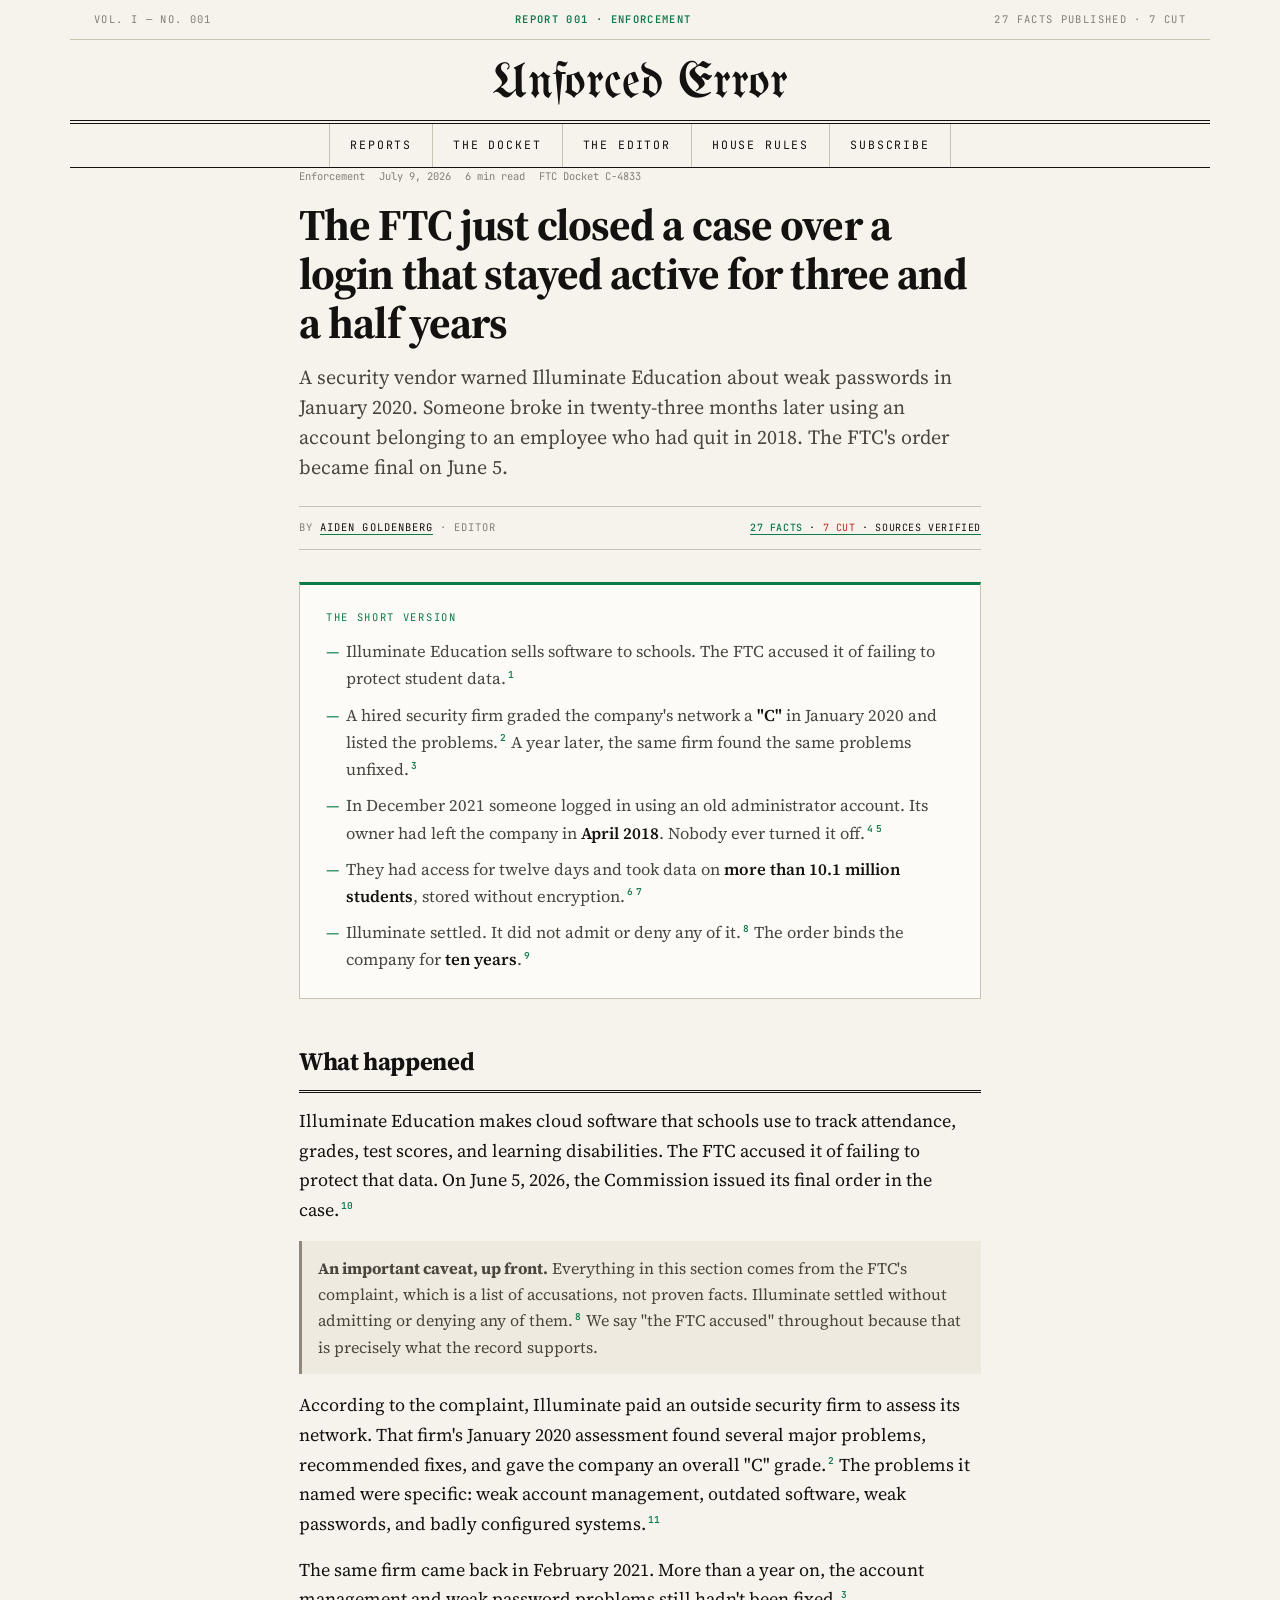
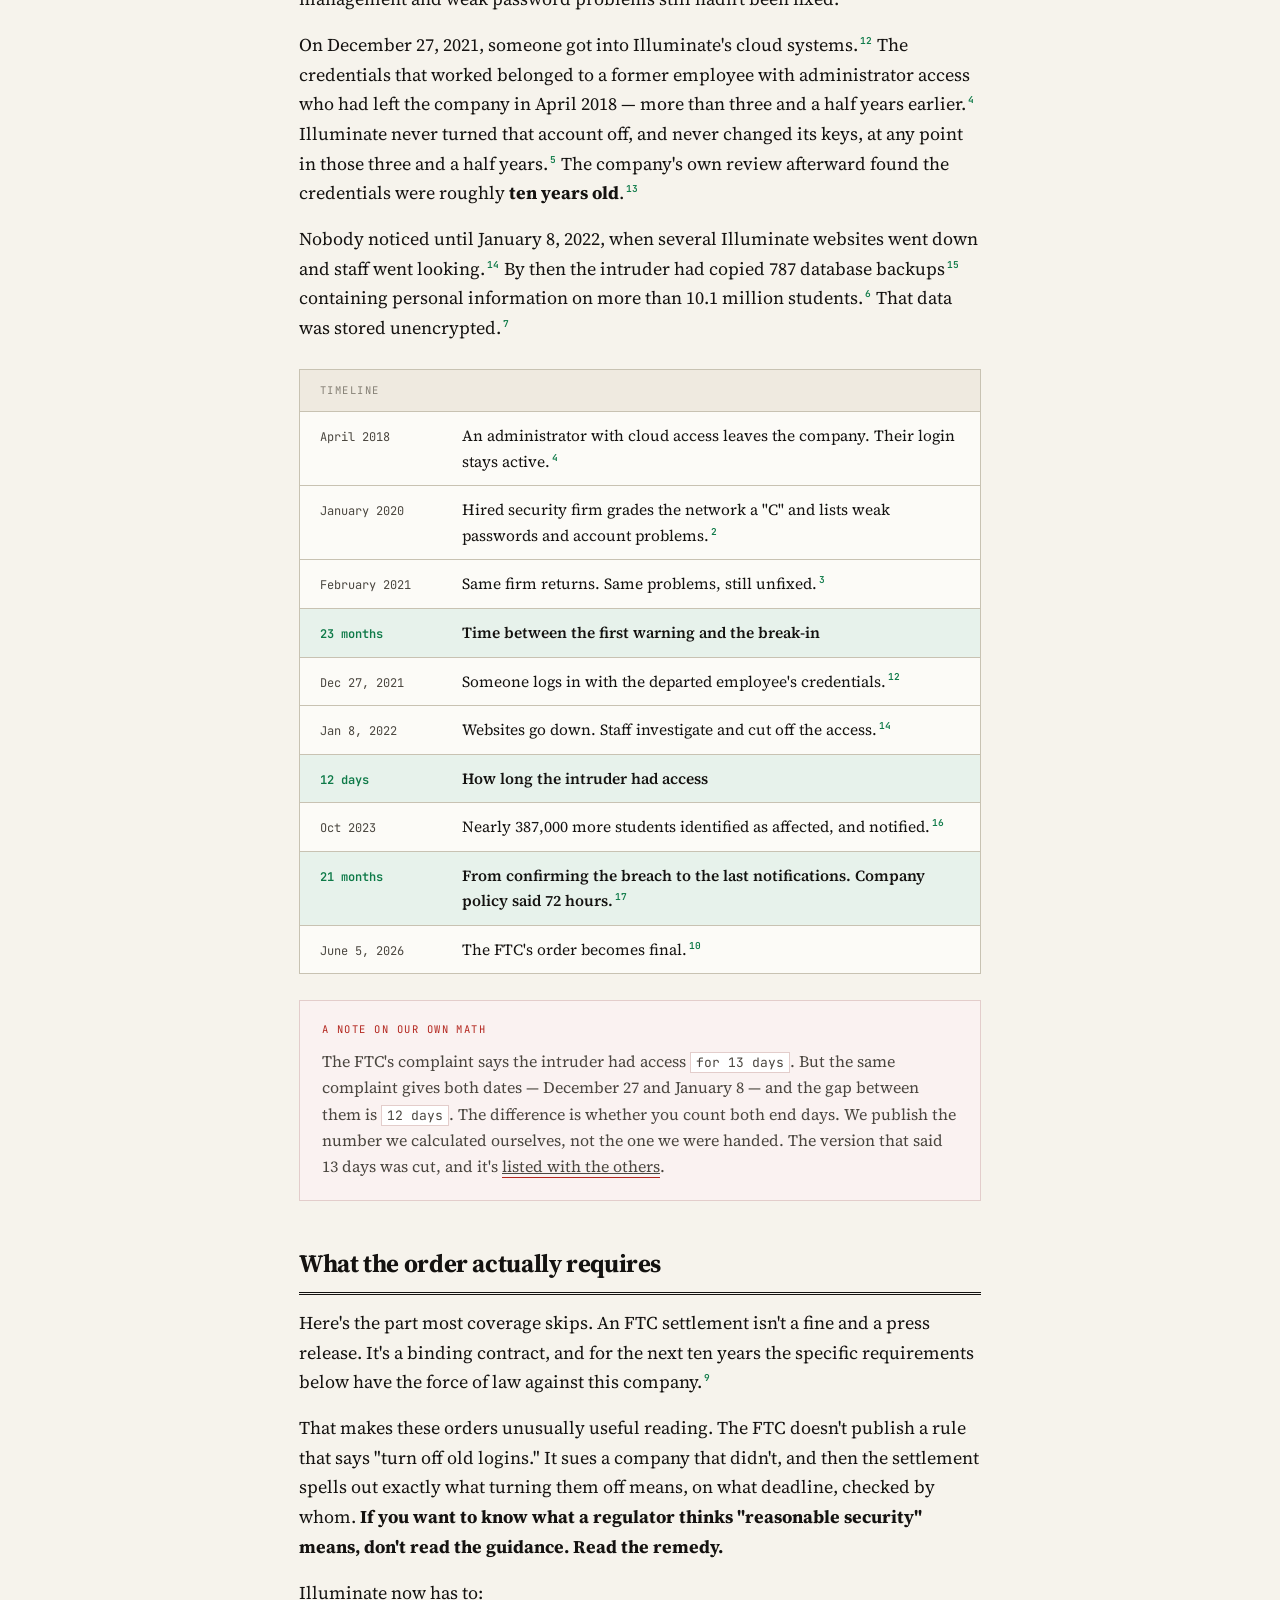
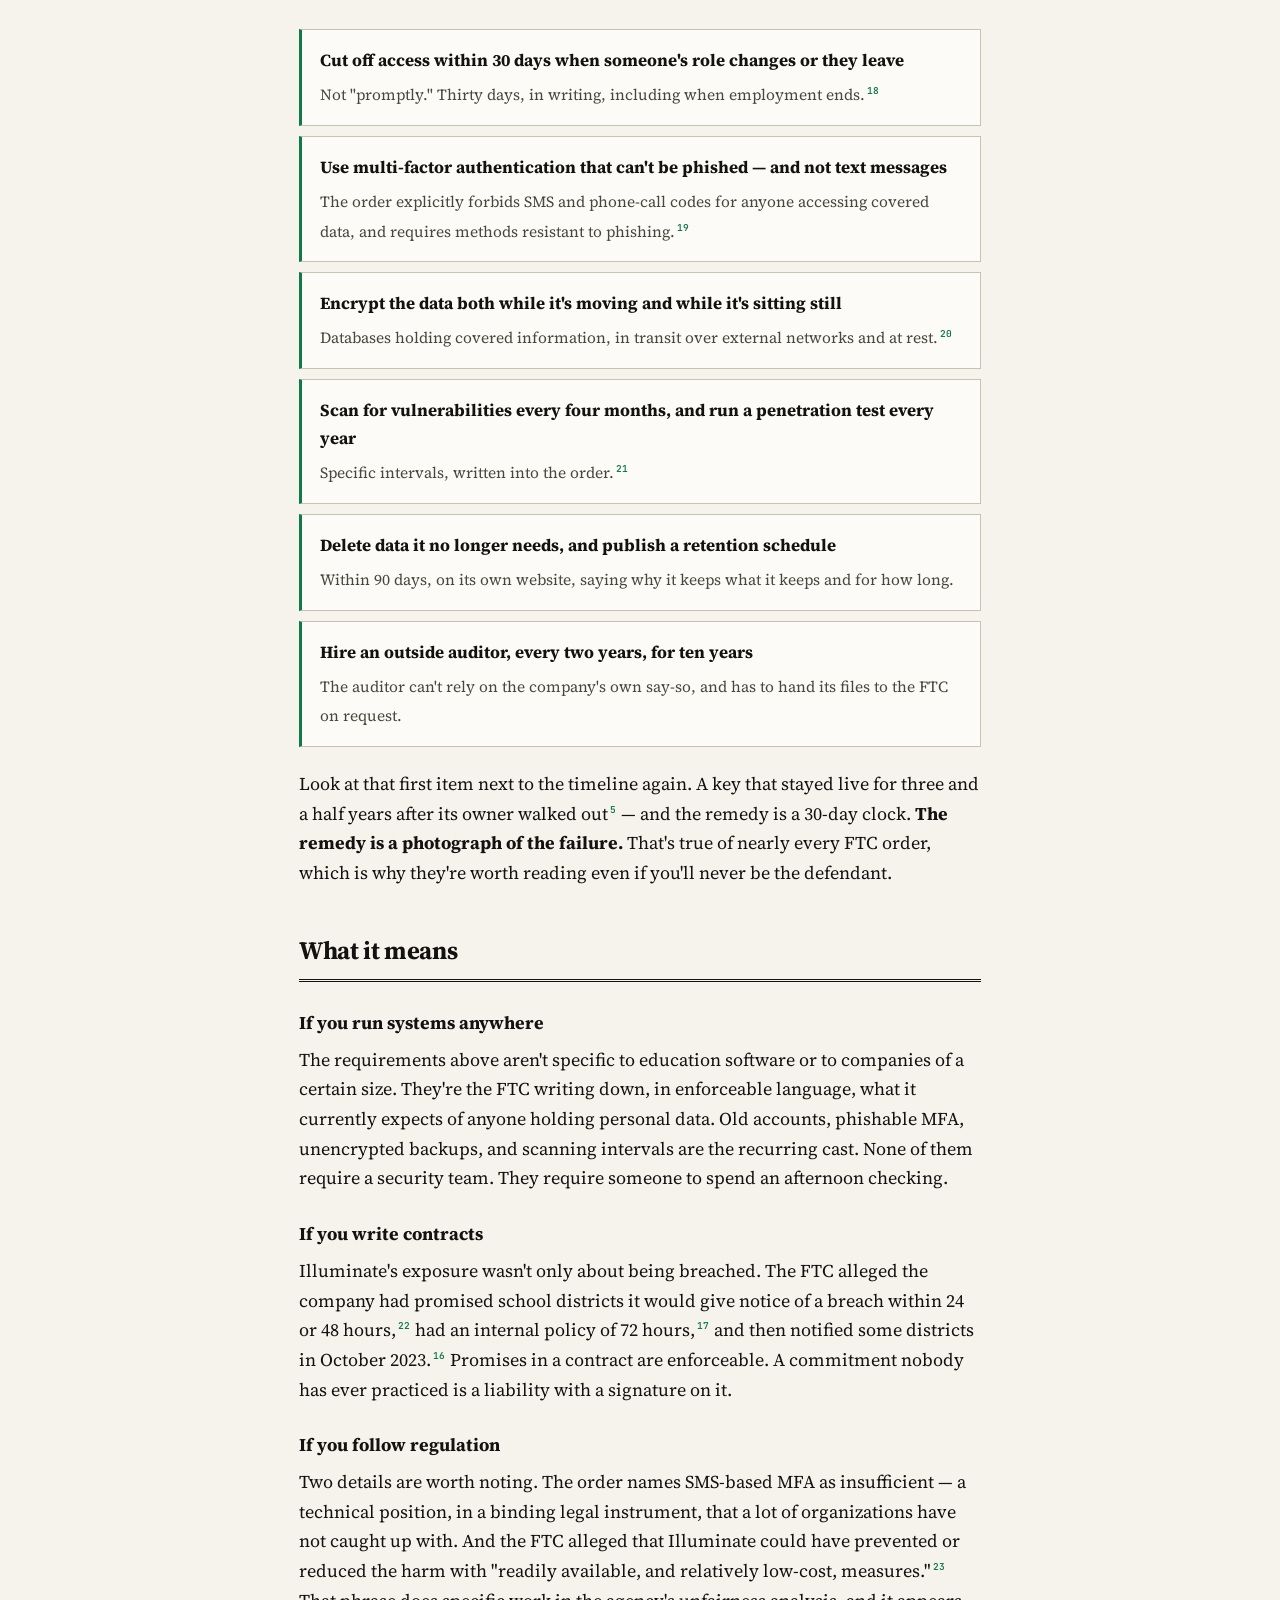
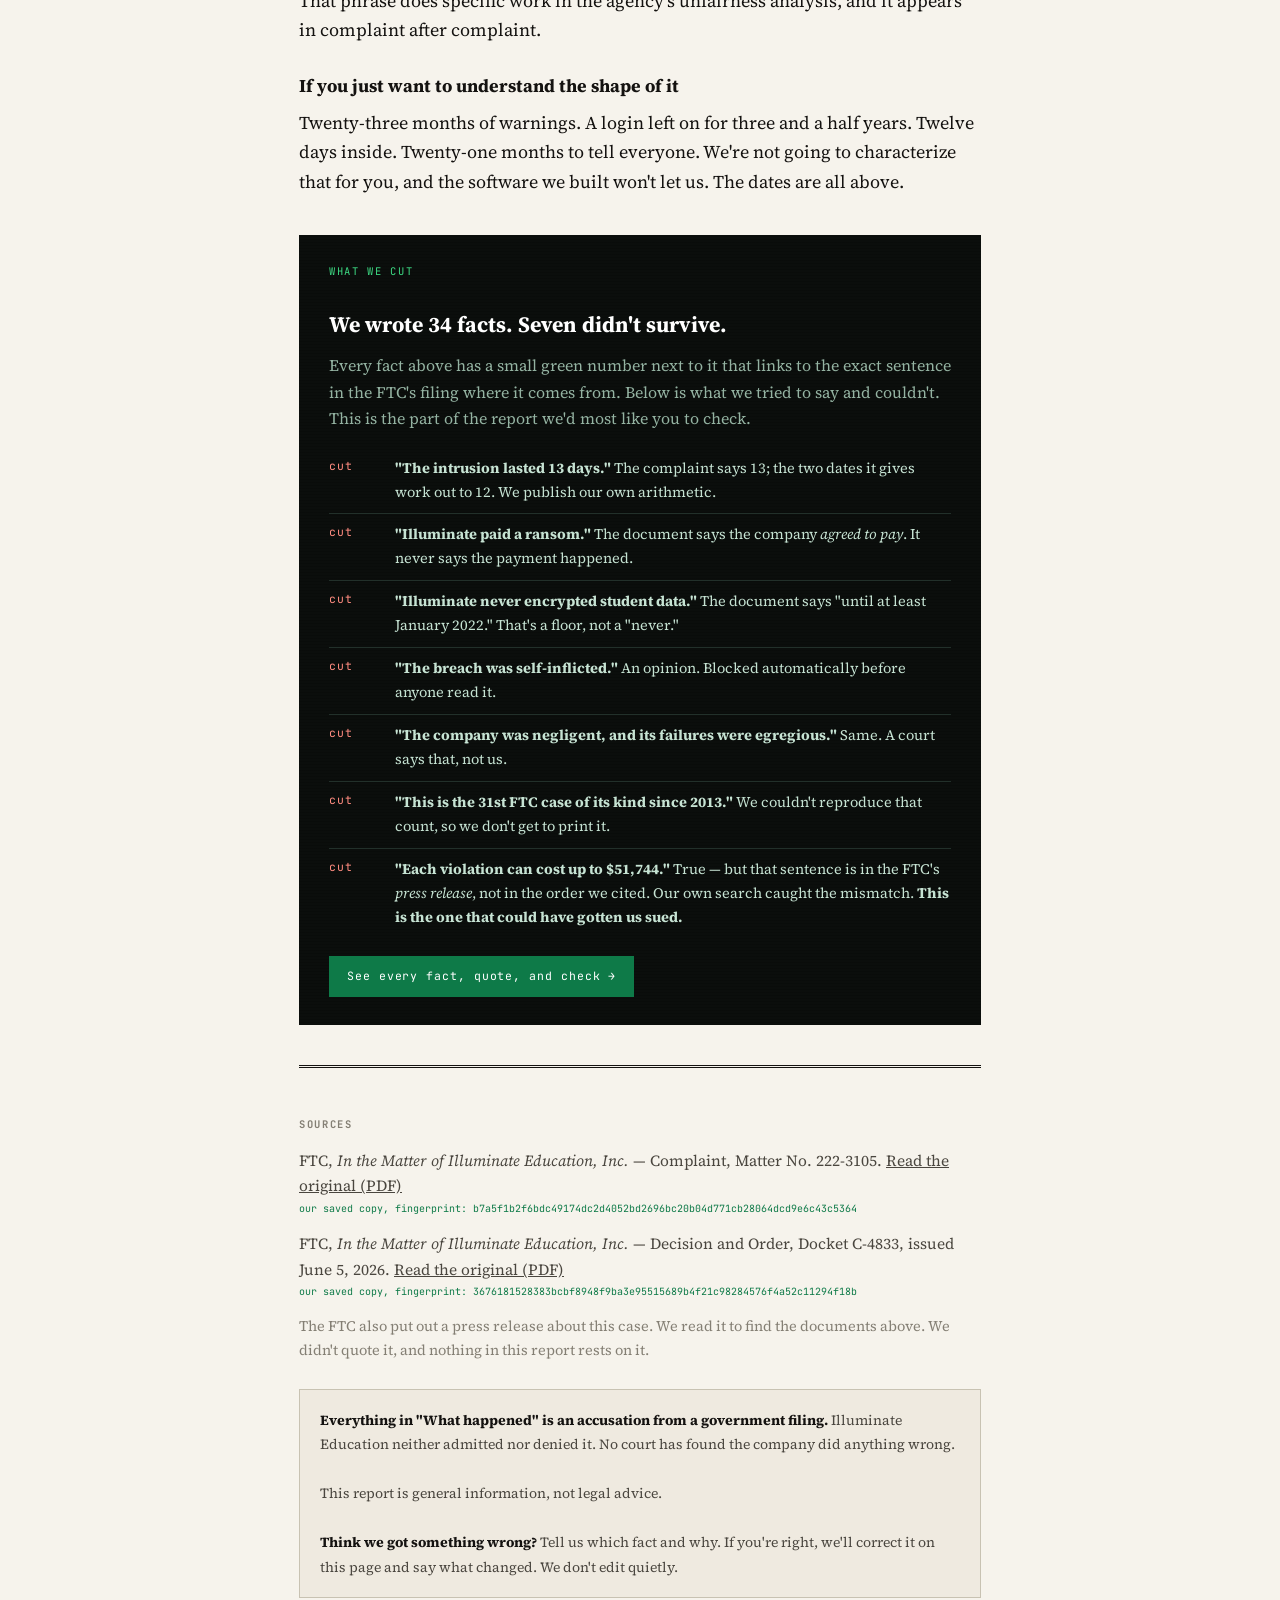
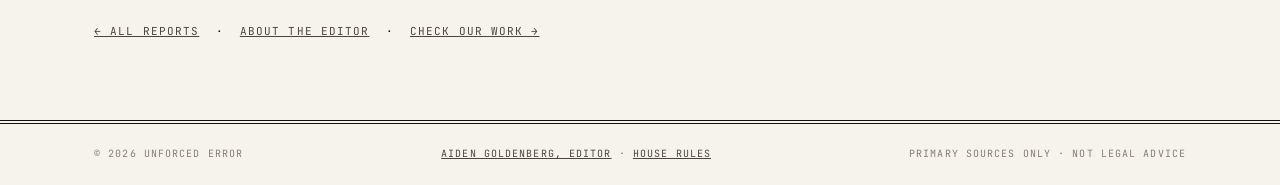
<file: repo 3/site/reports/illuminate-ftc-order.html>
<!DOCTYPE html>
<html lang="en">
<head>
<meta charset="UTF-8">
<meta name="viewport" content="width=device-width, initial-scale=1.0">
<title>The FTC just closed a case over a login that stayed active for three and a half years | Unforced Error</title>
<meta name="description" content="The FTC's order against Illuminate Education became final on June 5, 2026. The timeline, what the order requires, and every fact checked against the original filing.">
<link rel="preconnect" href="https://fonts.googleapis.com">
<link rel="preconnect" href="https://fonts.gstatic.com" crossorigin>
<link href="https://fonts.googleapis.com/css2?family=UnifrakturMaguntia&family=Source+Serif+4:ital,opsz,wght@0,8..60,400;0,8..60,600;0,8..60,700;1,8..60,400&family=JetBrains+Mono:wght@400;500;600&display=swap" rel="stylesheet">
<link rel="stylesheet" href="../assets/ue.css">
</head>
<body>

<div class="dateline">
  <span>Vol. I — No. 001</span>
  <span class="mid">Report 001 · Enforcement</span>
  <span>27 facts published · 7 cut</span>
</div>

<header class="masthead small">
  <a class="nameplate" href="../index.html"><span class="g" data-t="Unforced Error">Unforced Error</span></a>
</header>

<nav class="paper" aria-label="Sections">
  <a href="../index.html#reports">Reports</a>
  <a href="../docket.html">The Docket</a>
  <a href="../about.html">The Editor</a>
  <a href="../house-rules.html">House Rules</a>
  <a href="../index.html#subscribe">Subscribe</a>
</nav>

<article class="col">
  <div class="rmeta">
    <span class="tag">Enforcement</span>
    <span>July 9, 2026</span>
    <span>6 min read</span>
    <span>FTC Docket C-4833</span>
  </div>

  <h1>The FTC just closed a case over a login that stayed active for three and a half years</h1>

  <p class="stand">A security vendor warned Illuminate Education about weak passwords in January 2020. Someone broke in twenty-three months later using an account belonging to an employee who had quit in 2018. The FTC's order became final on June 5.</p>

  <div class="abyline">
    <span>By <a href="../about.html">Aiden Goldenberg</a> · Editor</span>
    <span><a class="cred" href="../checks/illuminate-ftc-order.html"><b>27 facts</b> · <i>7 cut</i> · sources verified</a></span>
  </div>

  <div class="tldr">
    <div class="t">The short version</div>
    <ul>
      <li>Illuminate Education sells software to schools. The FTC accused it of failing to protect student data.<a class="cref" href="../checks/illuminate-ftc-order.html#c27">1</a></li>
      <li>A hired security firm graded the company's network a <b>"C"</b> in January 2020 and listed the problems.<a class="cref" href="../checks/illuminate-ftc-order.html#c06">2</a> A year later, the same firm found the same problems unfixed.<a class="cref" href="../checks/illuminate-ftc-order.html#c07">3</a></li>
      <li>In December 2021 someone logged in using an old administrator account. Its owner had left the company in <b>April 2018</b>. Nobody ever turned it off.<a class="cref" href="../checks/illuminate-ftc-order.html#c08">4</a><a class="cref" href="../checks/illuminate-ftc-order.html#c09">5</a></li>
      <li>They had access for twelve days and took data on <b>more than 10.1 million students</b>, stored without encryption.<a class="cref" href="../checks/illuminate-ftc-order.html#c10">6</a><a class="cref" href="../checks/illuminate-ftc-order.html#c01">7</a></li>
      <li>Illuminate settled. It did not admit or deny any of it.<a class="cref" href="../checks/illuminate-ftc-order.html#c20">8</a> The order binds the company for <b>ten years</b>.<a class="cref" href="../checks/illuminate-ftc-order.html#c25">9</a></li>
    </ul>
  </div>

  <h2>What happened</h2>

  <p>Illuminate Education makes cloud software that schools use to track attendance, grades, test scores, and learning disabilities. The FTC accused it of failing to protect that data. On June 5, 2026, the Commission issued its final order in the case.<a class="cref" href="../checks/illuminate-ftc-order.html#c33">10</a></p>

  <p class="note"><b>An important caveat, up front.</b> Everything in this section comes from the FTC's complaint, which is a list of accusations, not proven facts. Illuminate settled without admitting or denying any of them.<a class="cref" href="../checks/illuminate-ftc-order.html#c20">8</a> We say "the FTC accused" throughout because that is precisely what the record supports.</p>

  <p>According to the complaint, Illuminate paid an outside security firm to assess its network. That firm's January 2020 assessment found several major problems, recommended fixes, and gave the company an overall "C" grade.<a class="cref" href="../checks/illuminate-ftc-order.html#c06">2</a> The problems it named were specific: weak account management, outdated software, weak passwords, and badly configured systems.<a class="cref" href="../checks/illuminate-ftc-order.html#c30">11</a></p>

  <p>The same firm came back in February 2021. More than a year on, the account management and weak password problems still hadn't been fixed.<a class="cref" href="../checks/illuminate-ftc-order.html#c07">3</a></p>

  <p>On December 27, 2021, someone got into Illuminate's cloud systems.<a class="cref" href="../checks/illuminate-ftc-order.html#c02">12</a> The credentials that worked belonged to a former employee with administrator access who had left the company in April 2018 — more than three and a half years earlier.<a class="cref" href="../checks/illuminate-ftc-order.html#c08">4</a> Illuminate never turned that account off, and never changed its keys, at any point in those three and a half years.<a class="cref" href="../checks/illuminate-ftc-order.html#c09">5</a> The company's own review afterward found the credentials were roughly <b>ten years old</b>.<a class="cref" href="../checks/illuminate-ftc-order.html#c28">13</a></p>

  <p>Nobody noticed until January 8, 2022, when several Illuminate websites went down and staff went looking.<a class="cref" href="../checks/illuminate-ftc-order.html#c03">14</a> By then the intruder had copied 787 database backups<a class="cref" href="../checks/illuminate-ftc-order.html#c31">15</a> containing personal information on more than 10.1 million students.<a class="cref" href="../checks/illuminate-ftc-order.html#c10">6</a> That data was stored unencrypted.<a class="cref" href="../checks/illuminate-ftc-order.html#c01">7</a></p>

  <div class="timeline">
    <div class="h">Timeline</div>
    <div class="trow"><span class="d">April 2018</span><span class="w">An administrator with cloud access leaves the company. Their login stays active.<a class="cref" href="../checks/illuminate-ftc-order.html#c08">4</a></span></div>
    <div class="trow"><span class="d">January 2020</span><span class="w">Hired security firm grades the network a "C" and lists weak passwords and account problems.<a class="cref" href="../checks/illuminate-ftc-order.html#c06">2</a></span></div>
    <div class="trow"><span class="d">February 2021</span><span class="w">Same firm returns. Same problems, still unfixed.<a class="cref" href="../checks/illuminate-ftc-order.html#c07">3</a></span></div>
    <div class="trow gap"><span class="d">23 months</span><span class="w">Time between the first warning and the break-in</span></div>
    <div class="trow"><span class="d">Dec 27, 2021</span><span class="w">Someone logs in with the departed employee's credentials.<a class="cref" href="../checks/illuminate-ftc-order.html#c02">12</a></span></div>
    <div class="trow"><span class="d">Jan 8, 2022</span><span class="w">Websites go down. Staff investigate and cut off the access.<a class="cref" href="../checks/illuminate-ftc-order.html#c03">14</a></span></div>
    <div class="trow gap"><span class="d">12 days</span><span class="w">How long the intruder had access</span></div>
    <div class="trow"><span class="d">Oct 2023</span><span class="w">Nearly 387,000 more students identified as affected, and notified.<a class="cref" href="../checks/illuminate-ftc-order.html#c15">16</a></span></div>
    <div class="trow gap"><span class="d">21 months</span><span class="w">From confirming the breach to the last notifications. Company policy said 72 hours.<a class="cref" href="../checks/illuminate-ftc-order.html#c13">17</a></span></div>
    <div class="trow"><span class="d">June 5, 2026</span><span class="w">The FTC's order becomes final.<a class="cref" href="../checks/illuminate-ftc-order.html#c33">10</a></span></div>
  </div>

  <div class="callout">
    <div class="t">A note on our own math</div>
    <p>The FTC's complaint says the intruder had access <code>for 13 days</code>. But the same complaint gives both dates — December 27 and January 8 — and the gap between them is <code>12 days</code>. The difference is whether you count both end days. We publish the number we calculated ourselves, not the one we were handed. The version that said 13 days was cut, and it's <a href="../checks/illuminate-ftc-order.html#c04" style="border-bottom:1px solid var(--red)">listed with the others</a>.</p>
  </div>

  <h2>What the order actually requires</h2>

  <p>Here's the part most coverage skips. An FTC settlement isn't a fine and a press release. It's a binding contract, and for the next ten years the specific requirements below have the force of law against this company.<a class="cref" href="../checks/illuminate-ftc-order.html#c25">9</a></p>

  <p>That makes these orders unusually useful reading. The FTC doesn't publish a rule that says "turn off old logins." It sues a company that didn't, and then the settlement spells out exactly what turning them off means, on what deadline, checked by whom. <b>If you want to know what a regulator thinks "reasonable security" means, don't read the guidance. Read the remedy.</b></p>

  <p>Illuminate now has to:</p>

  <ul class="checklist">
    <li>
      <b>Cut off access within 30 days when someone's role changes or they leave</b>
      <span>Not "promptly." Thirty days, in writing, including when employment ends.<a class="cref" href="../checks/illuminate-ftc-order.html#c22">18</a></span>
    </li>
    <li>
      <b>Use multi-factor authentication that can't be phished — and not text messages</b>
      <span>The order explicitly forbids SMS and phone-call codes for anyone accessing covered data, and requires methods resistant to phishing.<a class="cref" href="../checks/illuminate-ftc-order.html#c21">19</a></span>
    </li>
    <li>
      <b>Encrypt the data both while it's moving and while it's sitting still</b>
      <span>Databases holding covered information, in transit over external networks and at rest.<a class="cref" href="../checks/illuminate-ftc-order.html#c23">20</a></span>
    </li>
    <li>
      <b>Scan for vulnerabilities every four months, and run a penetration test every year</b>
      <span>Specific intervals, written into the order.<a class="cref" href="../checks/illuminate-ftc-order.html#c24">21</a></span>
    </li>
    <li>
      <b>Delete data it no longer needs, and publish a retention schedule</b>
      <span>Within 90 days, on its own website, saying why it keeps what it keeps and for how long.</span>
    </li>
    <li>
      <b>Hire an outside auditor, every two years, for ten years</b>
      <span>The auditor can't rely on the company's own say-so, and has to hand its files to the FTC on request.</span>
    </li>
  </ul>

  <p>Look at that first item next to the timeline again. A key that stayed live for three and a half years after its owner walked out<a class="cref" href="../checks/illuminate-ftc-order.html#c09">5</a> — and the remedy is a 30-day clock. <b>The remedy is a photograph of the failure.</b> That's true of nearly every FTC order, which is why they're worth reading even if you'll never be the defendant.</p>

  <h2>What it means</h2>

  <h3>If you run systems anywhere</h3>
  <p>The requirements above aren't specific to education software or to companies of a certain size. They're the FTC writing down, in enforceable language, what it currently expects of anyone holding personal data. Old accounts, phishable MFA, unencrypted backups, and scanning intervals are the recurring cast. None of them require a security team. They require someone to spend an afternoon checking.</p>

  <h3>If you write contracts</h3>
  <p>Illuminate's exposure wasn't only about being breached. The FTC alleged the company had promised school districts it would give notice of a breach within 24 or 48 hours,<a class="cref" href="../checks/illuminate-ftc-order.html#c14">22</a> had an internal policy of 72 hours,<a class="cref" href="../checks/illuminate-ftc-order.html#c13">17</a> and then notified some districts in October 2023.<a class="cref" href="../checks/illuminate-ftc-order.html#c15">16</a> Promises in a contract are enforceable. A commitment nobody has ever practiced is a liability with a signature on it.</p>

  <h3>If you follow regulation</h3>
  <p>Two details are worth noting. The order names SMS-based MFA as insufficient — a technical position, in a binding legal instrument, that a lot of organizations have not caught up with. And the FTC alleged that Illuminate could have prevented or reduced the harm with "readily available, and relatively low-cost, measures."<a class="cref" href="../checks/illuminate-ftc-order.html#c29">23</a> That phrase does specific work in the agency's unfairness analysis, and it appears in complaint after complaint.</p>

  <h3>If you just want to understand the shape of it</h3>
  <p>Twenty-three months of warnings. A login left on for three and a half years. Twelve days inside. Twenty-one months to tell everyone. We're not going to characterize that for you, and the software we built won't let us. The dates are all above.</p>

  <!-- WHAT WE CUT -->
  <div class="cut tc-meta">
    <div class="t">What we cut</div>
    <h3>We wrote 34 facts. Seven didn't survive.</h3>
    <p>Every fact above has a small green number next to it that links to the exact sentence in the FTC's filing where it comes from. Below is what we tried to say and couldn't. This is the part of the report we'd most like you to check.</p>
    <table>
      <tr><td>cut</td><td><b>"The intrusion lasted 13 days."</b> The complaint says 13; the two dates it gives work out to 12. We publish our own arithmetic.</td></tr>
      <tr><td>cut</td><td><b>"Illuminate paid a ransom."</b> The document says the company <em>agreed to pay</em>. It never says the payment happened.</td></tr>
      <tr><td>cut</td><td><b>"Illuminate never encrypted student data."</b> The document says "until at least January 2022." That's a floor, not a "never."</td></tr>
      <tr><td>cut</td><td><b>"The breach was self-inflicted."</b> An opinion. Blocked automatically before anyone read it.</td></tr>
      <tr><td>cut</td><td><b>"The company was negligent, and its failures were egregious."</b> Same. A court says that, not us.</td></tr>
      <tr><td>cut</td><td><b>"This is the 31st FTC case of its kind since 2013."</b> We couldn't reproduce that count, so we don't get to print it.</td></tr>
      <tr><td>cut</td><td><b>"Each violation can cost up to $51,744."</b> True — but that sentence is in the FTC's <em>press release</em>, not in the order we cited. Our own search caught the mismatch. <b>This is the one that could have gotten us sued.</b></td></tr>
    </table>
    <a href="../checks/illuminate-ftc-order.html">See every fact, quote, and check →</a>
  </div>

  <div class="sources">
    <h3>Sources</h3>
    <ul>
      <li>
        FTC, <em>In the Matter of Illuminate Education, Inc.</em> — Complaint, Matter No. 222-3105.
        <a href="https://www.ftc.gov/system/files/ftc_gov/pdf/2223105illuminatecomplaint.pdf">Read the original (PDF)</a>
        <span class="h">our saved copy, fingerprint: b7a5f1b2f6bdc49174dc2d4052bd2696bc20b04d771cb28064dcd9e6c43c5364</span>
      </li>
      <li>
        FTC, <em>In the Matter of Illuminate Education, Inc.</em> — Decision and Order, Docket C-4833, issued June 5, 2026.
        <a href="https://www.ftc.gov/system/files/ftc_gov/pdf/2223105c4833illuminatefinalorder.pdf">Read the original (PDF)</a>
        <span class="h">our saved copy, fingerprint: 3676181528383bcbf8948f9ba3e95515689b4f21c98284576f4a52c11294f18b</span>
      </li>
    </ul>
    <p style="font-size:14.5px;color:var(--ink-3)">The FTC also put out a press release about this case. We read it to find the documents above. We didn't quote it, and nothing in this report rests on it.</p>
  </div>

  <div class="legal">
    <b>Everything in "What happened" is an accusation from a government filing.</b> Illuminate Education neither admitted nor denied it. No court has found the company did anything wrong.<br><br>
    This report is general information, not legal advice.<br><br>
    <b>Think we got something wrong?</b> Tell us which fact and why. If you're right, we'll correct it on this page and say what changed. We don't edit quietly.
  </div>
</article>

<div class="navback">
  <a href="../index.html">← All reports</a> &nbsp;·&nbsp; <a href="../about.html">About the editor</a> &nbsp;·&nbsp; <a href="../checks/illuminate-ftc-order.html">Check our work →</a>
</div>

<footer>
  <div class="foot">
    <span>© 2026 Unforced Error</span>
    <span><a href="../about.html">Aiden Goldenberg, Editor</a> · <a href="../house-rules.html">House Rules</a></span>
    <span>Primary sources only · Not legal advice</span>
  </div>
</footer>
</body>
</html>
</file>
<file: repo 3/site/assets/ue.css>
:root{
  --newsprint:#F6F3EC;
  --newsprint-2:#EFEAE0;
  --paper:#FCFBF7;
  --ink:#141210;
  --ink-2:#4A463F;
  --ink-3:#847F74;
  --rule:#C8C2B2;
  --rule-2:#8F887A;
  --green:#0E7A48;
  --green-br:#3DDC84;
  --green-lt:#E7F2EB;
  --red:#B3261E;
  --red-lt:#FAF2F1;
  --term:#0B0E0C;
  --term-2:#141A16;
  --amber:#B26B00;
}
*{margin:0;padding:0;box-sizing:border-box}
html{scroll-behavior:smooth;-webkit-text-size-adjust:100%}
body{
  background:var(--newsprint);color:var(--ink);
  font-family:'Source Serif 4',Georgia,'Times New Roman',serif;
  font-size:18px;line-height:1.65;-webkit-font-smoothing:antialiased;
}
.m,.mono{font-family:'JetBrains Mono',ui-monospace,Menlo,monospace}
a{color:inherit}
::selection{background:var(--green);color:#fff}
.wrap{max-width:1140px;margin:0 auto;padding:0 24px}
.col{max-width:730px;margin:0 auto;padding:0 24px}

/* ═══ THE WIRE ═══ */
.wire{background:var(--term);color:var(--green-br);overflow:hidden;white-space:nowrap;position:relative;border-bottom:1px solid #1E2B22}
.wire::after{content:"";position:absolute;inset:0;background:repeating-linear-gradient(0deg,transparent 0 2px,rgba(0,0,0,.24) 2px 3px);pointer-events:none}
.wire-track{display:inline-block;padding:8px 0;font-family:'JetBrains Mono',monospace;font-size:11.5px;letter-spacing:.05em;animation:wire 55s linear infinite}
.wire-track span{margin:0 24px}
.wire-track .tag{color:#7CFFB2;border:1px solid #26503A;padding:1px 7px;margin-right:8px}
@keyframes wire{from{transform:translateX(0)}to{transform:translateX(-50%)}}
@media (prefers-reduced-motion:reduce){.wire-track{animation:none}.blink{animation:none}}

/* ═══ DATELINE ═══ */
.dateline{max-width:1140px;margin:0 auto;padding:11px 24px;display:flex;justify-content:space-between;gap:12px;
  font-family:'JetBrains Mono',monospace;font-size:10.5px;letter-spacing:.13em;text-transform:uppercase;
  color:var(--ink-3);border-bottom:1px solid var(--rule)}
.dateline .mid{color:var(--green);font-weight:600}
@media(max-width:760px){.dateline{flex-wrap:wrap;justify-content:center;text-align:center;gap:6px 16px}}

/* ═══ MASTHEAD ═══ */
.masthead{max-width:1140px;margin:0 auto;padding:32px 24px 16px;text-align:center;border-bottom:4px double var(--ink)}
.nameplate{font-family:'UnifrakturMaguntia',serif;font-size:clamp(44px,8.6vw,96px);line-height:.96;display:inline-block;text-decoration:none;position:relative}
.nameplate .g{position:relative;display:inline-block}
.nameplate:hover .g::before,.nameplate:hover .g::after{content:attr(data-t);position:absolute;left:0;top:0;width:100%;overflow:hidden}
.nameplate:hover .g::before{color:var(--green);transform:translate(-2px,-1px);clip-path:inset(0 0 55% 0)}
.nameplate:hover .g::after{color:var(--red);transform:translate(2px,1px);clip-path:inset(55% 0 0 0)}
.masthead .tag{margin-top:8px;font-family:'JetBrains Mono',monospace;font-size:11.5px;letter-spacing:.1em;color:var(--ink-2)}
.masthead .tag b{color:var(--green);font-weight:500}
.masthead.small{padding:20px 24px 12px}
.masthead.small .nameplate{font-size:clamp(30px,5vw,50px)}

nav.paper{max-width:1140px;margin:0 auto;padding:0 24px;display:flex;justify-content:center;border-bottom:1px solid var(--ink);flex-wrap:wrap}
nav.paper a{font-family:'JetBrains Mono',monospace;font-size:11.5px;letter-spacing:.16em;text-transform:uppercase;
  text-decoration:none;padding:12px 20px;border-left:1px solid var(--rule)}
nav.paper a:last-child{border-right:1px solid var(--rule)}
nav.paper a:hover{background:var(--ink);color:var(--newsprint)}
nav.paper a:focus-visible{outline:2px solid var(--green);outline-offset:-2px}

/* ═══ SECTION RULES ═══ */
.secrule{display:flex;align-items:center;gap:16px;margin:0 0 28px}
.secrule::before,.secrule::after{content:"";flex:1;border-top:3px double var(--ink)}
.secrule h2{font-size:21px;font-weight:700;letter-spacing:.05em;text-transform:uppercase;white-space:nowrap}
.secno{font-family:'JetBrains Mono',monospace;font-size:10.5px;color:var(--green);letter-spacing:.18em;white-space:nowrap}

/* ═══ FRONT PAGE ═══ */
.front{max-width:1140px;margin:0 auto;padding:40px 24px 52px;display:grid;grid-template-columns:minmax(0,1.85fr) minmax(0,1fr);gap:0}
@media(max-width:900px){.front{grid-template-columns:1fr}}
.lead{padding-right:34px;border-right:1px solid var(--rule)}
@media(max-width:900px){.lead{padding-right:0;border-right:none}}
.eyebrow{font-family:'JetBrains Mono',monospace;font-size:10.5px;letter-spacing:.2em;text-transform:uppercase;color:var(--red);margin-bottom:12px}
.lead h1{font-size:clamp(30px,4.3vw,50px);line-height:1.1;font-weight:700;letter-spacing:-.018em;margin-bottom:16px}
.lead .dek{font-size:20px;color:var(--ink-2);line-height:1.5;margin-bottom:22px}
.lead .dek b{color:var(--ink);font-weight:600}
.lead .byline{font-family:'JetBrains Mono',monospace;font-size:10.5px;letter-spacing:.1em;text-transform:uppercase;color:var(--ink-3);
  padding-bottom:14px;border-bottom:1px solid var(--rule);margin-bottom:18px}
.lead .byline a{color:var(--ink);text-decoration:none;border-bottom:1px solid var(--green)}
.lead .cols{column-count:2;column-gap:30px;column-rule:1px solid var(--rule);font-size:16.5px;line-height:1.62}
@media(max-width:660px){.lead .cols{column-count:1}}
.lead .cols p{margin-bottom:13px}
.lead .cols p:first-child::first-letter{font-family:'UnifrakturMaguntia',serif;font-size:60px;float:left;line-height:.8;padding:5px 9px 0 0;color:var(--green)}
.lead .cols b{font-weight:600}

/* ═══ TERMINAL PANEL ═══ */
.term{background:var(--term);color:#C9E9D4;border:1px solid #223328;position:relative;align-self:start;margin-left:34px}
@media(max-width:900px){.term{margin-left:0;margin-top:40px}}
.term::after{content:"";position:absolute;inset:0;background:repeating-linear-gradient(0deg,transparent 0 2px,rgba(0,0,0,.20) 2px 3px);pointer-events:none}
.term-h{display:flex;justify-content:space-between;align-items:center;padding:9px 15px;border-bottom:1px solid #223328;
  font-family:'JetBrains Mono',monospace;font-size:10.5px;letter-spacing:.14em;text-transform:uppercase;color:var(--green-br)}
.dots{display:flex;gap:5px}.dots i{width:7px;height:7px;border-radius:50%;background:#2A4034;display:block}
.dots i:first-child{background:var(--red)}
.term-b{padding:16px 15px 18px;font-family:'JetBrains Mono',monospace;font-size:12px;line-height:1.95;position:relative;z-index:1}
.term-b .k{color:#6FA88A}.term-b .v{color:#E4F5EA}.term-b .ok{color:var(--green-br)}
.term-b .warn{color:#FFB454}.term-b .bad{color:#FF7A6E}
.blink{animation:blink 1.1s steps(1) infinite}@keyframes blink{50%{opacity:0}}
.term-f{border-top:1px solid #223328;padding:11px 15px;font-family:'JetBrains Mono',monospace;font-size:10px;color:#6FA88A;position:relative;z-index:1;line-height:1.7}

/* ═══ THE RULE BAND ═══ */
.band{background:var(--ink);color:var(--newsprint);padding:52px 24px;text-align:center;margin-bottom:64px}
.band q{display:block;max-width:840px;margin:0 auto;font-size:clamp(21px,2.8vw,31px);line-height:1.34;quotes:'"' '"'}
.band q b{color:var(--green-br);font-weight:600}
.band .sub{margin-top:18px;font-family:'JetBrains Mono',monospace;font-size:10.5px;letter-spacing:.16em;text-transform:uppercase;color:#8C8578}

/* ═══ HOW WE CHECK ═══ */
.how{margin-bottom:64px}
.steps{display:grid;grid-template-columns:repeat(3,1fr);border:1px solid var(--rule);background:var(--rule);gap:1px}
@media(max-width:760px){.steps{grid-template-columns:1fr}}
.step{background:var(--paper);padding:24px 22px}
.step .n{font-family:'JetBrains Mono',monospace;font-size:10.5px;color:var(--green);letter-spacing:.16em;margin-bottom:10px}
.step h3{font-size:18px;font-weight:700;margin-bottom:7px}
.step p{font-size:15.5px;color:var(--ink-2);line-height:1.55}
.how .after{margin-top:20px;font-size:17px;color:var(--ink-2)}
.how .after b{color:var(--ink);font-weight:600}
.how .after a{color:var(--ink);border-bottom:1.5px solid var(--green);text-decoration:none}

/* ═══ REPORT CARDS ═══ */
.cards{margin-bottom:64px}
.card{border:1px solid var(--rule);background:var(--paper);display:grid;grid-template-columns:minmax(0,2.1fr) minmax(0,1fr);margin-bottom:18px}
@media(max-width:780px){.card{grid-template-columns:1fr}}
.card-m{padding:28px 30px;border-right:1px solid var(--rule)}
@media(max-width:780px){.card-m{border-right:none;border-bottom:1px solid var(--rule)}}
.card-m .meta{font-family:'JetBrains Mono',monospace;font-size:10.5px;color:var(--ink-3);display:flex;gap:14px;flex-wrap:wrap;margin-bottom:12px}
.card-m .meta .t{color:var(--red);text-transform:uppercase;letter-spacing:.1em}
.card-m h3{font-size:25px;line-height:1.22;font-weight:700;letter-spacing:-.015em;margin-bottom:11px}
.card-m h3 a{text-decoration:none}.card-m h3 a:hover{color:var(--green)}
.card-m p{font-size:16px;color:var(--ink-2)}
.card-l{padding:28px 24px;background:var(--newsprint-2);font-family:'JetBrains Mono',monospace;font-size:11.5px;line-height:2}
.card-l .r{display:flex;justify-content:space-between;border-bottom:1px dashed var(--rule)}
.card-l .r:last-of-type{border-bottom:none}
.card-l .g{color:var(--green)}.card-l .b{color:var(--red)}
.card-l a{display:block;margin-top:12px;font-size:10.5px;letter-spacing:.1em;text-transform:uppercase;color:var(--ink);text-decoration:none;border-bottom:1px solid var(--green);width:fit-content}
.empty{border:1px dashed var(--rule-2);padding:24px 28px;font-size:16px;color:var(--ink-2);line-height:1.7}
.empty b{color:var(--ink)}

/* ═══ NO OPINIONS ═══ */
.noop{border:1px solid var(--red);background:var(--red-lt);padding:30px 32px;margin-bottom:64px}
.noop h3{font-size:21px;font-weight:700;margin-bottom:13px}
.noop p{font-size:16.5px;color:var(--ink-2);margin-bottom:13px}
.noop p:last-child{margin-bottom:0}
.noop .strike{text-decoration:line-through;color:var(--rule-2)}
.noop code{font-family:'JetBrains Mono',monospace;font-size:13.5px;background:#fff;border:1px solid var(--rule);padding:1px 6px}
.noop b{color:var(--ink);font-weight:600}

/* ═══ SUBSCRIBE ═══ */
.sub-wrap{max-width:820px;margin:0 auto 64px;padding:0 24px}
.coupon{border:2.5px dashed var(--ink);background:var(--paper);padding:38px 34px;position:relative;text-align:center}
.coupon .sc{position:absolute;top:-14px;left:32px;background:var(--newsprint);padding:0 8px;font-size:19px}
.coupon .ey{font-family:'JetBrains Mono',monospace;font-size:10.5px;letter-spacing:.2em;text-transform:uppercase;color:var(--green);margin-bottom:11px}
.coupon h2{font-size:clamp(24px,3.3vw,33px);line-height:1.15;font-weight:700}
.coupon p.s{color:var(--ink-2);margin:11px auto 24px;max-width:38em;font-size:16.5px}
.coupon form{display:flex;max-width:470px;margin:0 auto;border:1.5px solid var(--ink)}
.coupon input[type=email]{flex:1;border:0;background:#fff;padding:14px 15px;font-family:'JetBrains Mono',monospace;font-size:13.5px;min-width:0}
.coupon input[type=email]:focus{outline:2px solid var(--green);outline-offset:-2px}
.coupon button{border:0;background:var(--ink);color:var(--newsprint);font-family:'JetBrains Mono',monospace;font-size:11.5px;letter-spacing:.1em;text-transform:uppercase;padding:14px 22px;cursor:pointer}
.coupon button:hover{background:var(--green)}
.coupon .fine{margin-top:12px;font-family:'JetBrains Mono',monospace;font-size:10px;letter-spacing:.05em;color:var(--ink-3)}
.coupon .msg{margin-top:10px;font-family:'JetBrains Mono',monospace;font-size:11.5px;color:var(--red);min-height:1em}

/* ═══ FOOTER ═══ */
footer{border-top:4px double var(--ink);margin-top:56px}
.foot{max-width:1140px;margin:0 auto;padding:22px 24px;display:flex;justify-content:space-between;gap:14px;flex-wrap:wrap;
  font-family:'JetBrains Mono',monospace;font-size:10px;letter-spacing:.11em;text-transform:uppercase;color:var(--ink-3)}
.foot a{color:var(--ink-2)}

/* ═══ ARTICLE ═══ */
article{padding:40px 0 8px}
.rmeta{font-family:'JetBrains Mono',monospace;font-size:10.5px;color:var(--ink-3);display:flex;gap:14px;flex-wrap:wrap;margin-bottom:14px}
.rmeta .t{color:var(--red);text-transform:uppercase;letter-spacing:.12em}
article h1{font-size:clamp(29px,4.4vw,44px);line-height:1.12;letter-spacing:-.02em;font-weight:700;margin-bottom:15px}
article .stand{font-size:20px;color:var(--ink-2);line-height:1.5;margin-bottom:24px}
.abyline{font-family:'JetBrains Mono',monospace;font-size:10.5px;letter-spacing:.1em;text-transform:uppercase;color:var(--ink-3);
  border-top:1px solid var(--rule);border-bottom:1px solid var(--rule);padding:12px 0;display:flex;justify-content:space-between;gap:12px;flex-wrap:wrap;margin-bottom:32px}
.abyline a{color:var(--ink);text-decoration:none;border-bottom:1px solid var(--green)}

.tldr{background:var(--paper);border:1px solid var(--rule);border-top:3px solid var(--green);padding:24px 26px;margin-bottom:34px}
.tldr .t{font-family:'JetBrains Mono',monospace;font-size:10.5px;letter-spacing:.16em;text-transform:uppercase;color:var(--green);margin-bottom:12px}
.tldr ul{list-style:none}
.tldr li{padding-left:20px;position:relative;margin-bottom:9px;font-size:16.5px;color:var(--ink-2)}
.tldr li:last-child{margin-bottom:0}
.tldr li::before{content:"—";position:absolute;left:0;color:var(--green)}
.tldr li b{color:var(--ink);font-weight:600}

article h2{font-size:25px;font-weight:700;letter-spacing:-.015em;margin:42px 0 13px;padding-bottom:8px;border-bottom:3px double var(--ink)}
article h3{font-size:18px;font-weight:700;margin:26px 0 7px}
article p{margin-bottom:16px}
article p.note{color:var(--ink-2);font-size:16px;background:var(--newsprint-2);border-left:3px solid var(--rule-2);padding:14px 16px}

.cref{font-family:'JetBrains Mono',monospace;font-size:9.5px;color:var(--green);vertical-align:super;text-decoration:none;padding:0 1px 0 2px;font-weight:600}
.cref:hover{background:var(--green);color:#fff}

.timeline{background:var(--paper);border:1px solid var(--rule);margin:26px 0}
.timeline .h{font-family:'JetBrains Mono',monospace;font-size:10.5px;letter-spacing:.14em;text-transform:uppercase;color:var(--ink-3);padding:12px 20px;border-bottom:1px solid var(--rule);background:var(--newsprint-2)}
.trow{display:flex;gap:16px;padding:11px 20px;border-bottom:1px solid var(--rule);align-items:baseline}
.trow:last-child{border-bottom:none}
.trow .d{font-family:'JetBrains Mono',monospace;font-size:12px;color:var(--ink-2);min-width:126px;flex-shrink:0}
.trow .w{font-size:15.5px}
.trow.gap{background:var(--green-lt)}
.trow.gap .d{color:var(--green);font-weight:600}
.trow.gap .w{font-weight:600}

.checklist{margin:22px 0;list-style:none}
.checklist li{background:var(--paper);border:1px solid var(--rule);border-left:3px solid var(--green);padding:16px 18px;margin-bottom:10px}
.checklist li b{display:block;font-size:17px;margin-bottom:5px}
.checklist li span{font-size:15.5px;color:var(--ink-2)}

.callout{background:var(--red-lt);border:1px solid #E3CDCB;padding:20px 22px;margin:26px 0}
.callout .t{font-family:'JetBrains Mono',monospace;font-size:10.5px;letter-spacing:.14em;text-transform:uppercase;color:var(--red);margin-bottom:9px}
.callout p{font-size:16px;color:var(--ink-2);margin-bottom:0}
.callout code{font-family:'JetBrains Mono',monospace;font-size:13px;background:#fff;border:1px solid #E3CDCB;padding:1px 5px}

.cut{background:var(--term);color:#C6E3D3;padding:28px 30px;margin:38px 0;position:relative}
.cut::after{content:"";position:absolute;inset:0;background:repeating-linear-gradient(0deg,transparent 0 2px,rgba(0,0,0,.16) 2px 3px);pointer-events:none}
.cut>*{position:relative;z-index:1}
.cut .t{font-family:'JetBrains Mono',monospace;font-size:10.5px;letter-spacing:.16em;text-transform:uppercase;color:var(--green-br);margin-bottom:10px}
.cut h3{color:#fff;font-size:22px;margin-bottom:10px;font-weight:700}
.cut p{color:#94B3A2;font-size:16px;margin-bottom:16px}
.cut table{width:100%;border-collapse:collapse;font-size:14.5px}
.cut td{padding:9px 0;border-bottom:1px solid #22302A;vertical-align:top}
.cut td:first-child{font-family:'JetBrains Mono',monospace;color:#FF8C80;width:66px;font-size:11.5px;letter-spacing:.08em}
.cut tr:last-child td{border-bottom:none}
.cut a{display:inline-block;margin-top:18px;font-family:'JetBrains Mono',monospace;font-size:11.5px;letter-spacing:.08em;background:var(--green);color:#fff;padding:11px 18px;text-decoration:none}
.cut a:hover{background:var(--green-br);color:var(--term)}

.sources{border-top:3px double var(--ink);margin-top:40px;padding-top:22px}
.sources h3{font-family:'JetBrains Mono',monospace;font-size:10.5px;letter-spacing:.16em;text-transform:uppercase;color:var(--ink-3);margin-bottom:14px}
.sources li{list-style:none;margin-bottom:14px;font-size:15.5px;color:var(--ink-2)}
.sources .h{font-family:'JetBrains Mono',monospace;font-size:10px;color:var(--green);word-break:break-all;display:block;margin-top:2px}
.legal{margin-top:26px;padding:18px 20px;background:var(--newsprint-2);border:1px solid var(--rule);font-size:14px;color:var(--ink-2);line-height:1.75}
.legal b{color:var(--ink)}
.navback{padding:24px;font-family:'JetBrains Mono',monospace;font-size:11px;letter-spacing:.1em;text-transform:uppercase;max-width:1140px;margin:0 auto}
.navback a{color:var(--ink-2)}

/* ═══ ABOUT / AUTHOR ═══ */
.author{display:grid;grid-template-columns:minmax(0,1fr) 280px;gap:44px;padding:44px 0 20px;align-items:start}
@media(max-width:840px){.author{grid-template-columns:1fr;gap:32px}}
.author h1{font-size:clamp(30px,4.4vw,44px);line-height:1.12;font-weight:700;letter-spacing:-.02em;margin-bottom:16px}
.author .stand{font-size:20px;color:var(--ink-2);line-height:1.5;margin-bottom:26px}
.author p{margin-bottom:16px;font-size:17.5px}
.author h2{font-size:22px;font-weight:700;margin:34px 0 12px;padding-bottom:7px;border-bottom:3px double var(--ink)}
.author blockquote{border-left:3px solid var(--green);padding:6px 0 6px 20px;margin:24px 0;font-size:19px;color:var(--ink-2);font-style:italic}
.vitals{border:1px solid var(--rule);background:var(--paper);position:sticky;top:20px}
.vitals .h{font-family:'JetBrains Mono',monospace;font-size:10px;letter-spacing:.16em;text-transform:uppercase;color:var(--ink-3);padding:12px 18px;border-bottom:1px solid var(--rule);background:var(--newsprint-2)}
.vitals dl{padding:6px 18px 16px}
.vitals dt{font-family:'JetBrains Mono',monospace;font-size:9.5px;letter-spacing:.14em;text-transform:uppercase;color:var(--green);margin-top:14px}
.vitals dd{font-size:15px;line-height:1.5;margin-top:2px}
.vitals dd small{color:var(--ink-3);font-size:13px;display:block}
.standards{list-style:none;margin:20px 0}
.standards li{border-left:3px solid var(--green);background:var(--paper);border:1px solid var(--rule);border-left:3px solid var(--green);padding:15px 18px;margin-bottom:10px}
.standards li b{display:block;font-size:16.5px;margin-bottom:4px}
.standards li span{font-size:15.5px;color:var(--ink-2)}

/* ═══════════ DAILY DOCKET ═══════════ */
.docket{background:var(--term);color:#C9E9D4;border:1px solid #223328;position:relative}
.docket::after{content:"";position:absolute;inset:0;background:repeating-linear-gradient(0deg,transparent 0 2px,rgba(0,0,0,.20) 2px 3px);pointer-events:none}
.docket>*{position:relative;z-index:1}
.dk-h{display:flex;justify-content:space-between;align-items:center;gap:10px;padding:11px 16px;border-bottom:1px solid #223328;
  font-family:'JetBrains Mono',monospace;font-size:10.5px;letter-spacing:.15em;text-transform:uppercase;color:var(--green-br);flex-wrap:wrap}
.dk-h .live{display:flex;align-items:center;gap:6px;color:#7FCFA4}
.dk-h .live i{width:6px;height:6px;border-radius:50%;background:var(--green-br);display:block;animation:pulse 2s infinite}
@keyframes pulse{0%,100%{opacity:1}50%{opacity:.25}}
@media (prefers-reduced-motion:reduce){.dk-h .live i{animation:none}}
.dk-item{padding:13px 16px;border-bottom:1px solid #1B2620;display:block;text-decoration:none;transition:background .12s}
.dk-item:hover{background:var(--term-2)}
.dk-item:focus-visible{outline:2px solid var(--green-br);outline-offset:-2px}
.dk-top{display:flex;gap:9px;align-items:center;font-family:'JetBrains Mono',monospace;font-size:9.5px;letter-spacing:.09em;margin-bottom:6px;flex-wrap:wrap}
.dk-ag{background:#1D3227;color:var(--green-br);padding:2px 6px;border:1px solid #2A4736}
.dk-dt{color:#5E8770}
.dk-ty{color:#7E9E8B;text-transform:uppercase}
.dk-watch{margin-left:auto;color:#FFB454;border:1px solid #4A3A18;padding:1px 6px}
.dk-t{font-family:'Source Serif 4',Georgia,serif;font-size:15px;line-height:1.35;color:#EAF6EF;margin-bottom:6px;font-weight:600}
.dk-q{font-family:'JetBrains Mono',monospace;font-size:10.5px;line-height:1.7;color:#8FB29E;border-left:2px solid #2A4736;padding-left:9px;margin-bottom:6px}
.dk-w{font-size:13px;color:#A9C7B6;line-height:1.45}
.dk-f{padding:12px 16px;font-family:'JetBrains Mono',monospace;font-size:10px;color:#5E8770;line-height:1.7;border-top:1px solid #223328}
.dk-f a{color:var(--green-br)}
.dk-f .killed{color:#C87A72}

/* front page split */
.split{max-width:1140px;margin:0 auto;padding:34px 24px 56px;display:grid;grid-template-columns:minmax(0,1.75fr) minmax(0,1fr);gap:38px;align-items:start}
@media(max-width:960px){.split{grid-template-columns:1fr;gap:34px}}
.rail{position:sticky;top:16px}
@media(max-width:960px){.rail{position:static}}

/* full docket page */
.dkpage{max-width:900px;margin:0 auto;padding:0 24px}
.dkday{font-family:'JetBrains Mono',monospace;font-size:11px;letter-spacing:.16em;text-transform:uppercase;color:var(--ink-3);
  border-bottom:1px solid var(--rule);padding-bottom:8px;margin:30px 0 14px}
.dkrow{background:var(--paper);border:1px solid var(--rule);border-left:3px solid var(--green);padding:18px 20px;margin-bottom:11px;display:block;text-decoration:none}
.dkrow:hover{border-left-color:var(--ink)}
.dkrow .top{display:flex;gap:10px;align-items:center;flex-wrap:wrap;font-family:'JetBrains Mono',monospace;font-size:10px;letter-spacing:.1em;margin-bottom:8px}
.dkrow .ag{background:var(--ink);color:var(--newsprint);padding:2px 7px}
.dkrow .ty{color:var(--ink-3);text-transform:uppercase}
.dkrow .dt{color:var(--ink-3)}
.dkrow .wt{margin-left:auto;color:var(--amber);border:1px solid #E2CDA5;padding:1px 6px;background:#FCF7EC}
.dkrow h3{font-size:19px;line-height:1.3;font-weight:700;margin-bottom:9px}
.dkrow blockquote{font-family:'JetBrains Mono',monospace;font-size:12px;line-height:1.75;color:var(--ink-2);border-left:2px solid var(--rule);padding-left:12px;margin-bottom:9px}
.dkrow .wy{font-size:15px;color:var(--ink-2)}
.dkrow .lk{font-family:'JetBrains Mono',monospace;font-size:10px;color:var(--green);margin-top:9px;letter-spacing:.08em}
.screened{border:1px dashed var(--rule-2);background:transparent;padding:20px 22px;margin:26px 0}
.screened h4{font-family:'JetBrains Mono',monospace;font-size:10.5px;letter-spacing:.14em;text-transform:uppercase;color:var(--ink-3);margin-bottom:12px}
.screened .sr{display:flex;gap:12px;padding:7px 0;border-bottom:1px dashed var(--rule);font-size:14.5px;color:var(--ink-2)}
.screened .sr:last-child{border-bottom:none}
.screened .sr b{font-family:'JetBrains Mono',monospace;font-size:10px;color:var(--red);min-width:44px;padding-top:4px}

/* byline credential */
.cred{font-family:'JetBrains Mono',monospace;font-size:10px;letter-spacing:.06em;color:var(--ink-3);text-decoration:none;border-bottom:1px dotted var(--rule-2)}
.cred:hover{color:var(--green);border-bottom-color:var(--green)}
.cred b{color:var(--green);font-weight:500}
.cred i{color:var(--red);font-style:normal}

/* house rules page */
.hr h2{font-size:23px;font-weight:700;margin:38px 0 12px;padding-bottom:8px;border-bottom:3px double var(--ink)}
.hr p{margin-bottom:15px}
.hr .rulebox{background:var(--paper);border:1px solid var(--rule);border-left:3px solid var(--green);padding:16px 18px;margin-bottom:11px}
.hr .rulebox b{display:block;font-size:16.5px;margin-bottom:4px}
.hr .rulebox span{font-size:15.5px;color:var(--ink-2)}
.hr .banned{border:1px solid var(--red);background:var(--red-lt);padding:22px 24px;margin:22px 0}
.hr .banned .strike{text-decoration:line-through;color:var(--rule-2)}
.hr code{font-family:'JetBrains Mono',monospace;font-size:13px;background:var(--newsprint-2);border:1px solid var(--rule);padding:1px 5px}
</file>
